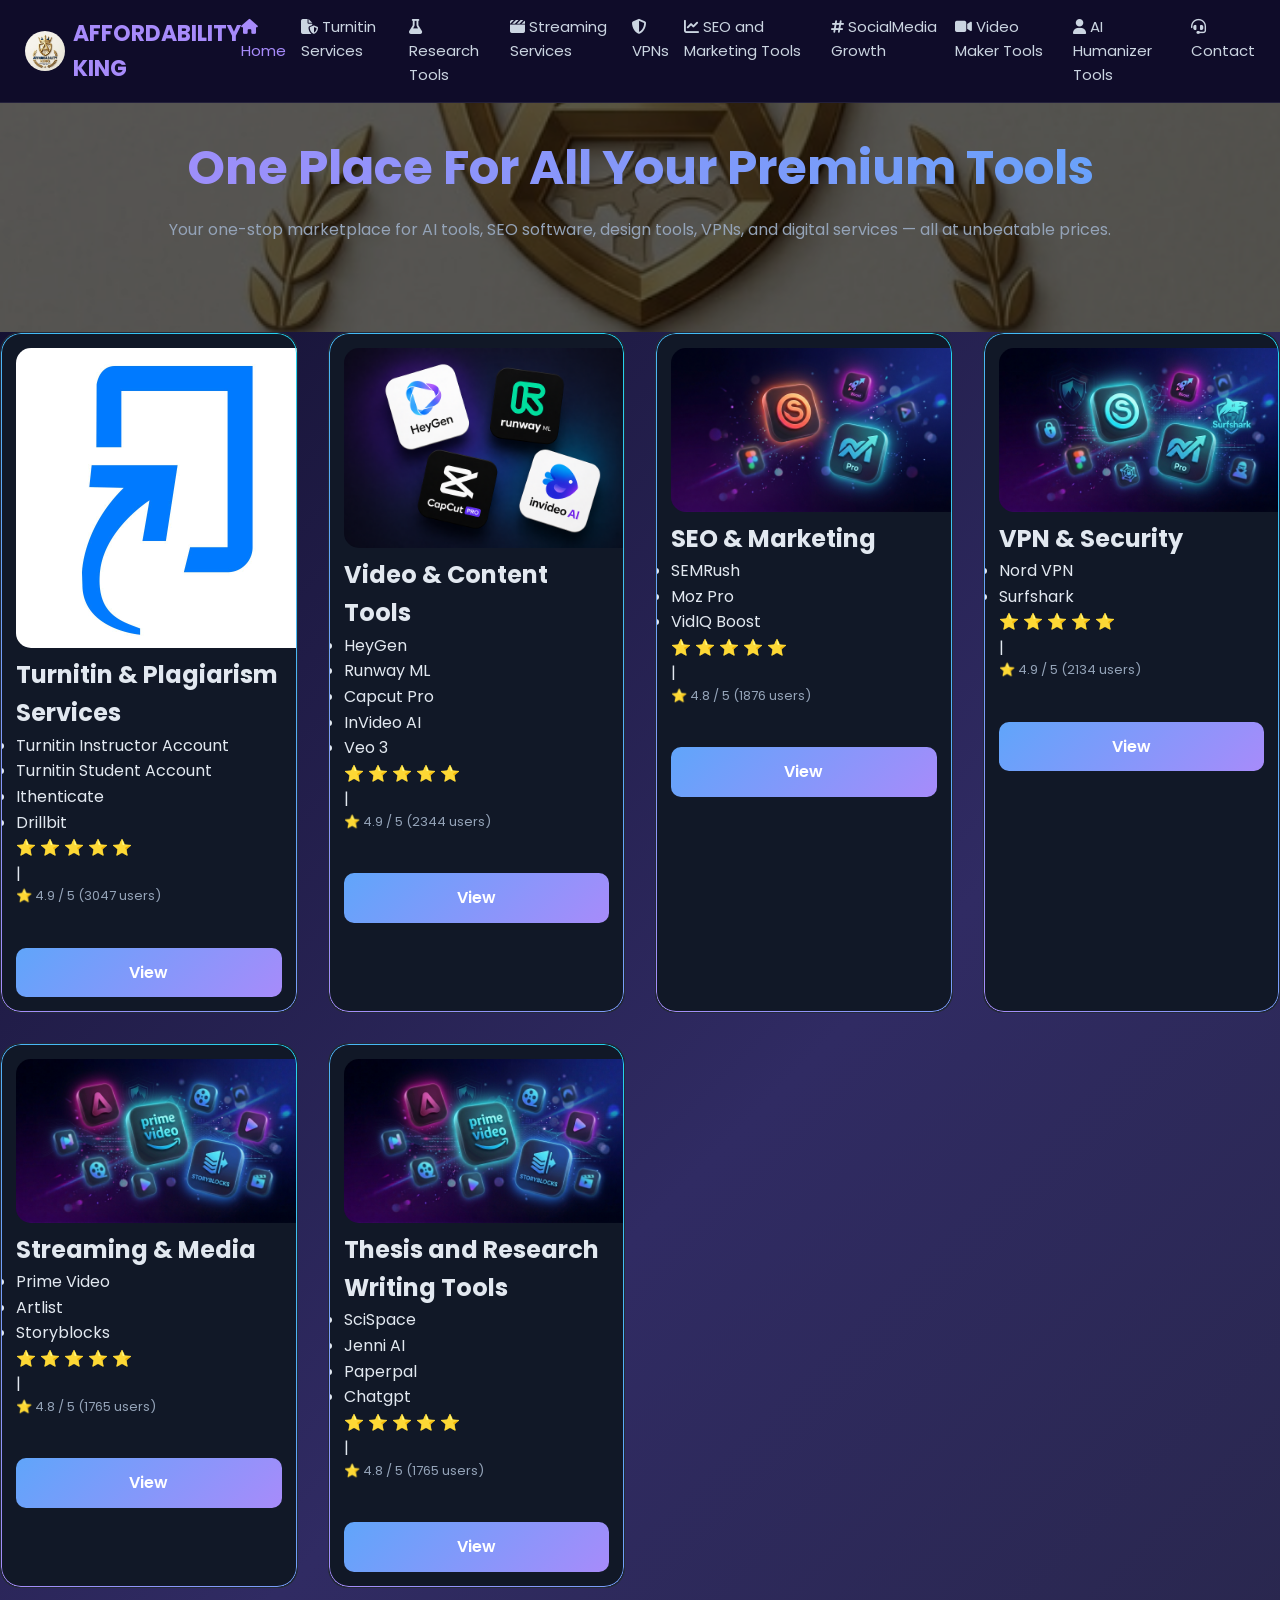
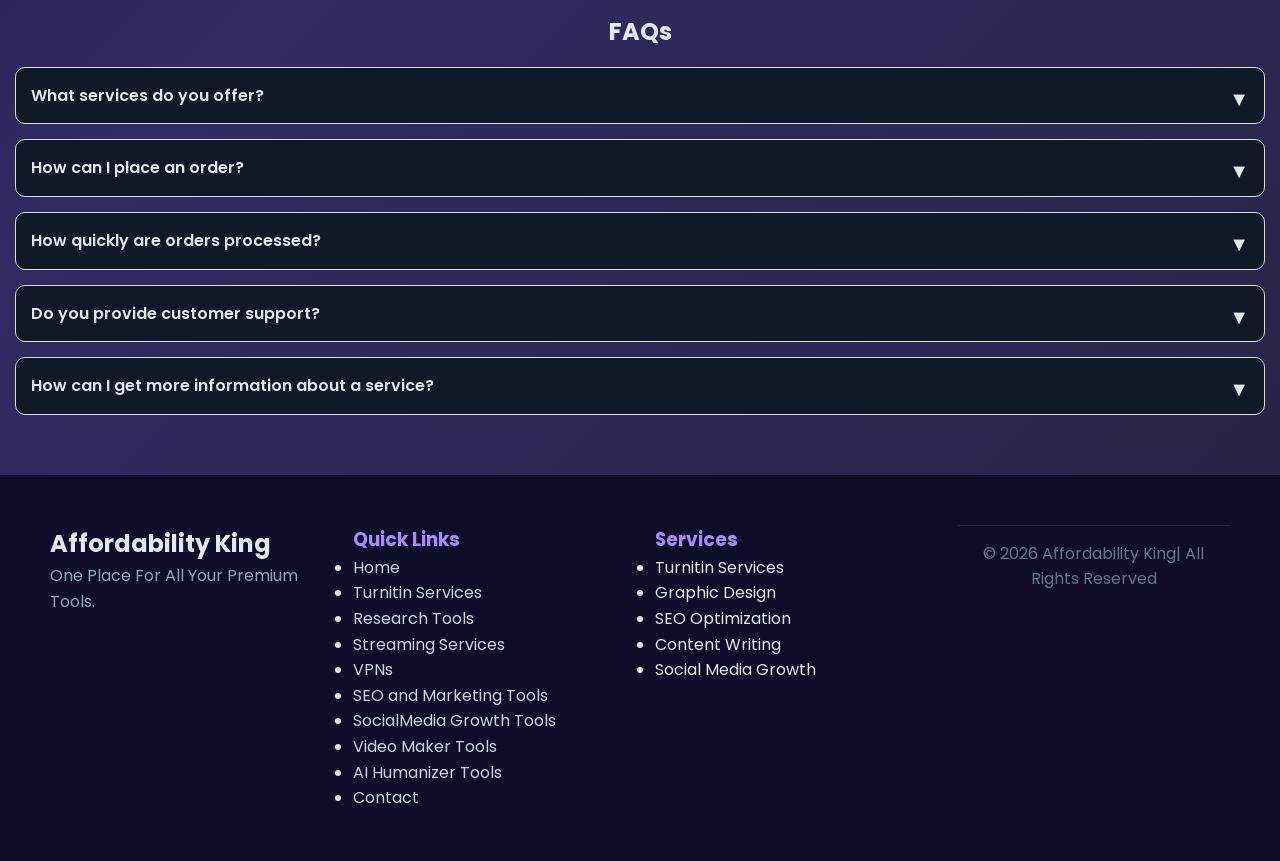
<file: index.html>
<!DOCTYPE html>
<html lang="en">
<head>
<meta charset="UTF-8">
<meta name="viewport" content="width=device-width, initial-scale=1.0">

<title>AFFORDABILITY KING | ONE PLACE FOR ALL YOUR PREMIUM TOOLS</title>

<meta name="description" content="Affordability King is the best platform to buy premium AI tools, SEO tools, VPNs, video editing software, and digital services at the lowest prices in Pakistan. Get ChatGPT Plus, Gemini Pro, Canva Pro, Adobe Creative Cloud, and more with affordable plans.">

<meta name="keywords" content="buy AI tools cheap Pakistan, ChatGPT Plus cheap, Gemini Pro price Pakistan, SEO tools cheap, VPN cheap Pakistan, Adobe Creative Cloud cheap, AI tools marketplace, buy premium accounts cheap, affordability king">
<meta name="robots" content="index, follow">

<link rel="icon" type="jpg" href="favicon.jpg">

<link rel="stylesheet" href="style.css">
<link href="https://fonts.googleapis.com/css2?family=Poppins&display=swap" rel="stylesheet">
<link rel="stylesheet" href="https://cdnjs.cloudflare.com/ajax/libs/font-awesome/6.5.0/css/all.min.css">
</head>

<body>

<!-- ===== HEADER ===== -->
<header class="header reveal-zoom">
   <h2 class="logo">
  <img src="favicon.jpg" alt="Digital World Forum Logo"></h2>
<h2 class="logo"> AFFORDABILITY KING</h2>
<div class="menu-toggle" onclick="toggleMenu(event)">
  <i class="fa-solid fa-bars"></i>
</div>

<nav id="navMenu">
  <a href="index.html" class="active"><i class="fa-solid fa-house"></i> Home</a>

  <a href="turnitin.html"><i class="fa-solid fa-file-shield"></i> Turnitin Services</a>
    <a href="research.html"><i class="fa-solid fa-flask"></i> Research Tools</a>
  
  <a href="streaming-services.html" ><i class="fa-solid fa-clapperboard"></i> Streaming Services</a>
  <a href="vpn.html" ><i class="fa-solid fa-shield-halved"></i> VPNs</a>
          <a href="seo.html"><i class="fa-solid fa-chart-line"></i> SEO and Marketing Tools</a>
  <a href="socialmedia.html"><i class="fa-solid fa-hashtag"></i> SocialMedia Growth</a>
  <a href="videotools.html" ><i class="fa-solid fa-video"></i> Video Maker Tools</a>
  
  
    <a href="ai.html" ><i class="fa-solid fa-user"></i> AI Humanizer Tools</a>
  <a href="contact.html"><i class="fa-solid fa-headset"></i> Contact</a>
</nav>

<!-- OVERLAY -->
<div id="overlay" onclick="closeMenu()"></div>

</header>

<!-- ===== HERO ===== -->
<section class="hero reveal">
<h1>One Place For All Your Premium Tools</h1>
<p>Your one-stop marketplace for AI tools, SEO software, design tools, VPNs, and digital services — all at unbeatable prices.</p>
</section>

<!-- ===== CATEGORIES ===== -->
<section class="grid">
  
  
<div class="card reveal-left">
  <img src="turnitin.jpg" style="hight:200px; width:300px; border-radius:15px;">
<h2>Turnitin & Plagiarism Services</h2>
<ul>
    <li>Turnitin Instructor Account</li>
    <li>Turnitin Student Account</li>
    <li>Ithenticate</li>
    <li>Drillbit</li>
</ul>

<div class="rating-box" data-users="3047" data-avg="4.9" data-tool="tool-y">
<div class="stars">
    <span data-value="1">⭐</span>
    <span data-value="2">⭐</span>
    <span data-value="3">⭐</span>
    <span data-value="4">⭐</span>
    <span data-value="5">⭐</span>
  </div>
  |
 <br>
  <p class="result"></p>

</div>
<br>
<a href="turnitin.html">View</a>
</div>



<div class="card reveal-right">
  <img src="video.png" style="hight:200px; width:300px; border-radius:15px;">
<h2>Video & Content Tools</h2>
<ul>
    <li>HeyGen</li>
    <li>Runway ML</li>
    <li>Capcut Pro</li>
    <li>InVideo AI</li>
    <li>Veo 3</li>
</ul>

<div class="rating-box" data-users="2344" data-avg="4.9" data-tool="tool-1">
<div class="stars">
    <span data-value="1">⭐</span>
    <span data-value="2">⭐</span>
    <span data-value="3">⭐</span>
    <span data-value="4">⭐</span>
    <span data-value="5">⭐</span>
  </div>
  |
 <br>
  <p class="result"></p>

</div>
<br>
<a href="videotools.html" class="btn">View</a>
</div>



<div class="card reveal-left">
    <img src="seo.png" style="hight:200px; width:300px; border-radius:15px;">
<h2>SEO & Marketing</h2>
<ul>
    <li>SEMRush</li>
    <li>Moz Pro</li>
    <li>VidIQ Boost</li>
   
</ul>

<div class="rating-box" data-users="1876" data-avg="4.8" data-tool="tool-3">
<div class="stars">
    <span data-value="1">⭐</span>
    <span data-value="2">⭐</span>
    <span data-value="3">⭐</span>
    <span data-value="4">⭐</span>
    <span data-value="5">⭐</span>
  </div>
  |
 <br>
  <p class="result"></p>

</div>
<br>
<a href="seo.html" class="btn">View</a>
</div>

<div class="card reveal-right">
    <img src="vpn.png" style="hight:200px; width:300px; border-radius:15px;">
<h2>VPN & Security</h2>
<ul>
    <li>Nord VPN</li>
    <li>Surfshark</li>
    
</ul>

<div class="rating-box" data-users="2134" data-avg="4.9" data-tool="tool-4">
<div class="stars">
    <span data-value="1">⭐</span>
    <span data-value="2">⭐</span>
    <span data-value="3">⭐</span>
    <span data-value="4">⭐</span>
    <span data-value="5">⭐</span>
  </div>
  |
 <br>
  <p class="result"></p>

</div>
<br>
<a href="vpn.html" class="btn">View</a>
</div>

<div class="card reveal-left">
    <img src="movie.png" style="hight:200px; width:300px; border-radius:15px;">
<h2>Streaming & Media</h2>
<ul>
    <li>Prime Video</li>
    <li>Artlist</li>
    <li>Storyblocks</li>
    
</ul>

<div class="rating-box" data-users="1765" data-avg="4.8" data-tool="tool-5">
<div class="stars">
    <span data-value="1">⭐</span>
    <span data-value="2">⭐</span>
    <span data-value="3">⭐</span>
    <span data-value="4">⭐</span>
    <span data-value="5">⭐</span>
  </div>
  |
 <br>
  <p class="result"></p>

</div>
<br>
<a href="streaming-services.html" class="btn">View</a>
</div>


<div class="card reveal-right">
    <img src="movie.png" style="hight:200px; width:300px; border-radius:15px;">
<h2>Thesis and Research Writing Tools</h2>
<ul>
    <li>SciSpace</li>
    <li>Jenni AI</li>
    <li>Paperpal</li>
    <li>Chatgpt</li>
</ul>
<div class="rating-box" data-users="1765" data-avg="4.8" data-tool="tool-5">
<div class="stars">
    <span data-value="1">⭐</span>
    <span data-value="2">⭐</span>
    <span data-value="3">⭐</span>
    <span data-value="4">⭐</span>
    <span data-value="5">⭐</span>
  </div>
  |
 <br>
  <p class="result"></p>

</div>
<br>
<a href="research.html" class="btn">View</a>
</div>

</section>
<br>
<!-- ===== SEO CONTENT SECTION ===== -->
<section class="section reveal-left">
    
      <h2 style="text-align:center;">FAQs</h2>
<details class="faq-item">
    <summary>What services do you offer?</summary>
    <p>
        We provide a variety of digital services, including streaming subscriptions, VPN solutions, academic tools, social media growth services, and more.
    </p>
</details>

<details class="faq-item">
    <summary>How can I place an order?</summary>
    <p>
        Simply choose the service you need, follow the instructions provided, and contact us if you require any assistance during the process.
    </p>
</details>

<details class="faq-item">
    <summary>How quickly are orders processed?</summary>
    <p>
        Most orders are processed shortly after confirmation, although delivery times may vary depending on the selected service.
    </p>
</details>

<details class="faq-item">
    <summary>Do you provide customer support?</summary>
    <p>
        Yes, our support team is available to assist you with inquiries, order updates, and service-related questions.
    </p>
</details>

<details class="faq-item">
    <summary>How can I get more information about a service?</summary>
    <p>
        You can explore the relevant service pages or contact our team directly for additional details and guidance.
    </p>
</details>

</section>

<!-- ===== FOOTER ===== -->
<footer class="footer">

<div class="footer-container">

  <!-- BRAND -->
  <div class="footer-col">
    <h2>Affordability King</h2>
    <p>One Place For All Your Premium Tools.</p>
  </div>

  <!-- QUICK LINKS -->
  <div class="footer-col">
    <h3>Quick Links</h3>
    <ul>
      <li><a href="index.html" class="active">Home</a></li>
     
      <li><a href="turnitin.html">Turnitin Services</a></li>
       <li><a href="research.html">Research Tools</a></li>
        <li><a href="streaming-services.html">Streaming Services</a></li>
         <li><a href="vpn.html">VPNs</a></li>
          <li><a href="seo.html">SEO and Marketing Tools</a></li>
      <li><a href="turnitin.html">SocialMedia Growth Tools</a></li>
       <li><a href="videotools.html">Video Maker Tools</a></li>
        <li><a href="ai.html">AI Humanizer Tools</a></li>
      <li><a href="contact.html">Contact</a></li>
    </ul>
  </div>

  <!-- SERVICES -->
  <div class="footer-col">
    <h3>Services</h3>
    <ul>
      <li>Turnitin Services</li>
      <li>Graphic Design</li>
      <li>SEO Optimization</li>
      <li>Content Writing</li>
      <li>Social Media Growth</li>
    </ul>
  </div>
<div class="footer-bottom">
<p>© 2026 Affordability King| All Rights Reserved</p>
</div>
</footer>


<script src="script.js"></script>
</body>
</html>
</file>
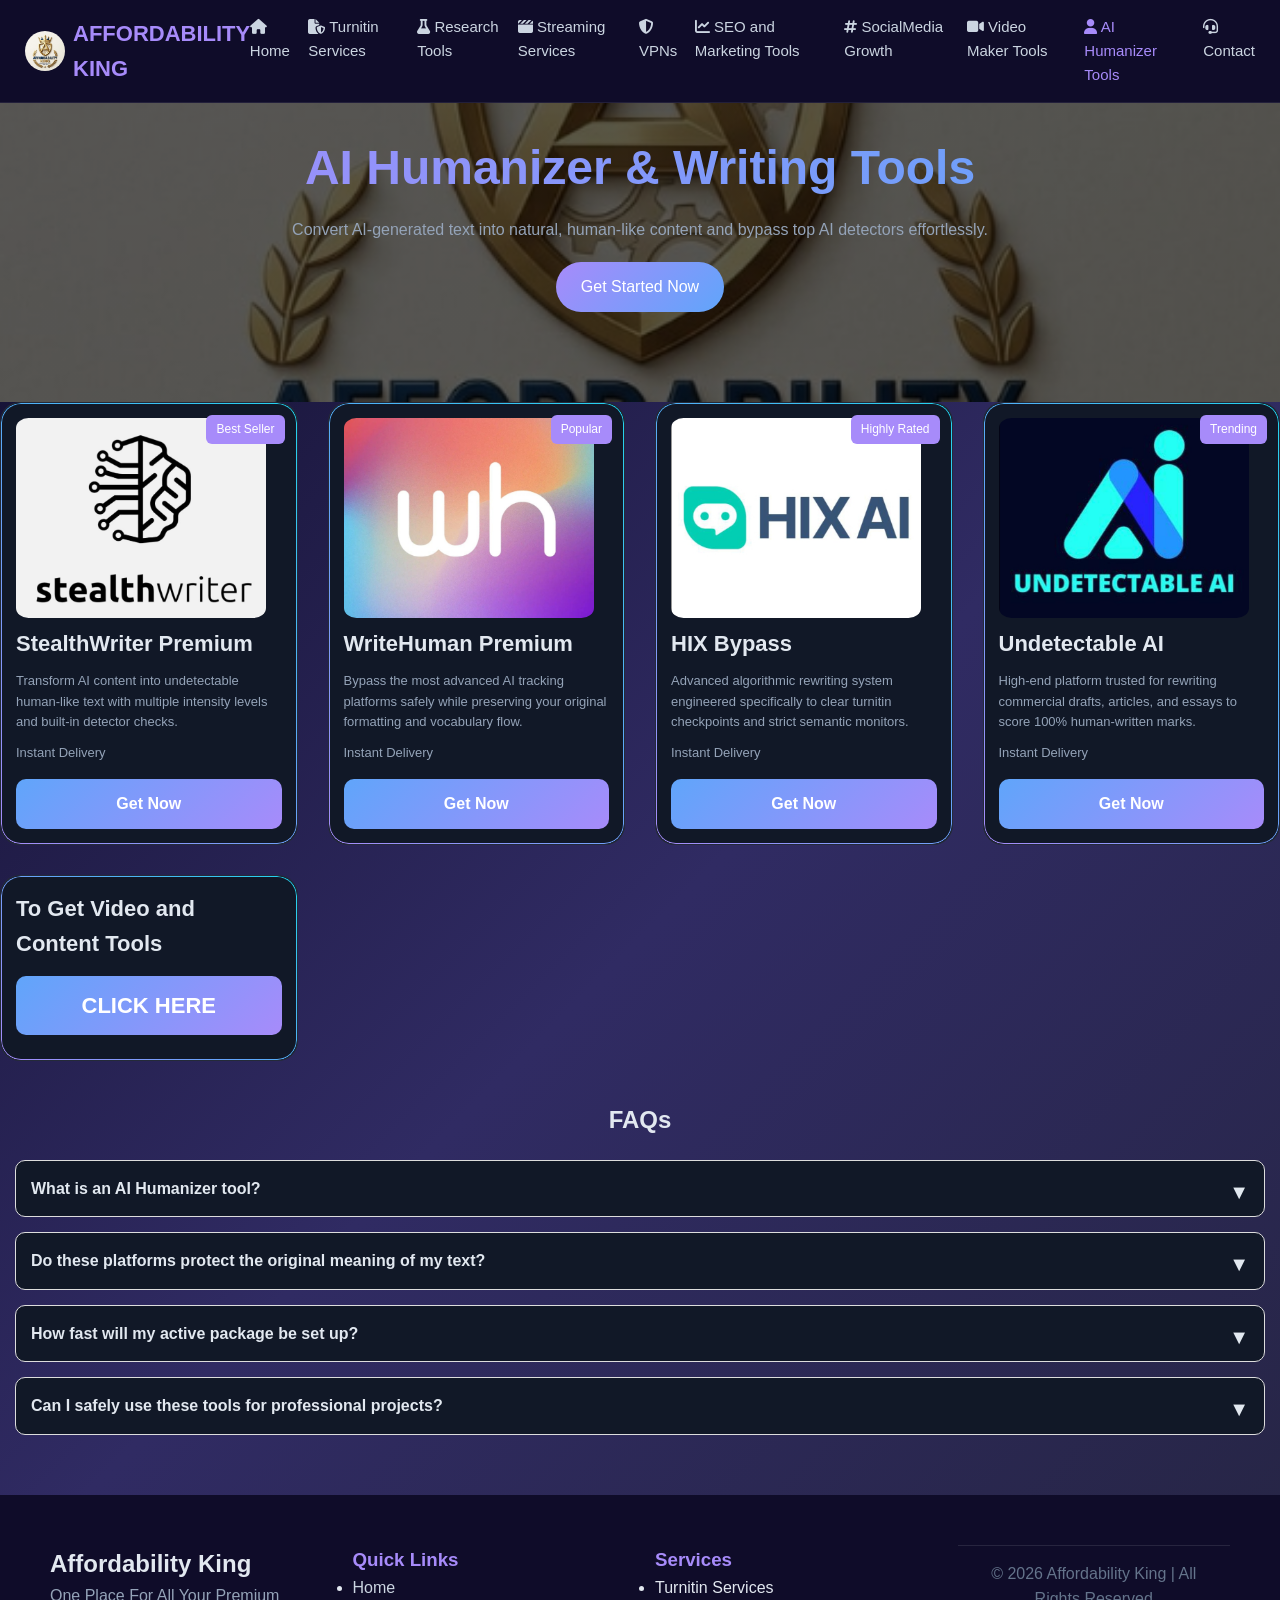
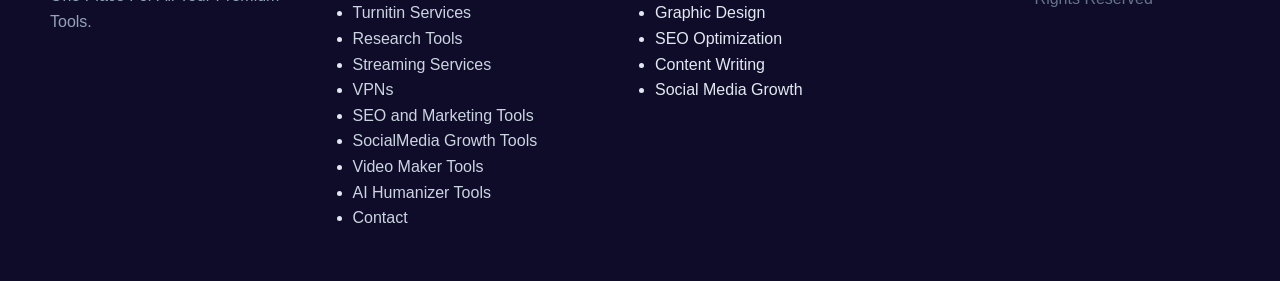
<file: ai.html>
<!DOCTYPE html>
<html lang="en">
<head>
<meta charset="UTF-8">
<meta name="viewport" content="width=device-width, initial-scale=1.0">
<title>AI Humanizer Tools | Affordability King</title>
<meta name="description" content="Affordable premium AI Humanizer and Content Writing tools in Pakistan. Bypass AI detection seamlessly.">
<meta name="keywords" content="StealthWriter Premium, WriteHuman, HIX Bypass, Undetectable AI, AI Humanizer, Affordability King">
<meta name="robots" content="index,follow">
<link rel="stylesheet" href="https://cdnjs.cloudflare.com/ajax/libs/font-awesome/6.5.2/css/all.min.css">
<link rel="stylesheet" href="style.css">
<link rel="icon" href="favicon.jpg">
</head>
<body>

<header class="header reveal-zoom">
  <h2 class="logo">
    <img src="favicon.jpg" alt="Digital World Forum Logo">
  </h2>
  <h2 class="logo">AFFORDABILITY KING</h2>
  <div class="menu-toggle" onclick="toggleMenu(event)">
    <i class="fa-solid fa-bars"></i>
  </div>

  <nav id="navMenu">
    <a href="index.html"><i class="fa-solid fa-house"></i> Home</a>
    <a href="turnitin.html"><i class="fa-solid fa-file-shield"></i> Turnitin Services</a>
    <a href="research.html"><i class="fa-solid fa-flask"></i> Research Tools</a>
    <a href="streaming-services.html"><i class="fa-solid fa-clapperboard"></i> Streaming Services</a>
    <a href="vpn.html"><i class="fa-solid fa-shield-halved"></i> VPNs</a>
            <a href="seo.html"><i class="fa-solid fa-chart-line"></i> SEO and Marketing Tools</a>
    <a href="socialmedia.html"><i class="fa-solid fa-hashtag"></i> SocialMedia Growth</a>
    <a href="videotools.html"><i class="fa-solid fa-video"></i> Video Maker Tools</a>
    <a href="ai.html" class="active"><i class="fa-solid fa-user"></i> AI Humanizer Tools</a>
    <a href="contact.html"><i class="fa-solid fa-headset"></i> Contact</a>
  </nav>

  <!-- OVERLAY -->
  <div id="overlay" onclick="closeMenu()"></div>
</header>

<!-- HERO SECTION -->
<section class="hero reveal">
  <h1>AI Humanizer & Writing Tools</h1>
  <p>Convert AI-generated text into natural, human-like content and bypass top AI detectors effortlessly.</p>
  <a href="https://wa.me/923186511152" class="btn">Get Started Now</a>
</section>

<!-- GRID SECTION FOR AI HUMANIZER TOOLS -->
<section class="grid">

  <!-- StealthWriter Premium -->
  <div class="card reveal-left">
    <img src="stealth.jpg" alt="StealthWriter Premium" style="height:200px; width:250px; border-radius:5%; object-fit: cover;">
    <span class="badge">Best Seller</span>
    <h3>StealthWriter Premium</h3>
    <p>Transform AI content into undetectable human-like text with multiple intensity levels and built-in detector checks.</p>
    <p class="price">Instant Delivery</p>
    <a href="https://wa.me/923186511152?text=Hi, I want to buy StealthWriter Premium">Get Now</a>
  </div>

  <!-- WriteHuman -->
  <div class="card reveal-right">
    <img src="wh.jpg" alt="WriteHuman Premium" style="height:200px; width:250px; border-radius:5%; object-fit: cover;">
    <span class="badge">Popular</span>
    <h3>WriteHuman Premium</h3>
    <p>Bypass the most advanced AI tracking platforms safely while preserving your original formatting and vocabulary flow.</p>
    <p class="price">Instant Delivery</p>
    <a href="https://wa.me/923186511152?text=Hi, I want to buy WriteHuman Premium">Get Now</a>
  </div>

  <!-- HIX Bypass -->
  <div class="card reveal-zoom">
    <img src="hix.jpg" alt="HIX Bypass" style="height:200px; width:250px; border-radius:5%; object-fit: cover;">
    <span class="badge">Highly Rated</span>
    <h3>HIX Bypass</h3>
    <p>Advanced algorithmic rewriting system engineered specifically to clear turnitin checkpoints and strict semantic monitors.</p>
    <p class="price">Instant Delivery</p>
    <a href="https://wa.me/923186511152?text=Hi, I want to buy HIX Bypass">Get Now</a>
  </div>

  <!-- Undetectable AI -->
  <div class="card reveal-rotate">
    <img src="uai.jpg" alt="Undetectable AI" style="height:200px; width:250px; border-radius:5%; object-fit: cover;">
    <span class="badge">Trending</span>
    <h3>Undetectable AI</h3>
    <p>High-end platform trusted for rewriting commercial drafts, articles, and essays to score 100% human-written marks.</p>
    <p class="price">Instant Delivery</p>
    <a href="https://wa.me/923186511152?text=Hi, I want to buy Undetectable AI">Get Now</a>
  </div>

<div class="card reveal-left">
    <h3>To Get Video and Content Tools <a href="videotools.html">CLICK HERE</a></h3></div>

</section>

<!-- FAQS SECTION -->
<section class="section reveal-right">
  <h2 style="text-align:center; margin-top: 40px; margin-bottom: 20px;">FAQs</h2>
  
  <details class="faq-item">
    <summary>What is an AI Humanizer tool?</summary>
    <p>
      AI Humanizer tools adjust the structural layout, phrasing variations, and rhythm of AI-generated text so it sounds authentic to readers and smoothly clears digital AI checks.
    </p>
  </details>

  <details class="faq-item">
    <summary>Do these platforms protect the original meaning of my text?</summary>
    <p>
      Yes, all our featured choices (like StealthWriter and HIX Bypass) focus strictly on rewriting sentences to clear tracking tools while preserving your primary arguments and data metrics intact.
    </p>
  </details>

  <details class="faq-item">
    <summary>How fast will my active package be set up?</summary>
    <p>
      Once payment status verification is confirmed via our WhatsApp workspace, your credentials or setup guide will be forwarded with absolute instant delivery.
    </p>
  </details>

  <details class="faq-item">
    <summary>Can I safely use these tools for professional projects?</summary>
    <p>
      Absolutely. These platforms are optimal for content creators, copywriters, and developers who need clear, humanized, and highly optimized content layout structures.
    </p>
  </details>
</section>

<!-- ===== FOOTER ===== -->
<footer class="footer">

<div class="footer-container">

  <!-- BRAND -->
  <div class="footer-col">
    <h2>Affordability King</h2>
    <p>One Place For All Your Premium Tools.</p>
  </div>

  <!-- QUICK LINKS -->
 <div class="footer-col">
    <h3>Quick Links</h3>
    <ul>
      <li><a href="index.html" class="active">Home</a></li>
     
      <li><a href="turnitin.html">Turnitin Services</a></li>
       <li><a href="research.html">Research Tools</a></li>
        <li><a href="streaming-services.html">Streaming Services</a></li>
         <li><a href="vpn.html">VPNs</a></li>
          <li><a href="seo.html">SEO and Marketing Tools</a></li>
      <li><a href="socialmedia.html">SocialMedia Growth Tools</a></li>
       <li><a href="videotools.html">Video Maker Tools</a></li>
        <li><a href="ai.html">AI Humanizer Tools</a></li>
      <li><a href="contact.html">Contact</a></li>
    </ul>
  </div>

  <!-- SERVICES -->
  <div class="footer-col">
    <h3>Services</h3>
    <ul>
      <li>Turnitin Services</li>
      <li>Graphic Design</li>
      <li>SEO Optimization</li>
      <li>Content Writing</li>
      <li>Social Media Growth</li>
    </ul>
  </div>
<div class="footer-bottom">
<p>© 2026 Affordability King | All Rights Reserved</p>
</div>
</footer>

<script src="script.js"></script>
</body>
</html>
</file>
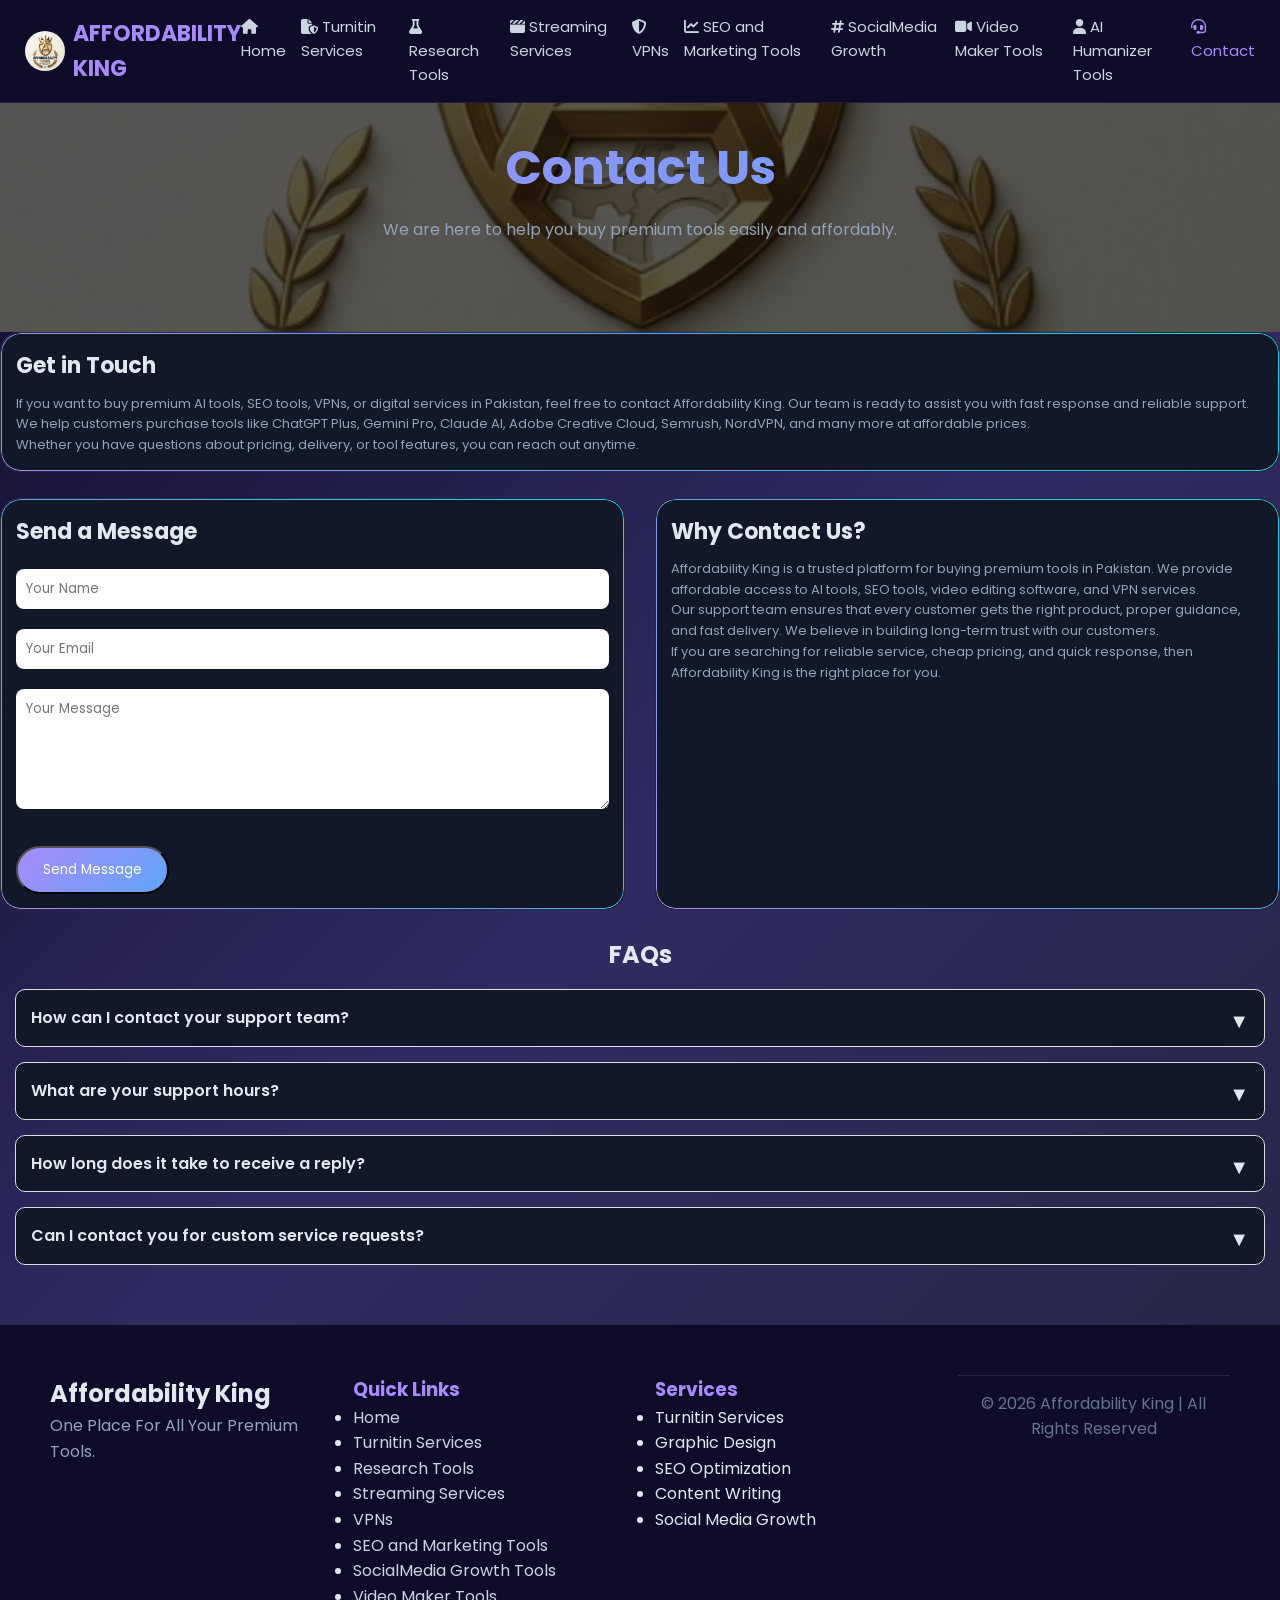
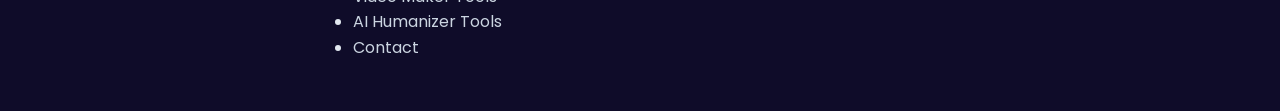
<file: contact.html>
<!DOCTYPE html>
<html lang="en">
<head>
<meta charset="UTF-8">
<meta name="viewport" content="width=device-width, initial-scale=1.0">

<title>CONTACT DIGITAL | BUY AI TOOLS IN PAKISTAN | SUPPORT & ORDERS</title>

<meta name="description" content="Contact Affordability King to buy premium AI tools in Pakistan. Get support for ChatGPT Plus, Gemini Pro, SEO tools, VPNs, and digital services. Fast response and reliable service.">

<meta name="keywords" content="contact AI tools Pakistan, buy ChatGPT Plus Pakistan contact, AI tools support Pakistan, SEO tools help, VPN support Pakistan, Affordability King, buy premium tools Pakistan">
<meta name="robots" content="index, follow">

<link rel="icon" type="jpg" href="favicon.jpg">
<link rel="stylesheet" href="style.css">
<link href="https://fonts.googleapis.com/css2?family=Poppins&display=swap" rel="stylesheet">
<link rel="stylesheet" href="https://cdnjs.cloudflare.com/ajax/libs/font-awesome/6.5.0/css/all.min.css">
</head>

<body>

<!-- ===== HEADER ===== -->
<header class="header reveal-zoom">
   <h2 class="logo">
  <img src="favicon.jpg" alt="Digital World Forum Logo"></h2>
<h2 class="logo"> AFFORDABILITY KING</h2>
<div class="menu-toggle" onclick="toggleMenu(event)">
  <i class="fa-solid fa-bars"></i>
</div>

<nav id="navMenu">
  <a href="index.html" ><i class="fa-solid fa-house"></i> Home</a>

  <a href="turnitin.html"><i class="fa-solid fa-file-shield"></i> Turnitin Services</a>
    <a href="research.html"><i class="fa-solid fa-flask"></i> Research Tools</a>

  <a href="streaming-services.html" ><i class="fa-solid fa-clapperboard"></i> Streaming Services</a>
  <a href="vpn.html" ><i class="fa-solid fa-shield-halved"></i> VPNs</a>
          <a href="seo.html"><i class="fa-solid fa-chart-line"></i> SEO and Marketing Tools</a>
  <a href="socialmedia.html"><i class="fa-solid fa-hashtag"></i> SocialMedia Growth</a>
  <a href="videotools.html" ><i class="fa-solid fa-video"></i> Video Maker Tools</a>
  
  
    <a href="ai.html" ><i class="fa-solid fa-user"></i> AI Humanizer Tools</a>
  <a href="contact.html" class="active"><i class="fa-solid fa-headset"></i> Contact</a>
</nav>

<!-- OVERLAY -->
<div id="overlay" onclick="closeMenu()"></div>

</header>

<!-- ===== HERO ===== -->
<section class="hero reveal">
<h1>Contact Us</h1>
<p>We are here to help you buy premium tools easily and affordably.</p>
</section>

<!-- ===== CONTACT SECTION ===== -->
<section class="grid">

<div class="card reveal-left">
<h3>Get in Touch</h3>
<p>
If you want to buy premium AI tools, SEO tools, VPNs, or digital services in Pakistan, feel free to contact Affordability King. Our team is ready to assist you with fast response and reliable support.
</p>

<p>
We help customers purchase tools like ChatGPT Plus, Gemini Pro, Claude AI, Adobe Creative Cloud, Semrush, NordVPN, and many more at affordable prices.
</p>

<p>
Whether you have questions about pricing, delivery, or tool features, you can reach out anytime.
</p>
</div>



</section>
<br>
<!-- ===== CONTACT FORM ===== -->
<section class="grid reveal-right">

<div class="card">
<h3>Send a Message</h3>

<form action="https://formsubmit.co/affordabilityking@gmail.com" method="POST">

<input type="text" name="name" placeholder="Your Name" required style="width:100%;padding:10px;margin:10px 0;border-radius:8px;border:none;">

<input type="email" name="email" placeholder="Your Email" required style="width:100%;padding:10px;margin:10px 0;border-radius:8px;border:none;">

<textarea name="message" placeholder="Your Message" required style="width:100%;padding:10px;margin:10px 0;border-radius:8px;border:none;height:120px;"></textarea>

<input type="hidden" name="_captcha" value="false">

<button type="submit" class="btn">Send Message</button>

</form>

</div>

<div class="card reveal-left">
<h3>Why Contact Us?</h3>

<p>
Affordability King is a trusted platform for buying premium tools in Pakistan. We provide affordable access to AI tools, SEO tools, video editing software, and VPN services.
</p>

<p>
Our support team ensures that every customer gets the right product, proper guidance, and fast delivery. We believe in building long-term trust with our customers.
</p>

<p>
If you are searching for reliable service, cheap pricing, and quick response, then Affordability King is the right place for you.
</p>

</div>

</section>
<br>
<!-- ===== SEO CONTENT ===== -->
<section class="section reveal-right">
    
      <h2 style="text-align:center;">FAQs</h2>
    <details class="faq-item">
    <summary>How can I contact your support team?</summary>
    <p>
        You can reach our support team through the contact form, email, or any of our official communication channels listed on this page.
    </p>
</details>

<details class="faq-item">
    <summary>What are your support hours?</summary>
    <p>
        Our team strives to respond to all inquiries as quickly as possible. Response times may vary depending on the volume of requests.
    </p>
</details>

<details class="faq-item">
    <summary>How long does it take to receive a reply?</summary>
    <p>
        Most inquiries receive a response within a short period, although complex requests may require additional time.
    </p>
</details>

<details class="faq-item">
    <summary>Can I contact you for custom service requests?</summary>
    <p>
        Yes, feel free to get in touch if you have specific requirements or need assistance choosing the right service.
    </p>
</details>

</section>

<!-- ===== FOOTER ===== -->
<footer class="footer">

<div class="footer-container">

  <!-- BRAND -->
  <div class="footer-col">
    <h2>Affordability King</h2>
    <p>One Place For All Your Premium Tools.</p>
  </div>

  <!-- QUICK LINKS -->
 <div class="footer-col">
    <h3>Quick Links</h3>
    <ul>
      <li><a href="index.html" class="active">Home</a></li>
     
      <li><a href="turnitin.html">Turnitin Services</a></li>
       <li><a href="research.html">Research Tools</a></li>
        <li><a href="streaming-services.html">Streaming Services</a></li>
         <li><a href="vpn.html">VPNs</a></li>
          <li><a href="seo.html">SEO and Marketing Tools</a></li>
      <li><a href="turnitin.html">SocialMedia Growth Tools</a></li>
       <li><a href="videotools.html">Video Maker Tools</a></li>
        <li><a href="ai.html">AI Humanizer Tools</a></li>
      <li><a href="contact.html">Contact</a></li>
    </ul>
  </div>

  <!-- SERVICES -->
  <div class="footer-col">
    <h3>Services</h3>
    <ul>
      <li>Turnitin Services</li>
      <li>Graphic Design</li>
      <li>SEO Optimization</li>
      <li>Content Writing</li>
      <li>Social Media Growth</li>
    </ul>
  </div>
<div class="footer-bottom">
<p>© 2026 Affordability King | All Rights Reserved</p>
</div>
</footer>
<script src="script.js"></script>
</body>
</html>
</file>
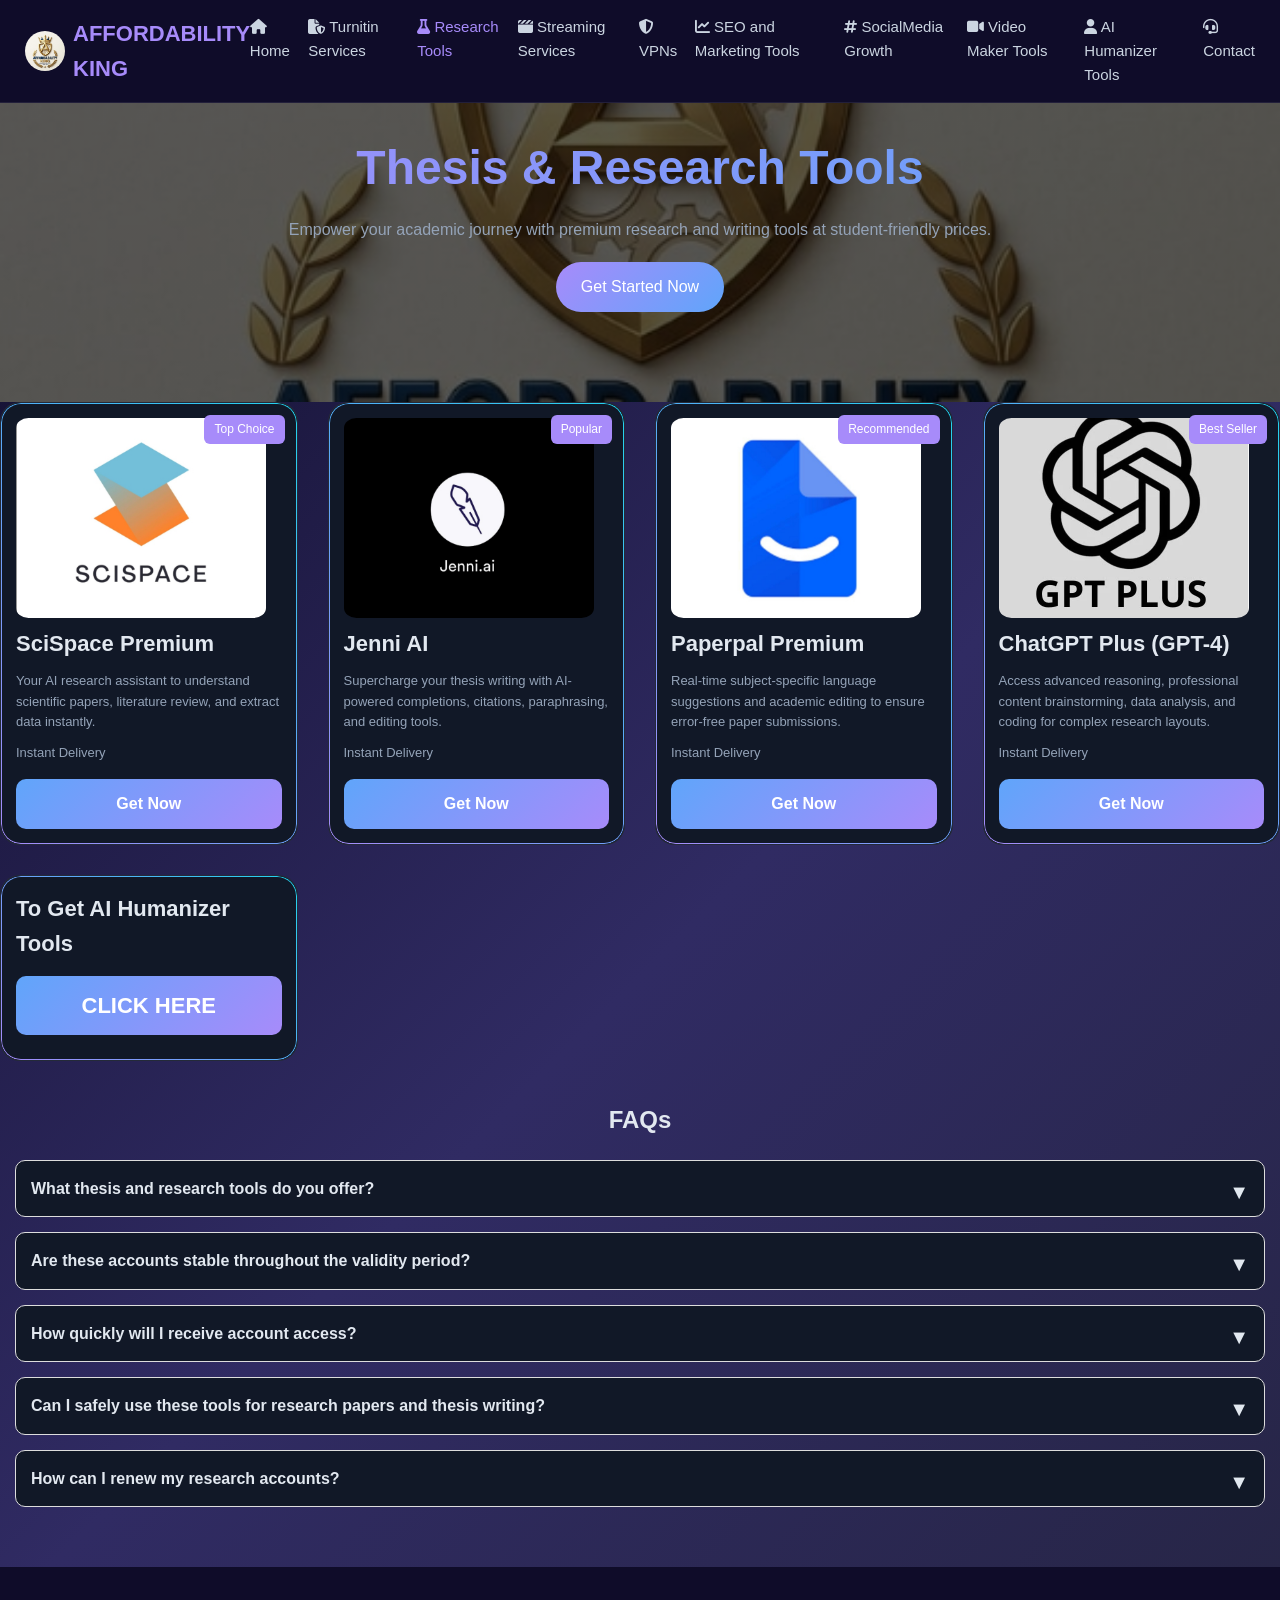
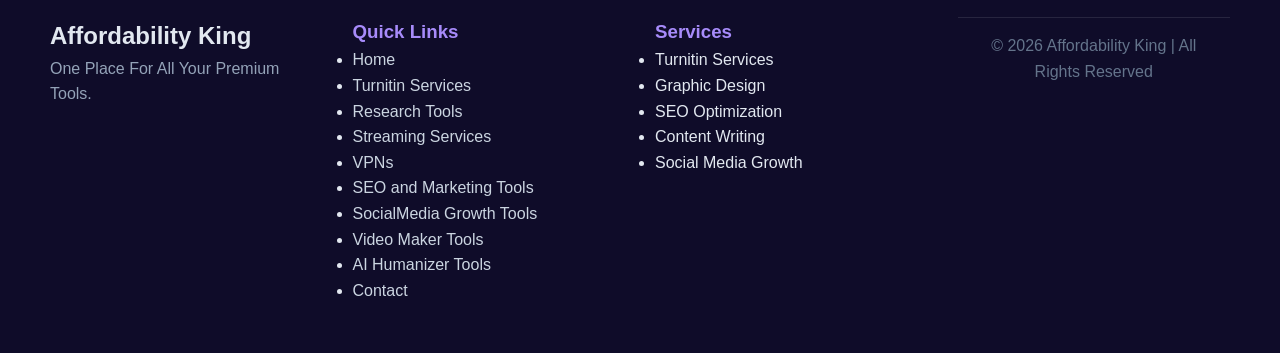
<file: research.html>
<!DOCTYPE html>
<html lang="en">
<head>
<meta charset="UTF-8">
<meta name="viewport" content="width=device-width, initial-scale=1.0">
<title>Thesis & Research Tools | Affordability King</title>
<meta name="description" content="Affordable premium thesis and research tool subscriptions in Pakistan. Boost your academic writing.">
<meta name="keywords" content="SciSpace, Jenni AI, Paperpal, ChatGPT Premium, Research Tools, Thesis Writing, Affordability King">
<meta name="robots" content="index,follow">
<link rel="stylesheet" href="https://cdnjs.cloudflare.com/ajax/libs/font-awesome/6.5.2/css/all.min.css">
<link rel="stylesheet" href="style.css">
<link rel="icon" href="favicon.jpg">
</head>
<body>

<header class="header reveal-zoom">
  <h2 class="logo">
    <img src="favicon.jpg" alt="Digital World Forum Logo">
  </h2>
  <h2 class="logo">AFFORDABILITY KING</h2>
  <div class="menu-toggle" onclick="toggleMenu(event)">
    <i class="fa-solid fa-bars"></i>
  </div>

  <nav id="navMenu">
    <a href="index.html"><i class="fa-solid fa-house"></i> Home</a>
    <a href="turnitin.html"><i class="fa-solid fa-file-shield"></i> Turnitin Services</a>
    <a href="research.html" class="active"><i class="fa-solid fa-flask"></i> Research Tools</a>
    <a href="streaming-services.html"><i class="fa-solid fa-clapperboard"></i> Streaming Services</a>
    <a href="vpn.html"><i class="fa-solid fa-shield-halved"></i> VPNs</a>
            <a href="seo.html"><i class="fa-solid fa-chart-line"></i> SEO and Marketing Tools</a>
    <a href="socialmedia.html"><i class="fa-solid fa-hashtag"></i> SocialMedia Growth</a>
    <a href="videotools.html"><i class="fa-solid fa-video"></i> Video Maker Tools</a>
    <a href="ai.html"><i class="fa-solid fa-user"></i> AI Humanizer Tools</a>
    <a href="contact.html"><i class="fa-solid fa-headset"></i> Contact</a>
  </nav>

  <!-- OVERLAY -->
  <div id="overlay" onclick="closeMenu()"></div>
</header>

<!-- HERO SECTION -->
<section class="hero reveal">
  <h1>Thesis & Research Tools</h1>
  <p>Empower your academic journey with premium research and writing tools at student-friendly prices.</p>
  <a href="https://wa.me/923186511152" class="btn">Get Started Now</a>
</section>

<!-- GRID SECTION FOR TOOLS -->
<section class="grid">

  <!-- SciSpace -->
  <div class="card reveal-left">
    <img src="scispace.jpg" alt="SciSpace Premium" style="height:200px; width:250px; border-radius:5%; object-fit: cover;">
    <span class="badge">Top Choice</span>
    <h3>SciSpace Premium</h3>
    <p>Your AI research assistant to understand scientific papers, literature review, and extract data instantly.</p>
    <p class="price">Instant Delivery</p>
    <a href="https://wa.me/923186511152?text=Hi, I want to buy SciSpace Premium">Get Now</a>
  </div>

  <!-- Jenni AI -->
  <div class="card reveal-right">
    <img src="jenni.jpg" alt="Jenni AI Premium" style="height:200px; width:250px; border-radius:5%; object-fit: cover;">
    <span class="badge">Popular</span>
    <h3>Jenni AI</h3>
    <p>Supercharge your thesis writing with AI-powered completions, citations, paraphrasing, and editing tools.</p>
    <p class="price">Instant Delivery</p>
    <a href="https://wa.me/923186511152?text=Hi, I want to buy Jenni AI Premium">Get Now</a>
  </div>

  <!-- Paperpal -->
  <div class="card reveal-zoom">
    <img src="paperpal.jpg" alt="Paperpal Premium" style="height:200px; width:250px; border-radius:5%; object-fit: cover;">
    <span class="badge">Recommended</span>
    <h3>Paperpal Premium</h3>
    <p>Real-time subject-specific language suggestions and academic editing to ensure error-free paper submissions.</p>
    <p class="price">Instant Delivery</p>
    <a href="https://wa.me/923186511152?text=Hi, I want to buy Paperpal Premium">Get Now</a>
  </div>

  <!-- ChatGPT Plus / Premium -->
  <div class="card reveal-rotate">
    <img src="chatgpt.jpg" alt="ChatGPT Plus Premium" style="height:200px; width:250px; border-radius:5%; object-fit: cover;">
    <span class="badge">Best Seller</span>
    <h3>ChatGPT Plus (GPT-4)</h3>
    <p>Access advanced reasoning, professional content brainstorming, data analysis, and coding for complex research layouts.</p>
    <p class="price">Instant Delivery</p>
    <a href="https://wa.me/923186511152?text=Hi, I want to buy ChatGPT Plus Premium">Get Now</a>
  </div>

<div class="card reveal-left">
    <h3>To Get AI Humanizer Tools <a href="ai.html">CLICK HERE</a></h3></div>

</section>

<!-- FAQS SECTION -->
<section class="section reveal-right">
  <h2 style="text-align:center; margin-top: 40px; margin-bottom: 20px;">FAQs</h2>
  
  <details class="faq-item">
    <summary>What thesis and research tools do you offer?</summary>
    <p>
      We offer premium academic tools including SciSpace Premium, Jenni AI, Paperpal Premium, and ChatGPT Plus (GPT-4) to streamline your literature review and content writing tasks.
    </p>
  </details>

  <details class="faq-item">
    <summary>Are these accounts stable throughout the validity period?</summary>
    <p>
      Yes, all premium accounts are fully stable and guaranteed to run smoothly during your entire subscription timeline without data issues.
    </p>
  </details>

  <details class="faq-item">
    <summary>How quickly will I receive account access?</summary>
    <p>
      Once payment confirmation is received on WhatsApp, our system processes your setup for immediate instant delivery.
    </p>
  </details>

  <details class="faq-item">
    <summary>Can I safely use these tools for research papers and thesis writing?</summary>
    <p>
      Absolutely. These platforms are designed specifically to support references, editing, and literature mapping safely under standard academic guidelines.
    </p>
  </details>

  <details class="faq-item">
    <summary>How can I renew my research accounts?</summary>
    <p>
      You can ping us directly on WhatsApp before your subscription cycle ends to secure continuous, uninterrupted access to your active workspaces.
    </p>
  </details>
</section>

<!-- ===== FOOTER ===== -->
<footer class="footer">

<div class="footer-container">

  <!-- BRAND -->
  <div class="footer-col">
    <h2>Affordability King</h2>
    <p>One Place For All Your Premium Tools.</p>
  </div>

  <!-- QUICK LINKS -->
 <div class="footer-col">
    <h3>Quick Links</h3>
    <ul>
      <li><a href="index.html" class="active">Home</a></li>
     
      <li><a href="turnitin.html">Turnitin Services</a></li>
       <li><a href="research.html">Research Tools</a></li>
        <li><a href="streaming-services.html">Streaming Services</a></li>
         <li><a href="vpn.html">VPNs</a></li>
          <li><a href="seo.html">SEO and Marketing Tools</a></li>
      <li><a href="socialmedia.html">SocialMedia Growth Tools</a></li>
       <li><a href="videotools.html">Video Maker Tools</a></li>
        <li><a href="ai.html">AI Humanizer Tools</a></li>
      <li><a href="contact.html">Contact</a></li>
    </ul>
  </div>

  <!-- SERVICES -->
  <div class="footer-col">
    <h3>Services</h3>
    <ul>
      <li>Turnitin Services</li>
      <li>Graphic Design</li>
      <li>SEO Optimization</li>
      <li>Content Writing</li>
      <li>Social Media Growth</li>
    </ul>
  </div>
<div class="footer-bottom">
<p>© 2026 Affordability King | All Rights Reserved</p>
</div>
</footer>
<script src="script.js"></script>
</body>
</html>
</file>
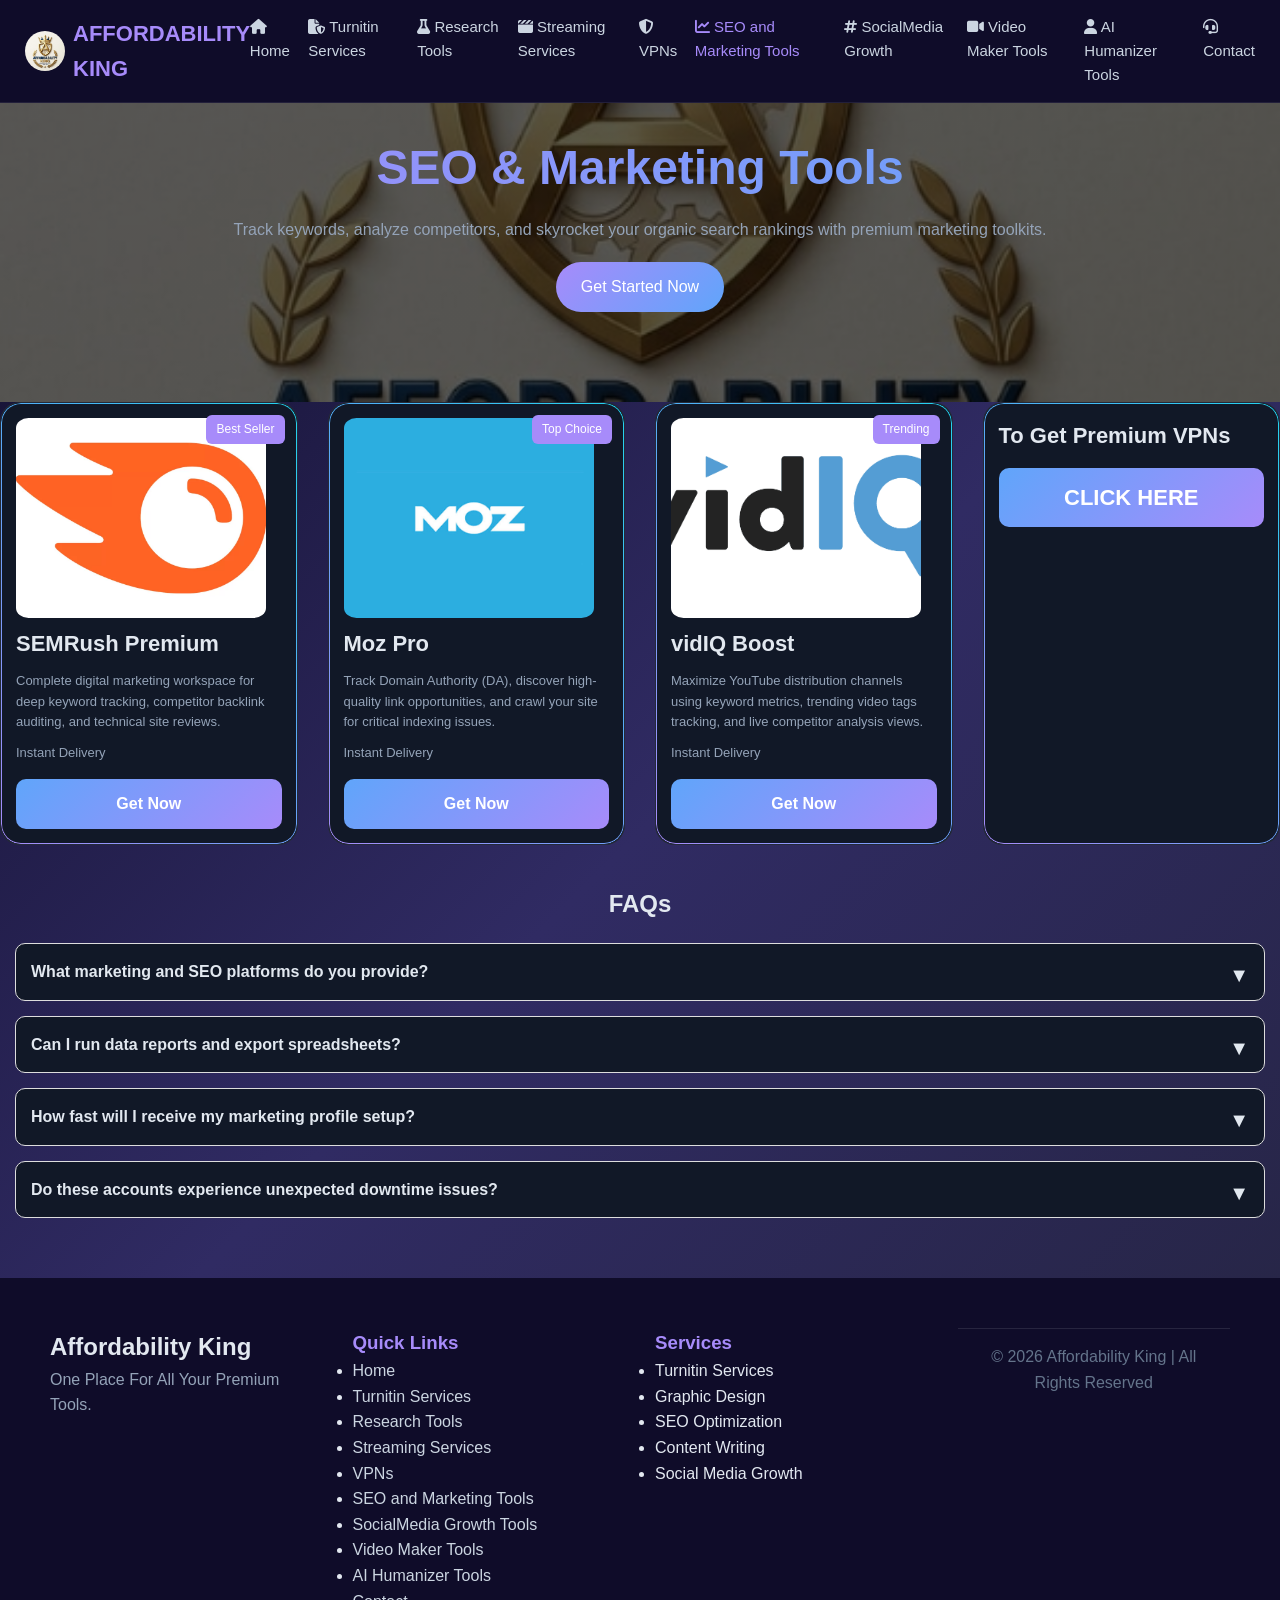
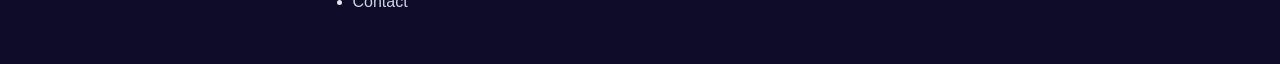
<file: seo.html>
<!DOCTYPE html>
<html lang="en">
<head>
<meta charset="UTF-8">
<meta name="viewport" content="width=device-width, initial-scale=1.0">
<title>SEO & Marketing Tools | Affordability King</title>
<meta name="description" content="Affordable premium SEO and digital marketing tools in Pakistan. Rank higher on Google and YouTube.">
<meta name="keywords" content="SEMRush Premium, Moz Pro, vidIQ Boost, SEO Tools, Digital Marketing, Affordability King">
<meta name="robots" content="index,follow">
<link rel="stylesheet" href="https://cdnjs.cloudflare.com/ajax/libs/font-awesome/6.5.2/css/all.min.css">
<link rel="stylesheet" href="style.css">
<link rel="icon" href="favicon.jpg">
</head>
<body>

<header class="header reveal-zoom">
  <h2 class="logo">
    <img src="favicon.jpg" alt="Digital World Forum Logo">
  </h2>
  <h2 class="logo">AFFORDABILITY KING</h2>
  <div class="menu-toggle" onclick="toggleMenu(event)">
    <i class="fa-solid fa-bars"></i>
  </div>

  <nav id="navMenu">
    <a href="index.html"><i class="fa-solid fa-house"></i> Home</a>
    <a href="turnitin.html"><i class="fa-solid fa-file-shield"></i> Turnitin Services</a>
    <a href="research.html"><i class="fa-solid fa-flask"></i> Research Tools</a>
    <a href="streaming-services.html"><i class="fa-solid fa-clapperboard"></i> Streaming Services</a>
    <a href="vpn.html"><i class="fa-solid fa-shield-halved"></i> VPNs</a>
        <a href="seo.html" class="active"><i class="fa-solid fa-chart-line"></i> SEO and Marketing Tools</a>
    <a href="socialmedia.html"><i class="fa-solid fa-hashtag"></i> SocialMedia Growth</a>
    <a href="videotools.html"><i class="fa-solid fa-video"></i> Video Maker Tools</a>
    <a href="ai.html"><i class="fa-solid fa-user"></i> AI Humanizer Tools</a>
    <a href="contact.html"><i class="fa-solid fa-headset"></i> Contact</a>
  </nav>

  <!-- OVERLAY -->
  <div id="overlay" onclick="closeMenu()"></div>
</header>

<!-- HERO SECTION -->
<section class="hero reveal">
  <h1>SEO & Marketing Tools</h1>
  <p>Track keywords, analyze competitors, and skyrocket your organic search rankings with premium marketing toolkits.</p>
  <a href="https://wa.me/923186511152" class="btn">Get Started Now</a>
</section>

<!-- GRID SECTION FOR SEO TOOLS -->
<section class="grid">

  <!-- SEMRush -->
  <div class="card reveal-left">
    <img src="sem.jpg" alt="SEMRush Premium" style="height:200px; width:250px; border-radius:5%; object-fit: cover;">
    <span class="badge">Best Seller</span>
    <h3>SEMRush Premium</h3>
    <p>Complete digital marketing workspace for deep keyword tracking, competitor backlink auditing, and technical site reviews.</p>
    <p class="price">Instant Delivery</p>
    <a href="https://wa.me/923186511152?text=Hi, I want to buy SEMRush Premium">Get Now</a>
  </div>

  <!-- Moz Pro -->
  <div class="card reveal-right">
    <img src="moz.jpg" alt="Moz Pro" style="height:200px; width:250px; border-radius:5%; object-fit: cover;">
    <span class="badge">Top Choice</span>
    <h3>Moz Pro</h3>
    <p>Track Domain Authority (DA), discover high-quality link opportunities, and crawl your site for critical indexing issues.</p>
    <p class="price">Instant Delivery</p>
    <a href="https://wa.me/923186511152?text=Hi, I want to buy Moz Pro Premium">Get Now</a>
  </div>

  <!-- vidIQ Boost -->
  <div class="card reveal-zoom">
    <img src="vidIQ.png" alt="vidIQ Boost" style="height:200px; width:250px; border-radius:5%; object-fit: cover;">
    <span class="badge">Trending</span>
    <h3>vidIQ Boost</h3>
    <p>Maximize YouTube distribution channels using keyword metrics, trending video tags tracking, and live competitor analysis views.</p>
    <p class="price">Instant Delivery</p>
    <a href="https://wa.me/923186511152?text=Hi, I want to buy vidIQ Boost">Get Now</a>
  </div>

<div class="card reveal-left">
    <h3>To Get Premium VPNs <a href="vpn.html">CLICK HERE</a></h3></div>

</section>

<!-- FAQS SECTION -->
<section class="section reveal-right">
  <h2 style="text-align:center; margin-top: 40px; margin-bottom: 20px;">FAQs</h2>
  
  <details class="faq-item">
    <summary>What marketing and SEO platforms do you provide?</summary>
    <p>
      We offer premium tools including SEMRush, Moz Pro, and vidIQ Boost to help optimize search authority metrics for websites and channels alike.
    </p>
  </details>

  <details class="faq-item">
    <summary>Can I run data reports and export spreadsheets?</summary>
    <p>
      Yes, our provided premium access structures allow you to generate charts, run audits, and export active research dashboards safely.
    </p>
  </details>

  <details class="faq-item">
    <summary>How fast will I receive my marketing profile setup?</summary>
    <p>
      Once your payment status is verified inside our WhatsApp system, the operational layout guide and parameters get delivered instantly.
    </p>
  </details>

  <details class="faq-item">
    <summary>Do these accounts experience unexpected downtime issues?</summary>
    <p>
      No, we maintain premium configurations to verify stable search requests and reliable session tracking throughout your active cycles.
    </p>
  </details>
</section>

<!-- ===== FOOTER ===== -->
<footer class="footer">

<div class="footer-container">

  <!-- BRAND -->
  <div class="footer-col">
    <h2>Affordability King</h2>
    <p>One Place For All Your Premium Tools.</p>
  </div>

  <!-- QUICK LINKS -->
 <div class="footer-col">
    <h3>Quick Links</h3>
    <ul>
      <li><a href="index.html" class="active">Home</a></li>
     
      <li><a href="turnitin.html">Turnitin Services</a></li>
       <li><a href="research.html">Research Tools</a></li>
        <li><a href="streaming-services.html">Streaming Services</a></li>
         <li><a href="vpn.html">VPNs</a></li>
          <li><a href="seo.html">SEO and Marketing Tools</a></li>
      <li><a href="socialmedia.html">SocialMedia Growth Tools</a></li>
       <li><a href="videotools.html">Video Maker Tools</a></li>
        <li><a href="ai.html">AI Humanizer Tools</a></li>
      <li><a href="contact.html">Contact</a></li>
    </ul>
  </div>

  <!-- SERVICES -->
  <div class="footer-col">
    <h3>Services</h3>
    <ul>
      <li>Turnitin Services</li>
      <li>Graphic Design</li>
      <li>SEO Optimization</li>
      <li>Content Writing</li>
      <li>Social Media Growth</li>
    </ul>
  </div>
<div class="footer-bottom">
<p>© 2026 Affordability King | All Rights Reserved</p>
</div>
</footer>

<script src="script.js"></script>
</body>
</html>
</file>
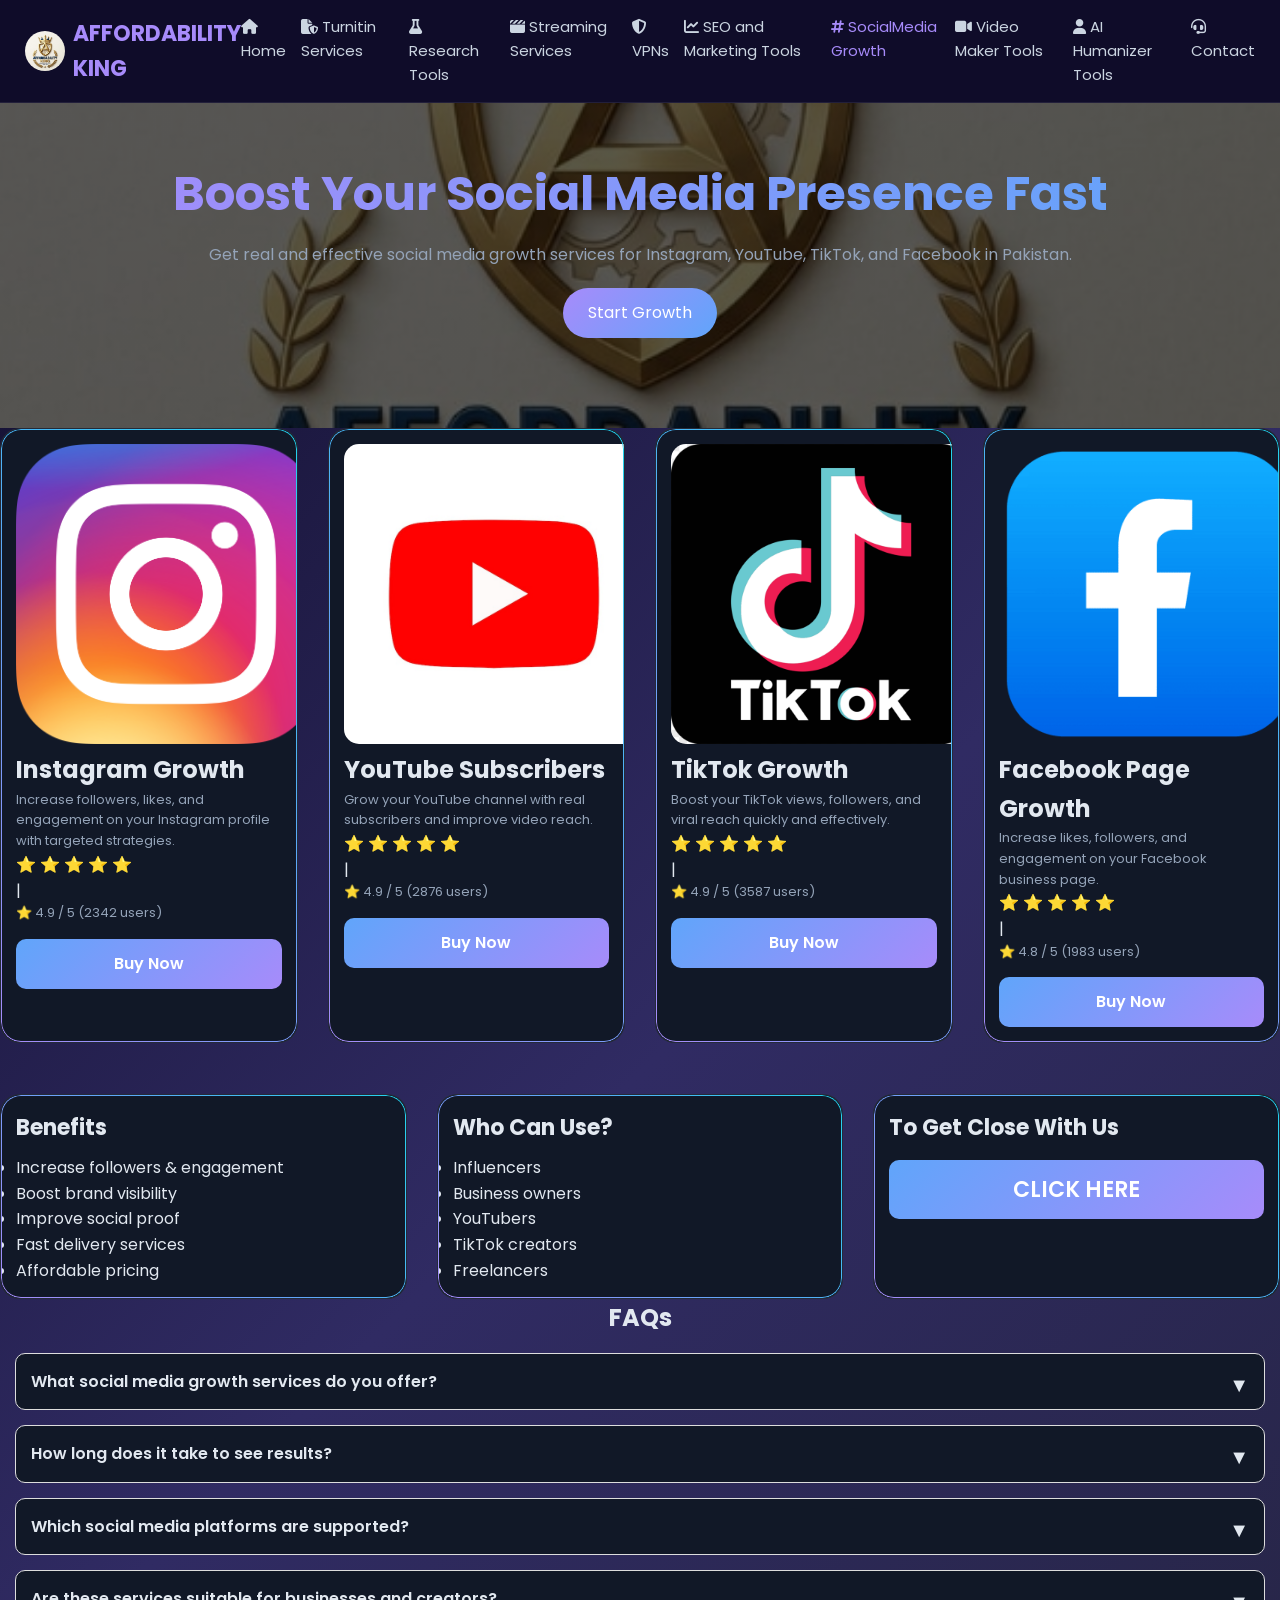
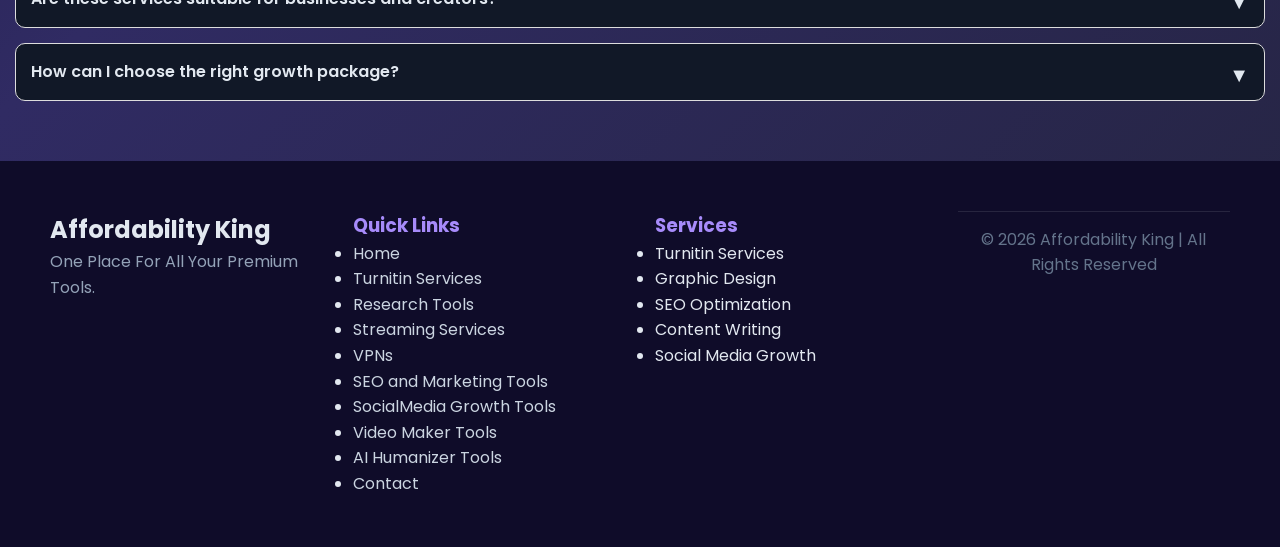
<file: socialmedia.html>
<!DOCTYPE html>
<html lang="en">
<head>
<meta charset="UTF-8">
<meta name="viewport" content="width=device-width, initial-scale=1.0">

<title>SOCIAL MEDIA GROWTH SERVICES IN PAKISTAN | INSTAGRAM, YOUTUBE, TIKTOK GROWTH</title>

<meta name="description" content="Get professional social media growth services in Pakistan. Boost Instagram followers, YouTube subscribers, TikTok views, and Facebook engagement with affordable and organic strategies.">

<meta name="keywords" content="social media growth Pakistan, Instagram followers increase, YouTube subscribers Pakistan, TikTok growth service, Facebook page growth, social media marketing Pakistan, cheap SMM services, online marketing Pakistan">
<meta name="robots" content="index, follow">
<link rel="icon" type="jpg" href="favicon.jpg">
<link rel="stylesheet" href="style.css">
<link href="https://fonts.googleapis.com/css2?family=Poppins&display=swap" rel="stylesheet">
<link rel="stylesheet" href="https://cdnjs.cloudflare.com/ajax/libs/font-awesome/6.5.0/css/all.min.css">
</head>

<body>

<!-- ===== HEADER ===== -->
<header class="header reveal-zoom">
   <h2 class="logo">
  <img src="favicon.jpg" alt="Digital World Forum Logo"></h2>
<h2 class="logo"> AFFORDABILITY KING</h2>
<div class="menu-toggle" onclick="toggleMenu(event)">
  <i class="fa-solid fa-bars"></i>
</div>

<nav id="navMenu">
  <a href="index.html" ><i class="fa-solid fa-house"></i> Home</a>

  <a href="turnitin.html"><i class="fa-solid fa-file-shield"></i> Turnitin Services</a>
    <a href="research.html"><i class="fa-solid fa-flask"></i> Research Tools</a>

  <a href="streaming-services.html" ><i class="fa-solid fa-clapperboard"></i> Streaming Services</a>
  <a href="vpn.html" ><i class="fa-solid fa-shield-halved"></i> VPNs</a>
          <a href="seo.html"><i class="fa-solid fa-chart-line"></i> SEO and Marketing Tools</a>
  <a href="socialmedia.html" class="active"><i class="fa-solid fa-hashtag"></i> SocialMedia Growth</a>
  <a href="videotools.html" ><i class="fa-solid fa-video"></i> Video Maker Tools</a>
  
  
    <a href="ai.html" ><i class="fa-solid fa-user"></i> AI Humanizer Tools</a>
  <a href="contact.html"><i class="fa-solid fa-headset"></i> Contact</a>
</nav>

<!-- OVERLAY -->
<div id="overlay" onclick="closeMenu()"></div>

</header>
<br>
<!-- ===== HERO ===== -->
<section class="hero reveal-left">
<h1>Boost Your Social Media Presence Fast</h1>
<p>Get real and effective social media growth services for Instagram, YouTube, TikTok, and Facebook in Pakistan.</p>
<a href="https://wa.me/923186511152" class="btn">Start Growth</a>
</section>

<!-- ===== SERVICES ===== -->
<section class="grid reveal-right">

<div class="card">
    <img src="instagram.png" style="hight:200px; width:300px; border-radius:15px;">
<h1>Instagram Growth</h1>
<p>Increase followers, likes, and engagement on your Instagram profile with targeted strategies.</p>
<div class="rating-box" data-users="2342" data-avg="4.9" data-tool="tool-r">
<div class="stars">
    <span data-value="1">⭐</span>
    <span data-value="2">⭐</span>
    <span data-value="3">⭐</span>
    <span data-value="4">⭐</span>
    <span data-value="5">⭐</span>
  </div>
  |
 <br>
  <p class="result"></p>

</div>
<a href="https://wa.me/923186511152?text=Assalam O Alaikum, I want Instagram Growth" target="_blank">Buy Now</a>
</div>

<div class="card reveal-left">
    <img src="youtube.jpg" style="hight:200px; width:300px; border-radius:15px;">
<h1>YouTube Subscribers</h1>
<p>Grow your YouTube channel with real subscribers and improve video reach.</p>
<div class="rating-box" data-users="2876" data-avg="4.9" data-tool="tool-s">
<div class="stars">
    <span data-value="1">⭐</span>
    <span data-value="2">⭐</span>
    <span data-value="3">⭐</span>
    <span data-value="4">⭐</span>
    <span data-value="5">⭐</span>
  </div>
  |
 <br>
  <p class="result"></p>

</div>
<a href="https://wa.me/923186511152?text=Assalam O Alaikum, I want YouTube subcribers" target="_blank">Buy Now</a>
</div>

<div class="card reveal-right">
  <img src="tiktok.png" style="hight:200px; width:300px; border-radius:15px;">
<h1>TikTok Growth</h1>
<p>Boost your TikTok views, followers, and viral reach quickly and effectively.</p>
<div class="rating-box" data-users="3587" data-avg="4.9" data-tool="tool-t">
<div class="stars">
    <span data-value="1">⭐</span>
    <span data-value="2">⭐</span>
    <span data-value="3">⭐</span>
    <span data-value="4">⭐</span>
    <span data-value="5">⭐</span>
  </div>
  |
 <br>
  <p class="result"></p>

</div>
<a href="https://wa.me/923186511152?text=Assalam O Alaikum, I want TikTok Growth" target="_blank">Buy Now</a>
</div>

<div class="card reveal-left">
    <img src="facebook.png" style="hight:200px; width:300px; border-radius:15px;">
<h1>Facebook Page Growth</h1>
<p>Increase likes, followers, and engagement on your Facebook business page.</p>
<div class="rating-box" data-users="1983" data-avg="4.8" data-tool="tool-u">
<div class="stars">
    <span data-value="1">⭐</span>
    <span data-value="2">⭐</span>
    <span data-value="3">⭐</span>
    <span data-value="4">⭐</span>
    <span data-value="5">⭐</span>
  </div>
  |
 <br>
  <p class="result"></p>

</div>
<a href="https://wa.me/923186511152?text=Assalam O Alaikum, I want Facebook Page Growth" target="_blank">Buy Now</a>
</div>



</section>
<br>
<!-- ===== SEO CONTENT ===== -->

<br>
<!-- ===== BENEFITS ===== -->
<section class="grid">

<div class="card reveal-right">
<h3>Benefits</h3>
<ul>
<li>Increase followers & engagement</li>
<li>Boost brand visibility</li>
<li>Improve social proof</li>
<li>Fast delivery services</li>
<li>Affordable pricing</li>
</ul>
</div>

<div class="card reveal-left">
<h3>Who Can Use?</h3>
<ul>
<li>Influencers</li>
<li>Business owners</li>
<li>YouTubers</li>
<li>TikTok creators</li>
<li>Freelancers</li>
</ul>
</div>

<div class="card reveal-right">
    <h3>To Get Close With Us <a href="contact.html">CLICK HERE</a></h3>
    </div>

</section>

<section class="section reveal-left">
      <h2 style="text-align:center;">FAQs</h2>
    
    <details class="faq-item">
    <summary>What social media growth services do you offer?</summary>
    <p>
        We provide growth solutions for various social media platforms, including followers, likes, views, engagement, and audience-building services.
    </p>
</details>

<details class="faq-item">
    <summary>How long does it take to see results?</summary>
    <p>
        Delivery times vary depending on the selected service and platform, but most orders begin processing shortly after confirmation.
    </p>
</details>

<details class="faq-item">
    <summary>Which social media platforms are supported?</summary>
    <p>
        We support popular platforms such as Instagram, TikTok, YouTube, Facebook, X (Twitter), and other major social networks.
    </p>
</details>

<details class="faq-item">
    <summary>Are these services suitable for businesses and creators?</summary>
    <p>
        Yes, our social media growth services are designed to help businesses, influencers, and content creators strengthen their online presence.
    </p>
</details>

<details class="faq-item">
    <summary>How can I choose the right growth package?</summary>
    <p>
        The best package depends on your goals, target audience, and preferred platform. Review the available options to find the one that matches your needs.
    </p>
</details>

</section>

<!-- ===== FOOTER ===== -->
<footer class="footer">

<div class="footer-container">

  <!-- BRAND -->
  <div class="footer-col">
    <h2>Affordability King</h2>
    <p>One Place For All Your Premium Tools.</p>
  </div>

  <!-- QUICK LINKS -->
 <div class="footer-col">
    <h3>Quick Links</h3>
    <ul>
      <li><a href="index.html" >Home</a></li>
     
      <li><a href="turnitin.html">Turnitin Services</a></li>
       <li><a href="research.html">Research Tools</a></li>
        <li><a href="streaming-services.html">Streaming Services</a></li>
         <li><a href="vpn.html">VPNs</a></li>
          <li><a href="seo.html">SEO and Marketing Tools</a></li>
      <li><a href="socialmedia.html" class="active">SocialMedia Growth Tools</a></li>
       <li><a href="video.html">Video Maker Tools</a></li>
        <li><a href="ai.html">AI Humanizer Tools</a></li>
      <li><a href="contact.html">Contact</a></li>
    </ul>
  </div>

  <!-- SERVICES -->
  <div class="footer-col">
    <h3>Services</h3>
    <ul>
      <li>Turnitin Services</li>
      <li>Graphic Design</li>
      <li>SEO Optimization</li>
      <li>Content Writing</li>
      <li>Social Media Growth</li>
    </ul>
  </div>
<div class="footer-bottom">
<p>© 2026 Affordability King | All Rights Reserved</p>
</div>
</footer>
<script src="script.js"></script>
</body>
</html>
</file>
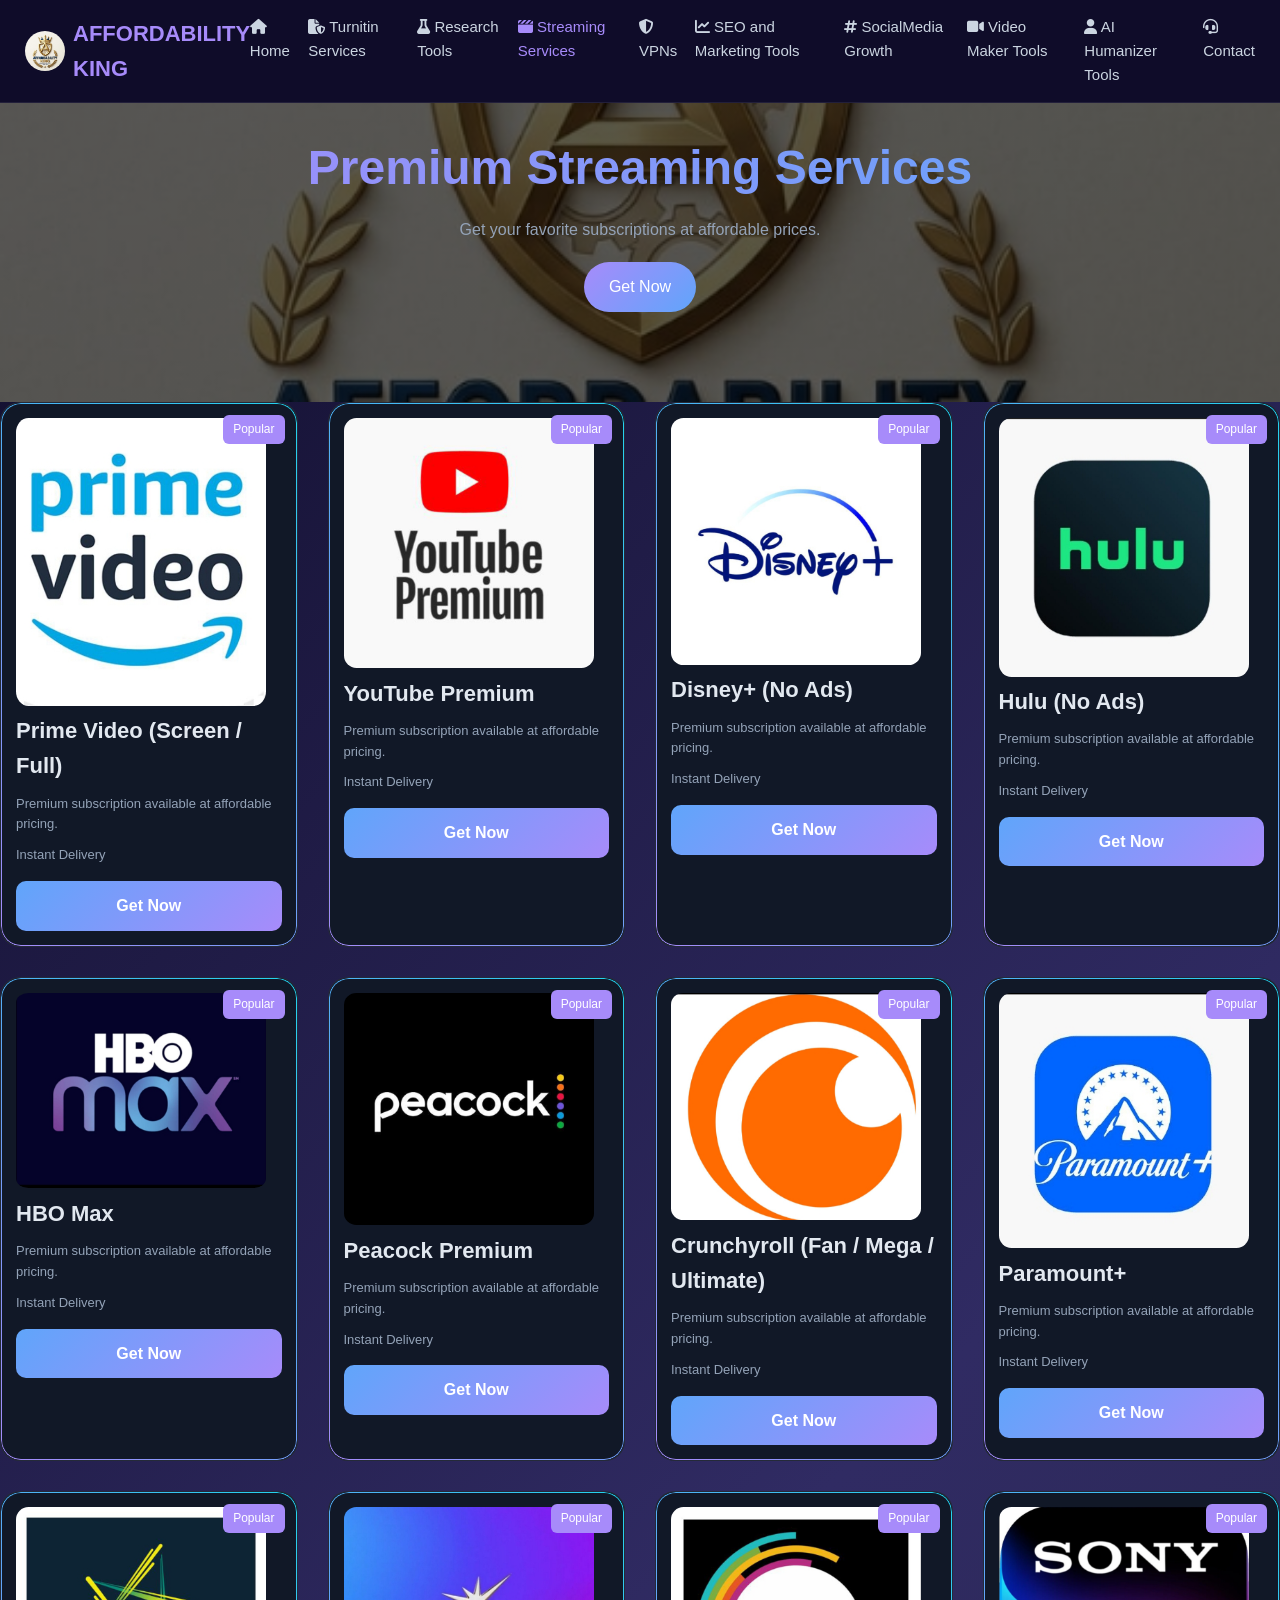
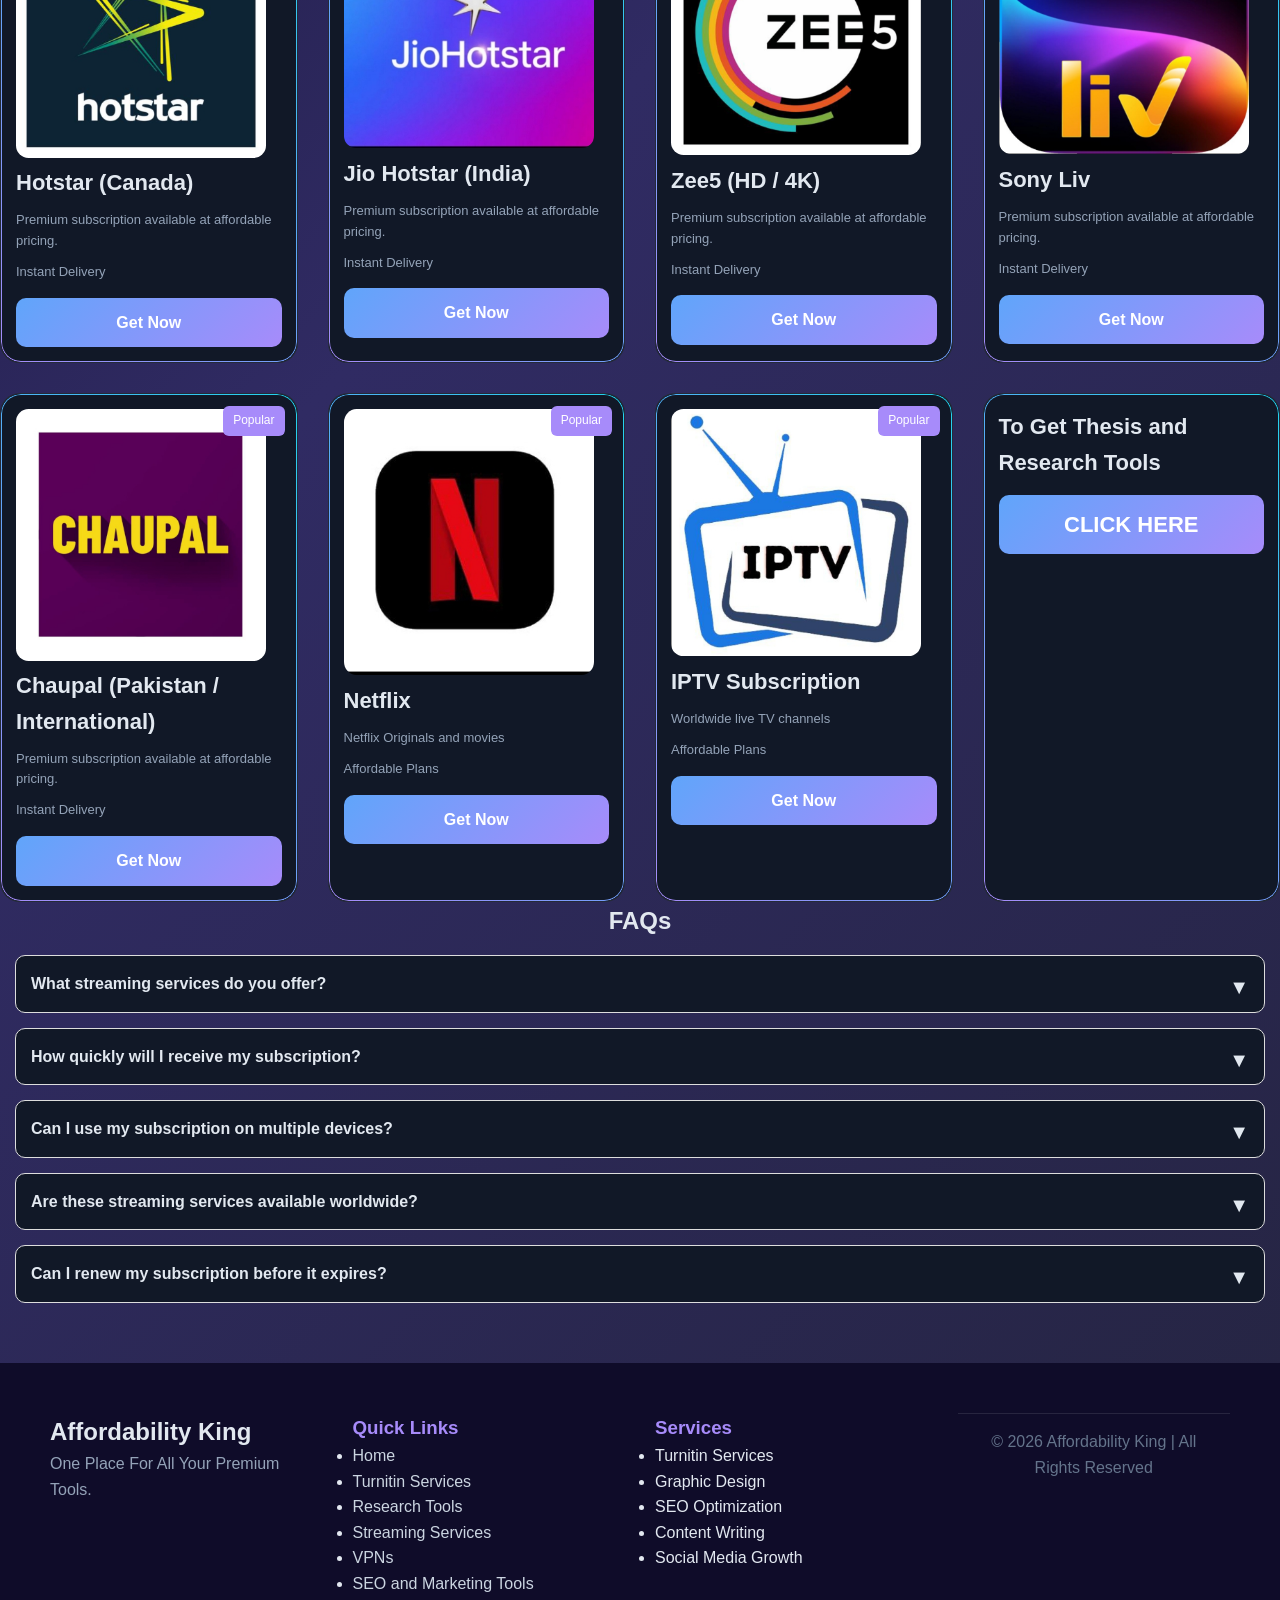
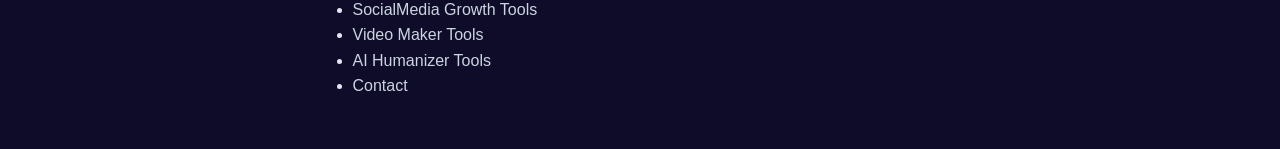
<file: streaming-services.html>
<!DOCTYPE html>
<html lang="en">
<head>
<meta charset="UTF-8">
<meta name="viewport" content="width=device-width, initial-scale=1.0">
<title>Streaming Services | Affordability King</title>
<meta name="description" content="Affordable premium streaming subscriptions in Pakistan.">
<meta name="keywords" content="Prime Video, YouTube Premium, Disney Plus, Hulu, HBO Max, Crunchyroll, Hotstar, Zee5">
<meta name="robots" content="index,follow">
<link rel="stylesheet" href="https://cdnjs.cloudflare.com/ajax/libs/font-awesome/6.5.2/css/all.min.css">
<link rel="stylesheet" href="style.css">
<link rel="icon" href="favicon.jpg">
</head>
<body>

<header class="header reveal-zoom">
   <h2 class="logo">
  <img src="favicon.jpg" alt="Digital World Forum Logo"></h2>
<h2 class="logo"> AFFORDABILITY KING</h2>
<div class="menu-toggle" onclick="toggleMenu(event)">
  <i class="fa-solid fa-bars"></i>
</div>

<nav id="navMenu">
  <a href="index.html" ><i class="fa-solid fa-house"></i> Home</a>

  <a href="turnitin.html"><i class="fa-solid fa-file-shield"></i> Turnitin Services</a>
    <a href="research.html"><i class="fa-solid fa-flask"></i> Research Tools</a>

  <a href="streaming-services.html" class="active"><i class="fa-solid fa-clapperboard"></i> Streaming Services</a>
  <a href="vpn.html" ><i class="fa-solid fa-shield-halved"></i> VPNs</a>
          <a href="seo.html"><i class="fa-solid fa-chart-line"></i> SEO and Marketing Tools</a>
  <a href="socialmedia.html"><i class="fa-solid fa-hashtag"></i> SocialMedia Growth</a>
  <a href="videotools.html" ><i class="fa-solid fa-video"></i> Video Maker Tools</a>
  
  
    <a href="ai.html" ><i class="fa-solid fa-user"></i> AI Humanizer Tools</a>
  <a href="contact.html"><i class="fa-solid fa-headset"></i> Contact</a>
</nav>

<!-- OVERLAY -->
<div id="overlay" onclick="closeMenu()"></div>

</header>


<section class="hero reveal">
<h1>Premium Streaming Services</h1>
<p>Get your favorite subscriptions at affordable prices.</p>
<a href="https://wa.me/923186511152" class="btn">Get Now</a>
</section>

<section class="grid">

<div class="card reveal-left">
      <img src="prime.jpg" style="hight:200px; width:250px; border-radius:5%;">
<span class="badge">Popular</span>
<h3>Prime Video (Screen / Full)</h3>
<p>Premium subscription available at affordable pricing.</p>
<p class="price">Instant Delivery</p>
<a href="https://wa.me/923186511152?text=Hi, I want to buy Prime Video (Screen / Full)">Get Now</a>
</div>

<div class="card reveal-right">
      <img src="youtube1.jpg" style="hight:200px; width:250px; border-radius:5%;">
<span class="badge">Popular</span>
<h3>YouTube Premium</h3>
<p>Premium subscription available at affordable pricing.</p>
<p class="price">Instant Delivery</p>
<a href="https://wa.me/923186511152?text=Hi, I want to buy YouTube Premium">Get Now</a>
</div>

<div class="card reveal-zoom">
      <img src="disney.jpg" style="hight:200px; width:250px; border-radius:5%;">
<span class="badge">Popular</span>
<h3>Disney+ (No Ads)</h3>
<p>Premium subscription available at affordable pricing.</p>
<p class="price">Instant Delivery</p>
<a href="https://wa.me/923186511152?text=Hi, I want to buy Disney+ (No Ads)">Get Now</a>
</div>

<div class="card reveal-rotate">
      <img src="hulu.jpg" style="hight:200px; width:250px; border-radius:5%;">
<span class="badge">Popular</span>
<h3>Hulu (No Ads)</h3>
<p>Premium subscription available at affordable pricing.</p>
<p class="price">Instant Delivery</p>
<a href="https://wa.me/923186511152?text=Hi, I want to buy Hulu (No Ads)">Get Now</a>
</div>

<div class="card reveal-left">
      <img src="hbomax.jpg" style="hight:200px; width:250px; border-radius:5%;">
<span class="badge">Popular</span>
<h3>HBO Max</h3>
<p>Premium subscription available at affordable pricing.</p>
<p class="price">Instant Delivery</p>
<a href="https://wa.me/923186511152?text=Hi, I want to buy HBO Max">Get Now</a>
</div>

<div class="card reveal-right">
      <img src="peacock.jpg" style="hight:200px; width:250px; border-radius:5%;">
<span class="badge">Popular</span>
<h3>Peacock Premium</h3>
<p>Premium subscription available at affordable pricing.</p>
<p class="price">Instant Delivery</p>
<a href="https://wa.me/923186511152?text=Hi, I want to buy Peacock Premium">Get Now</a>
</div>

<div class="card reveal-zoom">
      <img src="crunchy.jpg" style="hight:200px; width:250px; border-radius:5%;">
<span class="badge">Popular</span>
<h3>Crunchyroll (Fan / Mega / Ultimate)</h3>
<p>Premium subscription available at affordable pricing.</p>
<p class="price">Instant Delivery</p>
<a href="https://wa.me/923186511152?text=Hi, I want to buy Crunchyroll (Fan / Mega / Ultimate)">Get Now</a>
</div>

<div class="card reveal-rotate">
      <img src="paramount.jpg" style="hight:200px; width:250px; border-radius:5%;">
<span class="badge">Popular</span>
<h3>Paramount+</h3>
<p>Premium subscription available at affordable pricing.</p>
<p class="price">Instant Delivery</p>
<a href="https://wa.me/923186511152?text=Hi, I want to buy Paramount+">Get Now</a>
</div>

<div class="card reveal-left">
      <img src="hotstar.jpg" style="hight:200px; width:250px; border-radius:5%;">
<span class="badge">Popular</span>
<h3>Hotstar (Canada)</h3>
<p>Premium subscription available at affordable pricing.</p>
<p class="price">Instant Delivery</p>
<a href="https://wa.me/923186511152?text=Hi, I want to buy Hotstar (Canada)">Get Now</a>
</div>

<div class="card reveal-right">
      <img src="jhot.jpg" style="hight:200px; width:250px; border-radius:5%;">
<span class="badge">Popular</span>
<h3>Jio Hotstar (India)</h3>
<p>Premium subscription available at affordable pricing.</p>
<p class="price">Instant Delivery</p>
<a href="https://wa.me/923186511152?text=Hi, I want to buy Jio Hotstar (India)">Get Now</a>
</div>

<div class="card reveal-zoom">
      <img src="zee.jpg" style="hight:200px; width:250px; border-radius:5%;">
<span class="badge">Popular</span>
<h3>Zee5 (HD / 4K)</h3>
<p>Premium subscription available at affordable pricing.</p>
<p class="price">Instant Delivery</p>
<a href="https://wa.me/923186511152?text=Hi, I want to buy Zee5 (HD / 4K)">Get Now</a>
</div>

<div class="card reveal-rotate">
      <img src="sony.jpg" style="hight:200px; width:250px; border-radius:5%;">
<span class="badge">Popular</span>
<h3>Sony Liv</h3>
<p>Premium subscription available at affordable pricing.</p>
<p class="price">Instant Delivery</p>
<a href="https://wa.me/923186511152?text=Hi, I want to buy Sony Liv">Get Now</a>
</div>

<div class="card reveal-left">
      <img src="chaupal.jpg" style="hight:200px; width:250px; border-radius:5%;">
<span class="badge">Popular</span>
<h3>Chaupal (Pakistan / International)</h3>
<p>Premium subscription available at affordable pricing.</p>
<p class="price">Instant Delivery</p>
<a href="https://wa.me/923186511152?text=Hi, I want to buy Chaupal (Pakistan / International)">Get Now</a>
</div>


<div class="card reveal-right">
    <img src="netflix.jpg" style="hight:200px; width:250px; border-radius:5%;">
<span class="badge">Popular</span>
<h3>Netflix</h3>
<p>Netflix Originals and movies</p>
<p class="price">Affordable Plans</p>
<a href="https://wa.me/923186511152?text=Hi, I want to buy Netflix">Get Now</a>
</div>

<div class="card reveal-left">
      <img src="iptv.jpg" style="hight:200px; width:250px; border-radius:5%;">
<span class="badge">Popular</span>
<h3>IPTV Subscription</h3>
<p>Worldwide live TV channels</p>
<p class="price">Affordable Plans</p>
<a href="https://wa.me/923186511152?text=Hi, I want to buy IPTV Subscription">Get Now</a>
</div>

<div class="card reveal-left">
    <h3>To Get Thesis and Research Tools <a href="research.html">CLICK HERE</a></h3></div>
</section>

<section class="section reveal-right">
  <h2 style="text-align:center;">FAQs</h2>
<details class="faq-item">
    <summary>What streaming services do you offer?</summary>
    <p>
        We offer a wide range of streaming subscriptions, including Prime Video, Disney+, Hulu, HBO Max, Peacock, Crunchyroll, Paramount+, Hotstar, JioHotstar, Zee5, Sony LIV, and more.
    </p>
</details>

<details class="faq-item">
    <summary>How quickly will I receive my subscription?</summary>
    <p>
        Most streaming subscriptions are delivered shortly after payment confirmation. Delivery times may vary depending on the selected service.
    </p>
</details>

<details class="faq-item">
    <summary>Can I use my subscription on multiple devices?</summary>
    <p>
        Device support depends on the streaming platform and the subscription plan you choose. Please check the plan details before purchasing.
    </p>
</details>

<details class="faq-item">
    <summary>Are these streaming services available worldwide?</summary>
    <p>
        Availability varies by region. Some services may require a supported country or compatible internet connection to access their content.
    </p>
</details>

<details class="faq-item">
    <summary>Can I renew my subscription before it expires?</summary>
    <p>
        Yes, most subscriptions can be renewed before their expiration date to ensure uninterrupted access to your favorite content.
    </p>
</details>
</section>

<!-- ===== FOOTER ===== -->
<footer class="footer">

<div class="footer-container">

  <!-- BRAND -->
  <div class="footer-col">
    <h2>Affordability King</h2>
    <p>One Place For All Your Premium Tools.</p>
  </div>

  <!-- QUICK LINKS -->
 <div class="footer-col">
    <h3>Quick Links</h3>
    <ul>
      <li><a href="index.html" class="active">Home</a></li>
     
      <li><a href="turnitin.html">Turnitin Services</a></li>
       <li><a href="research.html">Research Tools</a></li>
        <li><a href="streaming-services.html">Streaming Services</a></li>
         <li><a href="vpn.html">VPNs</a></li>
          <li><a href="seo.html">SEO and Marketing Tools</a></li>
      <li><a href="socialmedia.html">SocialMedia Growth Tools</a></li>
       <li><a href="videotools.html">Video Maker Tools</a></li>
        <li><a href="ai.html">AI Humanizer Tools</a></li>
      <li><a href="contact.html">Contact</a></li>
    </ul>
  </div>

  <!-- SERVICES -->
  <div class="footer-col">
    <h3>Services</h3>
    <ul>
      <li>Turnitin Services</li>
      <li>Graphic Design</li>
      <li>SEO Optimization</li>
      <li>Content Writing</li>
      <li>Social Media Growth</li>
    </ul>
  </div>
<div class="footer-bottom">
<p>© 2026 Affordability King | All Rights Reserved</p>
</div>
</footer>



<script src="script.js"></script>

</body>
</html>
</file>
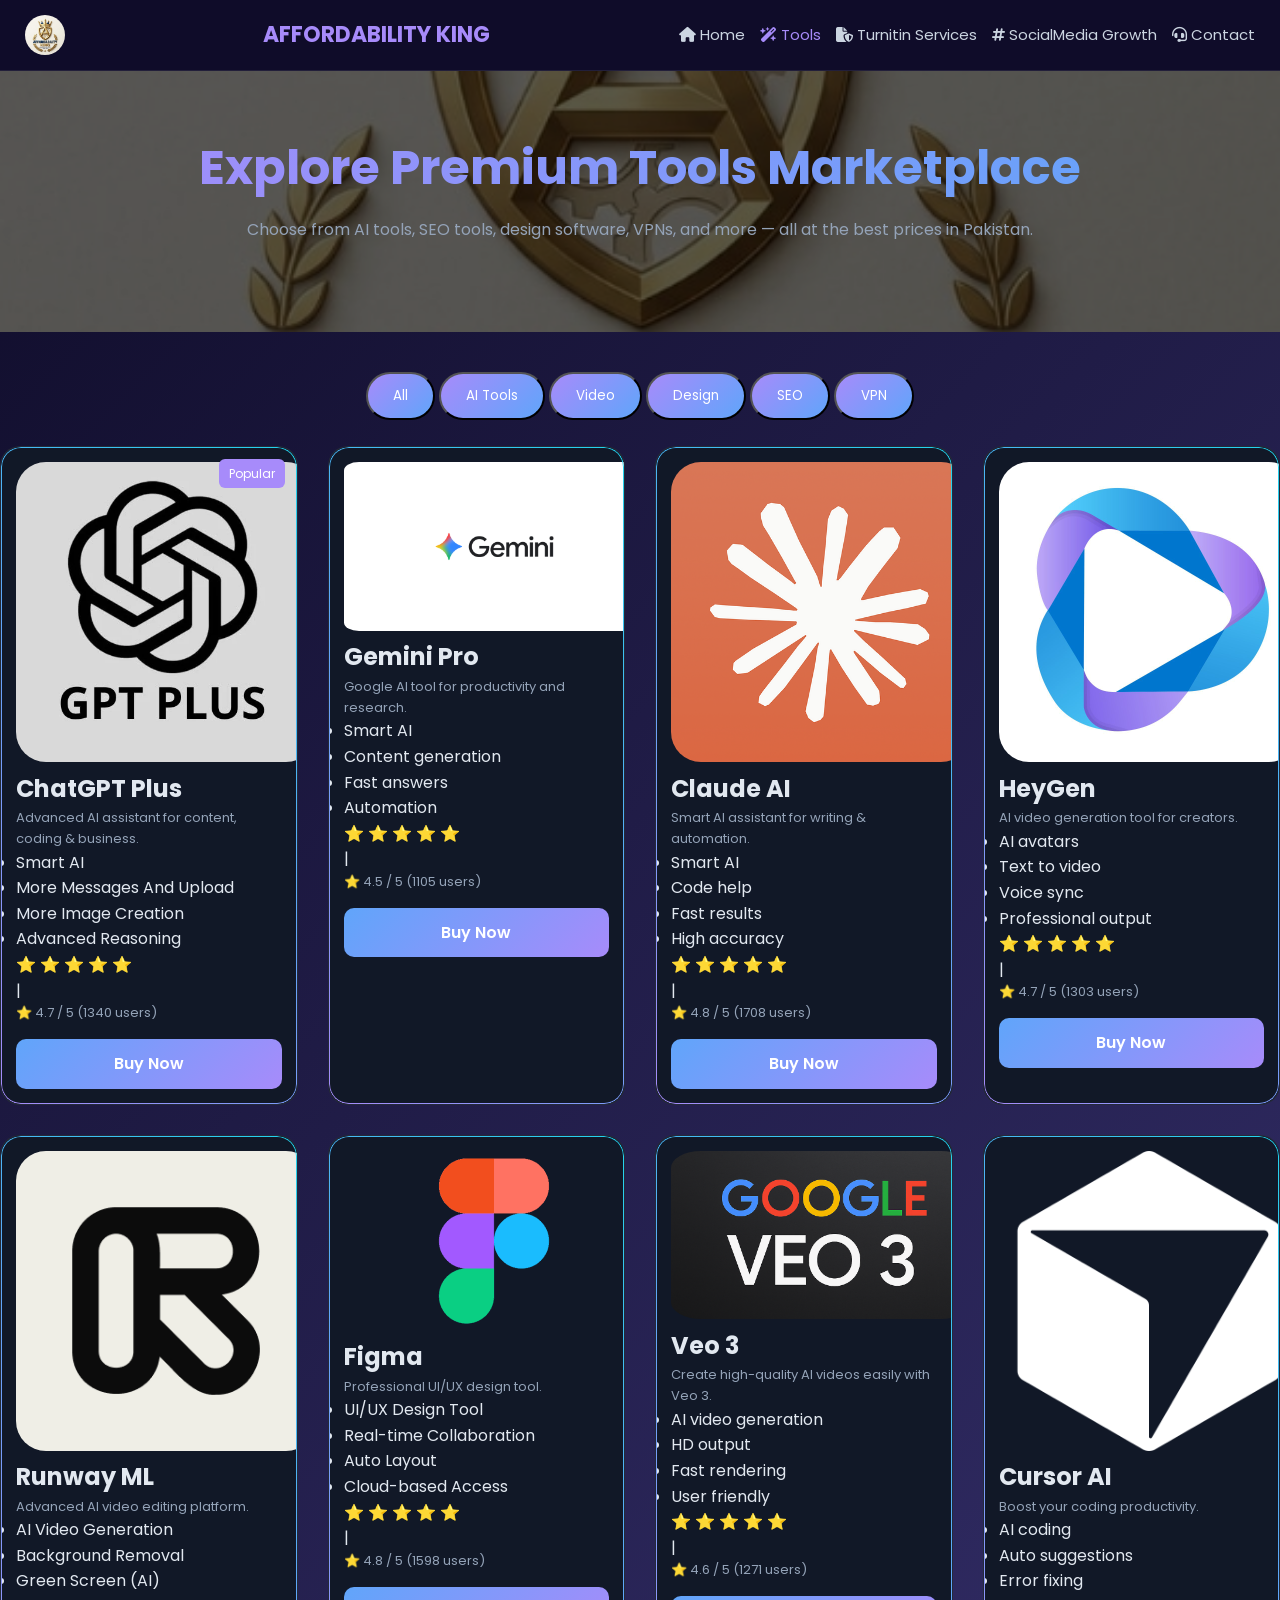
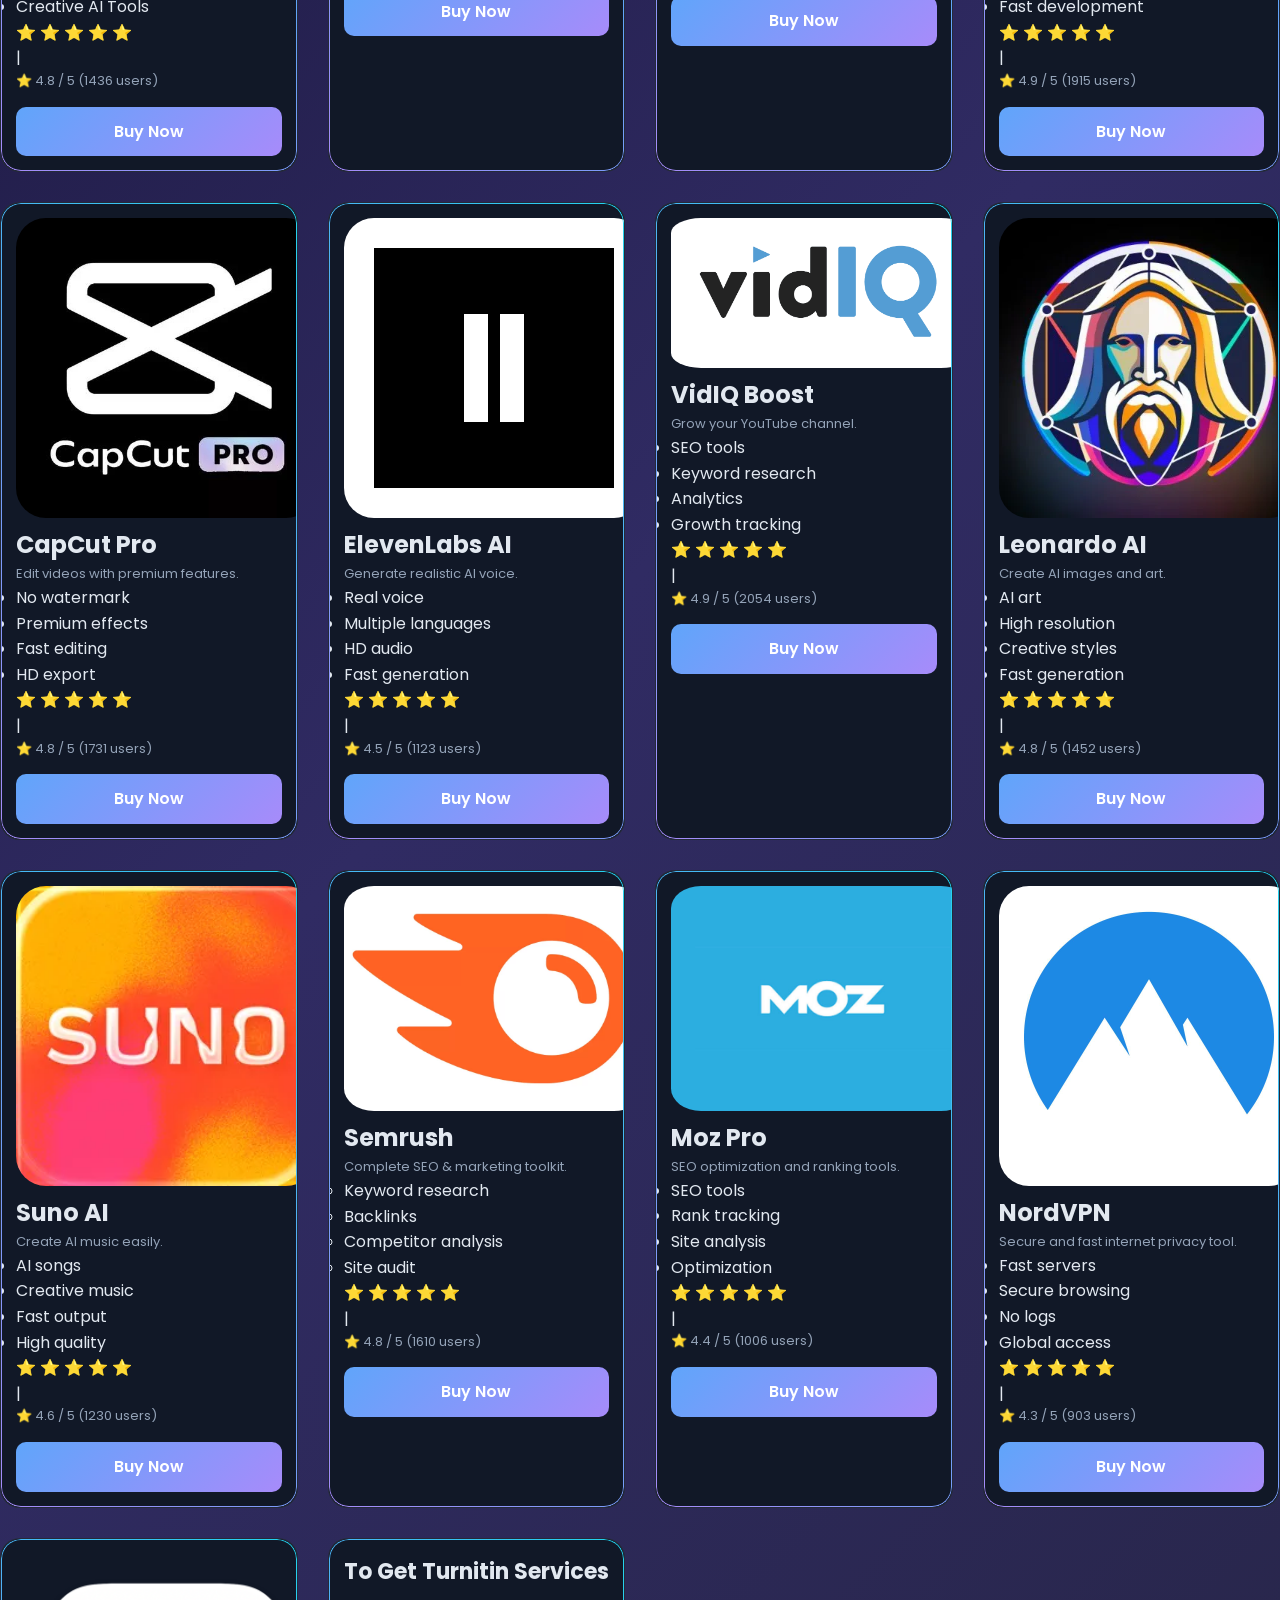
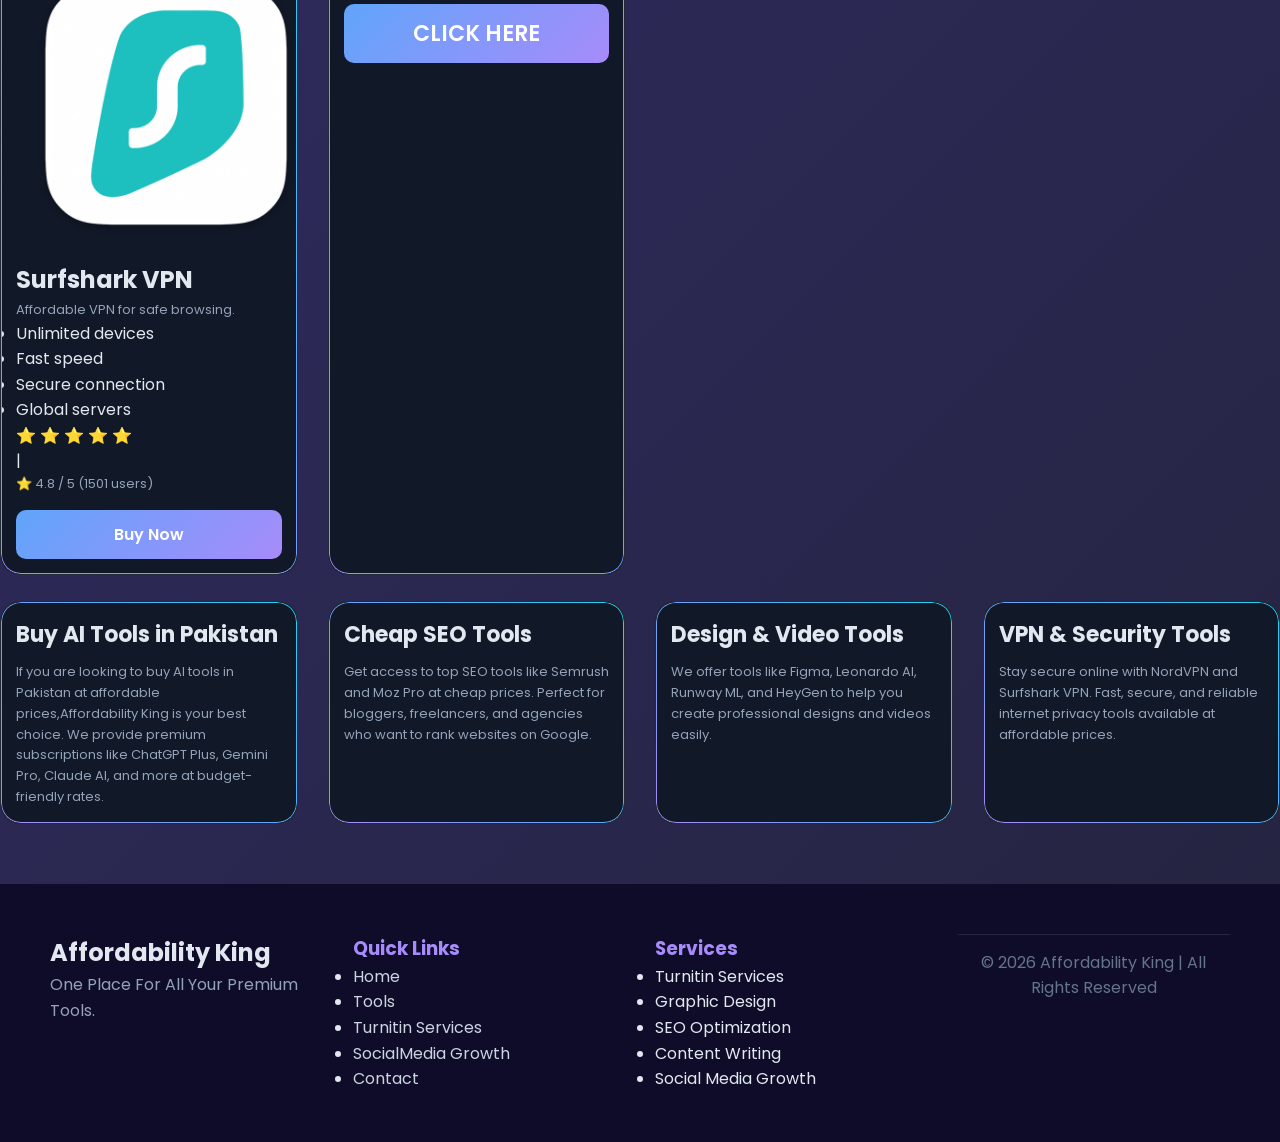
<file: tools.html>
<!DOCTYPE html>
<html lang="en">
<head>
<meta charset="UTF-8">
<meta name="viewport" content="width=device-width, initial-scale=1.0">

<title>PREMIUM AI TOOLS IN PAKISTAN | CHEAP CHATGPT PLUS, GEMINI PRO, SEO TOOLS<<</title>

<meta name="description" content="Buy premium AI tools in Pakistan at cheapest prices. Get ChatGPT Plus, Gemini Pro, Claude AI, Canva Pro, Adobe Creative Cloud, SEO tools, VPNs and more at affordable rates.">

<meta name="keywords" content="buy AI tools Pakistan, ChatGPT Plus cheap Pakistan, Gemini Pro price, Claude AI subscription, Canva Pro cheap, Adobe Creative Cloud Pakistan, SEO tools cheap, Semrush price Pakistan, VPN cheap Pakistan, NordVPN cheap, Surfshark cheap, AI tools marketplace Pakistan">
<meta name="robots" content="index, follow">

<link rel="icon" type="jpg" href="favicon.jpg">
<link rel="stylesheet" href="style.css">
<link href="https://fonts.googleapis.com/css2?family=Poppins&display=swap" rel="stylesheet">
<link rel="stylesheet" href="https://cdnjs.cloudflare.com/ajax/libs/font-awesome/6.5.0/css/all.min.css">
</head>

<body>

<!-- ===== HEADER ===== -->
<header class="header reveal-zoom">
   <h2 class="logo">
    <img src="favicon.jpg" alt="Digital World Forum Logo"></h2>
<h2 class="logo"> AFFORDABILITY KING</h2>
<div class="menu-toggle" onclick="toggleMenu(event)">
  <i class="fa-solid fa-bars"></i>
</div>
</div>
<nav id="navMenu">
  <a href="index.html" class=""><i class="fa-solid fa-house"></i> Home</a>
  <a href="tools.html" class="active"><i class="fa-solid fa-wand-magic-sparkles"></i> Tools</a>
  <a href="turnitin.html"><i class="fa-solid fa-file-shield"></i> Turnitin Services</a>
  <a href="socialmedia.html"><i class="fa-solid fa-hashtag"></i> SocialMedia Growth</a>
  <a href="contact.html"><i class="fa-solid fa-headset"></i> Contact</a>
</nav>

<!-- OVERLAY -->
<div id="overlay" onclick="closeMenu()"></div>

</header>

<!-- ===== HERO ===== -->
<section class="hero reveal">
<h1>Explore Premium Tools Marketplace</h1>
<p>Choose from AI tools, SEO tools, design software, VPNs, and more — all at the best prices in Pakistan.</p>
</section>

<!-- ===== CATEGORY FILTER ===== -->
<section style="text-align:center; margin-top:20px;">
<button class="btn" onclick="filter('all')">All</button>
<button class="btn" onclick="filter('ai')">AI Tools</button>
<button class="btn" onclick="filter('video')">Video</button>
<button class="btn" onclick="filter('design')">Design</button>
<button class="btn" onclick="filter('seo')">SEO</button>
<button class="btn" onclick="filter('vpn')">VPN</button>

</section>
<br>
<!-- ===== PRODUCTS ===== -->
<section class="grid" id="products">

<div class="card reveal-left" data-cat="ai">
  <img src="chatgpt.jpg" style="hight:200px; width:300px; border-radius:10%;">
<span class="badge">Popular</span>
<h1>ChatGPT Plus</h1>
<p>Advanced AI assistant for content, coding & business.</p>
<ul>
    <li>Smart AI</li>
    <li>More Messages And Upload</li>
    <li>More Image Creation</li>
    <li>Advanced Reasoning</li>
</ul>
<div class="rating-box" data-users="1340" data-avg="4.7" data-tool="tool-b">
<div class="stars">
    <span data-value="1">⭐</span>
    <span data-value="2">⭐</span>
    <span data-value="3">⭐</span>
    <span data-value="4">⭐</span>
    <span data-value="5">⭐</span>
  </div>
  |
 <br>
  <p class="result"></p>

</div>
<a href="https://wa.me/923186511152?text=Hi, I want to buy ChatGPT Plus" target="_blank">Buy Now</a>
</div>

<div class="card reveal-right" data-cat="ai">
  <img src="gemini.png" style="hight:200px; width:300px; border-radius:5%;">
<h1>Gemini Pro</h1>
<p>Google AI tool for productivity and research.</p>
<ul>
<li>Smart AI</li>
<li>Content generation</li>
<li>Fast answers</li>
<li>Automation</li>
</ul>
<div class="rating-box" data-users="1105" data-avg="4.5" data-tool="tool-c">
<div class="stars">
    <span data-value="1">⭐</span>
    <span data-value="2">⭐</span>
    <span data-value="3">⭐</span>
    <span data-value="4">⭐</span>
    <span data-value="5">⭐</span>
  </div>
  |
 <br>
  <p class="result"></p>

</div>
<a href="https://wa.me/923186511152?text=Hi, I want to buy Gemeni Pro" target="_blank">Buy Now</a>
</div>

<div class="card reveal-left" data-cat="ai">
  <img src="claude.png" style="hight:200px; width:300px; border-radius:10%;">
<h1>Claude AI</h1>
<p>Smart AI assistant for writing & automation.</p>
<ul>
<li>Smart AI</li>
<li>Code help</li>
<li>Fast results</li>
<li>High accuracy</li>
</ul>
<div class="rating-box" data-users="1708" data-avg="4.8" data-tool="tool-d">
<div class="stars">
    <span data-value="1">⭐</span>
    <span data-value="2">⭐</span>
    <span data-value="3">⭐</span>
    <span data-value="4">⭐</span>
    <span data-value="5">⭐</span>
  </div>
  |
 <br>
  <p class="result"></p>

</div>
<a href="https://wa.me/923186511152?text=Hi, I want to buy Claude AI" target="_blank">Buy Now</a>
</div>

<div class="card reveal-right" data-cat="video">
  <img src="heygen.jpg" style="hight:200px; width:300px; border-radius:10%;">
<h1>HeyGen</h1>
<p>AI video generation tool for creators.</p>
<ul>
<li>AI avatars</li>
<li>Text to video</li>
<li>Voice sync</li>
<li>Professional output</li>
</ul>
<div class="rating-box" data-users="1303" data-avg="4.7" data-tool="tool-e">
<div class="stars">
    <span data-value="1">⭐</span>
    <span data-value="2">⭐</span>
    <span data-value="3">⭐</span>
    <span data-value="4">⭐</span>
    <span data-value="5">⭐</span>
  </div>
  |
 <br>
  <p class="result"></p>

</div>
<a href="https://wa.me/923186511152?text=Hi, I want to buy Heygen AI" target="_blank">Buy Now</a>
</div>

<div class="card reveal-left" data-cat="video">
  <img src="icon.png" style="hight:200px; width:300px; border-radius:10%;">
<h1>Runway ML</h1>
<p>Advanced AI video editing platform.</p>
<ul>
        <li>AI Video Generation</li>
        <li>Background Removal</li>
        <li>Green Screen (AI)</li>
        <li>Creative AI Tools</li>
      </ul>
      <div class="rating-box" data-users="1436" data-avg="4.8" data-tool="tool-f">
<div class="stars">
    <span data-value="1">⭐</span>
    <span data-value="2">⭐</span>
    <span data-value="3">⭐</span>
    <span data-value="4">⭐</span>
    <span data-value="5">⭐</span>
  </div>
  |
 <br>
  <p class="result"></p>

</div>
<a href="https://wa.me/923186511152?text=Hi, I want to buy Runway ML" target="_blank">Buy Now</a>
</div>



<div class="card reveal-right" data-cat="design">
  <img src="figma.png" style="hight:200px; width:300px; border-radius:10%;">
<h1>Figma</h1>
<p>Professional UI/UX design tool.</p>
<ul>
        <li>UI/UX Design Tool</li>
        <li>Real-time Collaboration</li>
        <li>Auto Layout</li>
        <li>Cloud-based Access</li>
      </ul>
      <div class="rating-box" data-users="1598" data-avg="4.8" data-tool="tool-g">
<div class="stars">
    <span data-value="1">⭐</span>
    <span data-value="2">⭐</span>
    <span data-value="3">⭐</span>
    <span data-value="4">⭐</span>
    <span data-value="5">⭐</span>
  </div>
  |
 <br>
  <p class="result"></p>

</div>
<a href="https://wa.me/923186511152?text=Hi, I want to buy Figma Pro" target="_blank">Buy Now</a>
</div>

<div class="card reveal-left" data-cat="video">
  <img src="veo.png" style="hight:200px; width:300px; border-radius:10%;">
<h1>Veo 3</h1>

<p>Create high-quality AI videos easily with Veo 3.</p>

<ul>
<li>AI video generation</li>
<li>HD output</li>
<li>Fast rendering</li>
<li>User friendly</li>
</ul>
<div class="rating-box" data-users="1271" data-avg="4.6" data-tool="tool-h">
<div class="stars">
    <span data-value="1">⭐</span>
    <span data-value="2">⭐</span>
    <span data-value="3">⭐</span>
    <span data-value="4">⭐</span>
    <span data-value="5">⭐</span>
  </div>
  |
 <br>
  <p class="result"></p>

</div>
<a href="https://wa.me/923186511152?text=Hi, I want to buy Veo 3" target="_blank">Buy Now</a>
</div>

<div class="card reveal-right" data-cat="ai">
  <img src="cursor.png" style="hight:200px; width:300px; border-radius:10%;">
<h1>Cursor AI</h1>

<p>Boost your coding productivity.</p>

<ul>
<li>AI coding</li>
<li>Auto suggestions</li>
<li>Error fixing</li>
<li>Fast development</li>
</ul>
<div class="rating-box" data-users="1915" data-avg="4.9" data-tool="tool-i">
<div class="stars">
    <span data-value="1">⭐</span>
    <span data-value="2">⭐</span>
    <span data-value="3">⭐</span>
    <span data-value="4">⭐</span>
    <span data-value="5">⭐</span>
  </div>
  |
 <br>
  <p class="result"></p>

</div>
<a href="https://wa.me/923186511152?text=Hi, I want to buy Curser AI" target="_blank">Buy Now</a>
</div>

<div class="card reveal-left" data-cat="video">
  <img src="capcut.png" style="hight:200px; width:300px; border-radius:10%;">
<h1>CapCut Pro</h1>

<p>Edit videos with premium features.</p>

<ul>
<li>No watermark</li>
<li>Premium effects</li>
<li>Fast editing</li>
<li>HD export</li>
</ul>
<div class="rating-box" data-users="1731" data-avg="4.8" data-tool="tool-j">
<div clasd="stars">
    <span data-value="1">⭐</span>
    <span data-value="2">⭐</span>
    <span data-value="3">⭐</span>
    <span data-value="4">⭐</span>
    <span data-value="5">⭐</span>
  </div>
  |
 <br>
  <p class="result"></p>

</div>
<a href="https://wa.me/923186511152?text=Hi, I want to buy Capcut Pro" target="_blank">Buy Now</a>
</div>

<div class="card reveal-right" data-cat="ai">
  <img src="elevenlabs.jpg" style="hight:200px; width:300px; border-radius:10%;">
<h1>ElevenLabs AI</h1>

<p>Generate realistic AI voice.</p>

<ul>
<li>Real voice</li>
<li>Multiple languages</li>
<li>HD audio</li>
<li>Fast generation</li>
</ul>
<div class="rating-box" data-users="1123" data-avg="4.5" data-tool="tool-k">
<div class="stars">
    <span data-value="1">⭐</span>
    <span data-value="2">⭐</span>
    <span data-value="3">⭐</span>
    <span data-value="4">⭐</span>
    <span data-value="5">⭐</span>
  </div>
  |
 <br>
  <p class="result"></p>

</div>
<a href="https://wa.me/923186511152?text=Hi, I want to buy ElevenLabs AI" target="_blank">Buy Now</a>
</div>

<div class="card reveal-left" data-cat="video">
  <img src="vidIQ.png" style="hight:200px; width:300px; border-radius:10%;">
<h1>VidIQ Boost</h1>

<p>Grow your YouTube channel.</p>

<ul>
<li>SEO tools</li>
<li>Keyword research</li>
<li>Analytics</li>
<li>Growth tracking</li>
</ul>
<div class="rating-box" data-users="2054" data-avg="4.9" data-tool="tool-l">
<div class="stars">
    <span data-value="1">⭐</span>
    <span data-value="2">⭐</span>
    <span data-value="3">⭐</span>
    <span data-value="4">⭐</span>
    <span data-value="5">⭐</span>
  </div>
  |
 <br>
  <p class="result"></p>

</div>
<a href="https://wa.me/923186511152?text=Hi, I want to buy VidIQ Boost" target="_blank">Buy Now</a>
</div>

<div class="card reveal-right" data-cat="ai">
  <img src="leonardo.jpg" style="hight:200px; width:300px; border-radius:10%;">
<h1>Leonardo AI</h1>

<p>Create AI images and art.</p>

<ul>
<li>AI art</li>
<li>High resolution</li>
<li>Creative styles</li>
<li>Fast generation</li>
</ul>
<div class="rating-box" data-users="1452" data-avg="4.8" data-tool="tool-m">
<div class="stars">
    <span data-value="1">⭐</span>
    <span data-value="2">⭐</span>
    <span data-value="3">⭐</span>
    <span data-value="4">⭐</span>
    <span data-value="5">⭐</span>
  </div>
  |
 <br>
  <p class="result"></p>

</div>
<a href="https://wa.me/923186511152?text=Hi, I want to buy Leonardo AI" target="_blank">Buy Now</a>
</div>

<div class="card reveal-left" data-cat="ai">
  <img src="suno.jpg" style="hight:200px; width:300px; border-radius:10%;">
<h1>Suno AI</h1>

<p>Create AI music easily.</p>

<ul>
<li>AI songs</li>
<li>Creative music</li>
<li>Fast output</li>
<li>High quality</li>
</ul>
<div class="rating-box" data-users="1230" data-avg="4.6" data-tool="tool-n">
<div clasa="stars">
    <span data-value="1">⭐</span>
    <span data-value="2">⭐</span>
    <span data-value="3">⭐</span>
    <span data-value="4">⭐</span>
    <span data-value="5">⭐</span>
  </div>
  |
 <br>
  <p class="result"></p>

</div>
<a href="https://wa.me/923186511152?text=Hi, I want to buy Suno AI" target="_blank">Buy Now</a>
</div>

<div class="card reveal-right" data-cat="seo">
  <img src="sem.jpg" style="hight:200px; width:300px; border-radius:10%;">
<h1>Semrush</h1>
<p>Complete SEO & marketing toolkit.</p>
<ul>
<ul>
<li>Keyword research</li>
<li>Backlinks</li>
<li>Competitor analysis</li>
<li>Site audit</li>
</ul>
<div class="rating-box" data-users="1610" data-avg="4.8" data-tool="tool-a">
<div class="stars">
    <span data-value="1">⭐</span>
    <span data-value="2">⭐</span>
    <span data-value="3">⭐</span>
    <span data-value="4">⭐</span>
    <span data-value="5">⭐</span>
  </div>
  |
 <br>
  <p class="result"></p>

</div>
<a href="https://wa.me/923186511152?text=Hi, I want to buy SEMrush " target="_blank">Buy Now</a>
</div>

<div class="card reveal-left" data-cat="seo">
  <img src="moz.jpg" style="hight:200px; width:300px; border-radius:10%;">
<h1>Moz Pro</h1>
<p>SEO optimization and ranking tools.</p>
<ul>
<li>SEO tools</li>
<li>Rank tracking</li>
<li>Site analysis</li>
<li>Optimization</li>
</ul>
<div class="rating-box" data-users="1006" data-avg="4.4" data-tool="tool-o">
<div class="stars">
    <span data-value="1">⭐</span>
    <span data-value="2">⭐</span>
    <span data-value="3">⭐</span>
    <span data-value="4">⭐</span>
    <span data-value="5">⭐</span>
  </div>
  |
 <br>
  <p class="result"></p>

</div>
<a href="https://wa.me/923186511152?text=Hi, I want to buy Moz Pro" target="_blank">Buy Now</a>
</div>

<div class="card reveal-right" data-cat="vpn">
  <img src="nordvpn.jpg" style="hight:200px; width:300px; border-radius:10%;">
<h1>NordVPN</h1>
<p>Secure and fast internet privacy tool.</p>
<ul>
<li>Fast servers</li>
<li>Secure browsing</li>
<li>No logs</li>
<li>Global access</li>
</ul>
<div class="rating-box" data-users="903" data-avg="4.3" data-tool="tool-p">
<div class="stars">
    <span data-value="1">⭐</span>
    <span data-value="2">⭐</span>
    <span data-value="3">⭐</span>
    <span data-value="4">⭐</span>
    <span data-value="5">⭐</span>
  </div>
  |
 <br>
  <p class="result"></p>

</div>
<a href="https://wa.me/923186511152?text=Hi,I want to buy Nord VPN" target="_blank">Buy Now</a>
</div>

<div class="card reveal-left" data-cat="vpn">
  <img src="surfshark.png" style="hight:200px; width:300px; border-radius:10%;">
<h1>Surfshark VPN</h1>
<p>Affordable VPN for safe browsing.</p>
<ul>
<li>Unlimited devices</li>
<li>Fast speed</li>
<li>Secure connection</li>
<li>Global servers</li>
</ul>
<div class="rating-box" data-users="1501" data-avg="4.8" data-tool="tool-q">
<div class="stars">
    <span data-value="1">⭐</span>
    <span data-value="2">⭐</span>
    <span data-value="3">⭐</span>
    <span data-value="4">⭐</span>
    <span data-value="5">⭐</span>
  </div>
  |
 <br>
  <p class="result"></p>

</div>
<a href="https://wa.me/923186511152?text=Hi, I want to buy Surfshark VPN" target="_blank">Buy Now</a>
</div>

<dev class="card reveal-right">
    <h3>To Get Turnitin Services <a href="turnitin.html">CLICK HERE</a></h3>

</dev>
</section>
<br>
<!-- ===== SEO CONTENT ===== -->
<section class="grid">

<div class="card reveal-left">
<h3>Buy AI Tools in Pakistan</h3>
<p>
If you are looking to buy AI tools in Pakistan at affordable prices,Affordability King is your best choice. We provide premium subscriptions like ChatGPT Plus, Gemini Pro, Claude AI, and more at budget-friendly rates.
</p>
</div>

<div class="card reveal-right">
<h3>Cheap SEO Tools</h3>
<p>
Get access to top SEO tools like Semrush and Moz Pro at cheap prices. Perfect for bloggers, freelancers, and agencies who want to rank websites on Google.
</p>
</div>

<div class="card reveal-left">
<h3>Design & Video Tools</h3>
<p>
We offer tools like Figma, Leonardo AI, Runway ML, and HeyGen to help you create professional designs and videos easily.
</p>
</div>

<div class="card reveal-right">
<h3>VPN & Security Tools</h3>
<p>
Stay secure online with NordVPN and Surfshark VPN. Fast, secure, and reliable internet privacy tools available at affordable prices.
</p>
</div>

</section>

<!-- ===== FOOTER ===== -->

<footer class="footer">

<div class="footer-container">

  <!-- BRAND -->
  <div class="footer-col">
    <h2>Affordability King</h2>
    <p>One Place For All Your Premium Tools.</p>
  </div>

  <!-- QUICK LINKS -->
  <div class="footer-col">
    <h3>Quick Links</h3>
    <ul>
      <li><a href="index.html">Home</a></li>
      <li><a href="tools.html" class="active">Tools</a></li>
      <li><a href="turnitin.html">Turnitin Services</a></li>
      <li><a href="socialmedia.html">SocialMedia Growth</a></li>
      <li><a href="contact.html">Contact</a></li>
    </ul>
  </div>

  <!-- SERVICES -->
  <div class="footer-col">
    <h3>Services</h3>
    <ul>
      <li>Turnitin Services</li>
      <li>Graphic Design</li>
      <li>SEO Optimization</li>
      <li>Content Writing</li>
      <li>Social Media Growth</li>
    </ul>
  </div>
<div class="footer-bottom">
<p>© 2026 Affordability King | All Rights Reserved</p>
</div>
</footer>

<!-- ===== JS FILTER ===== -->
<script src="script.js"></script>
</body>
</html>
</file>
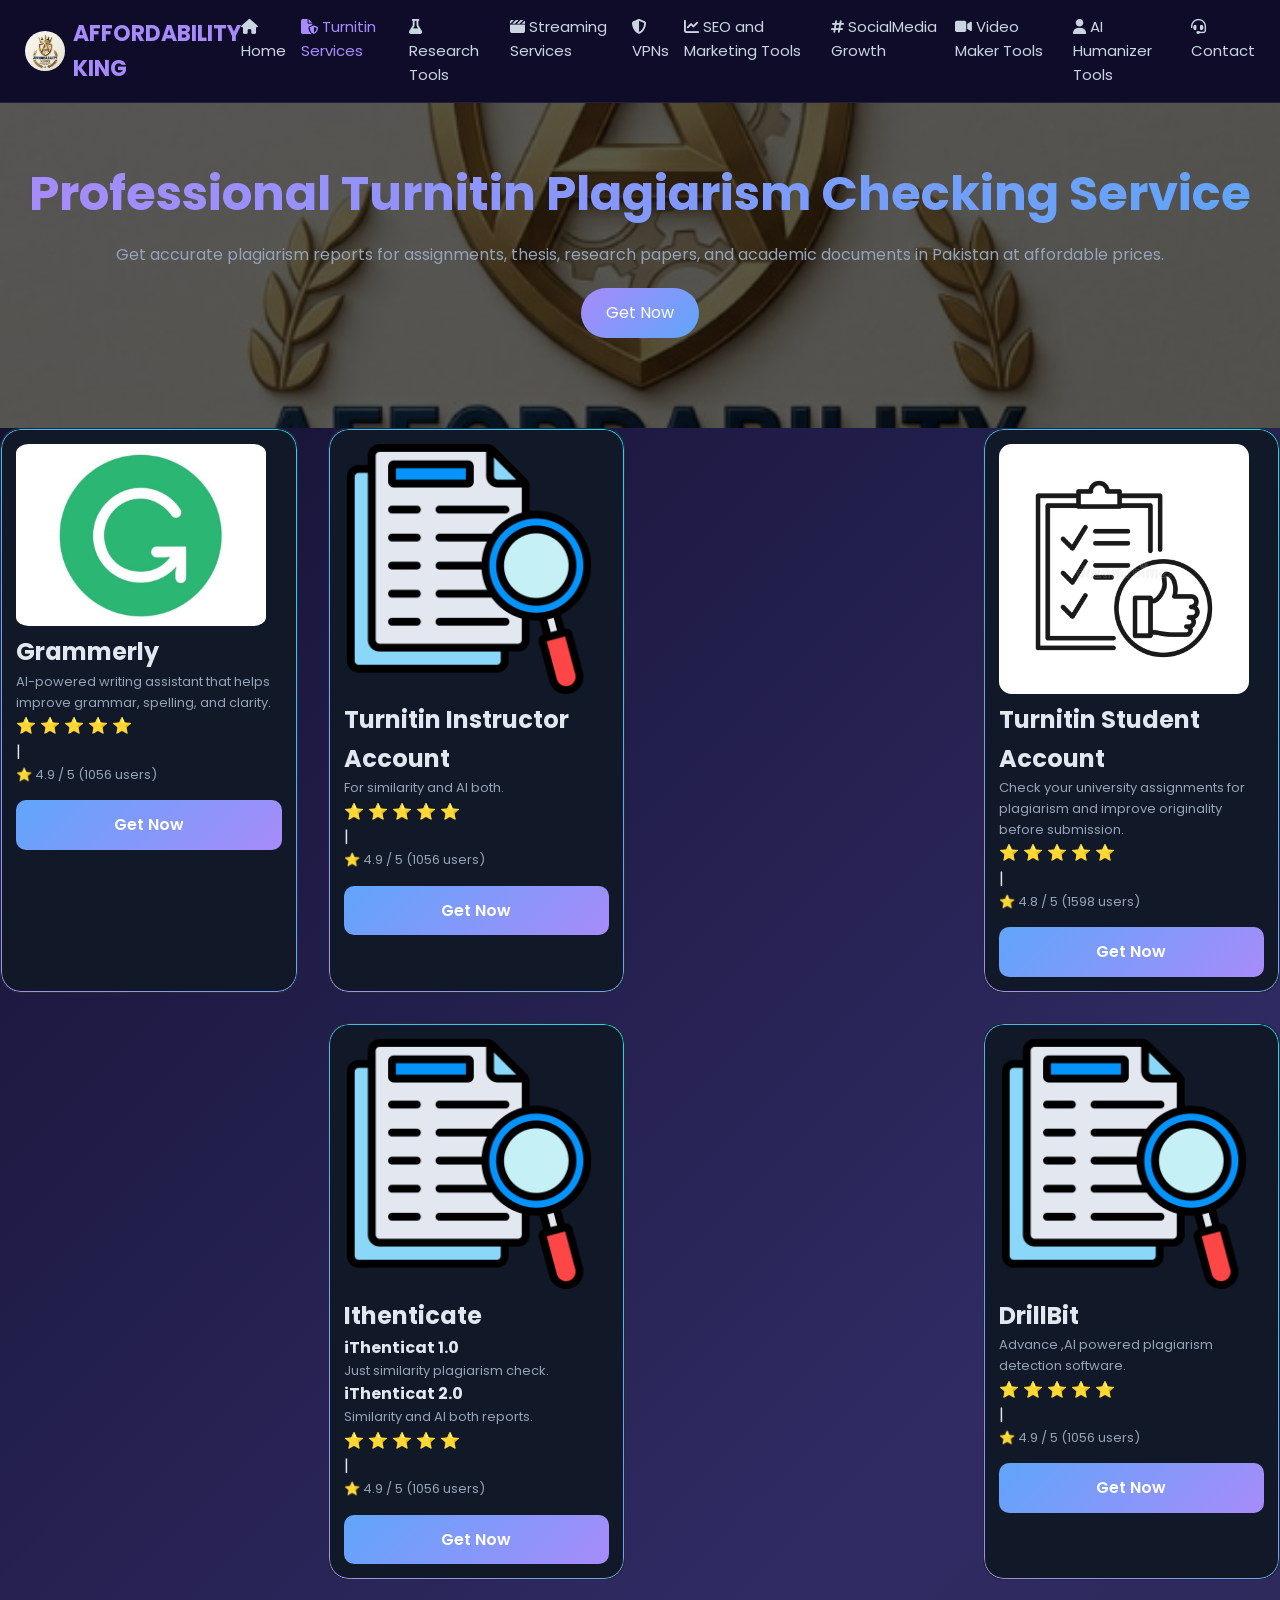
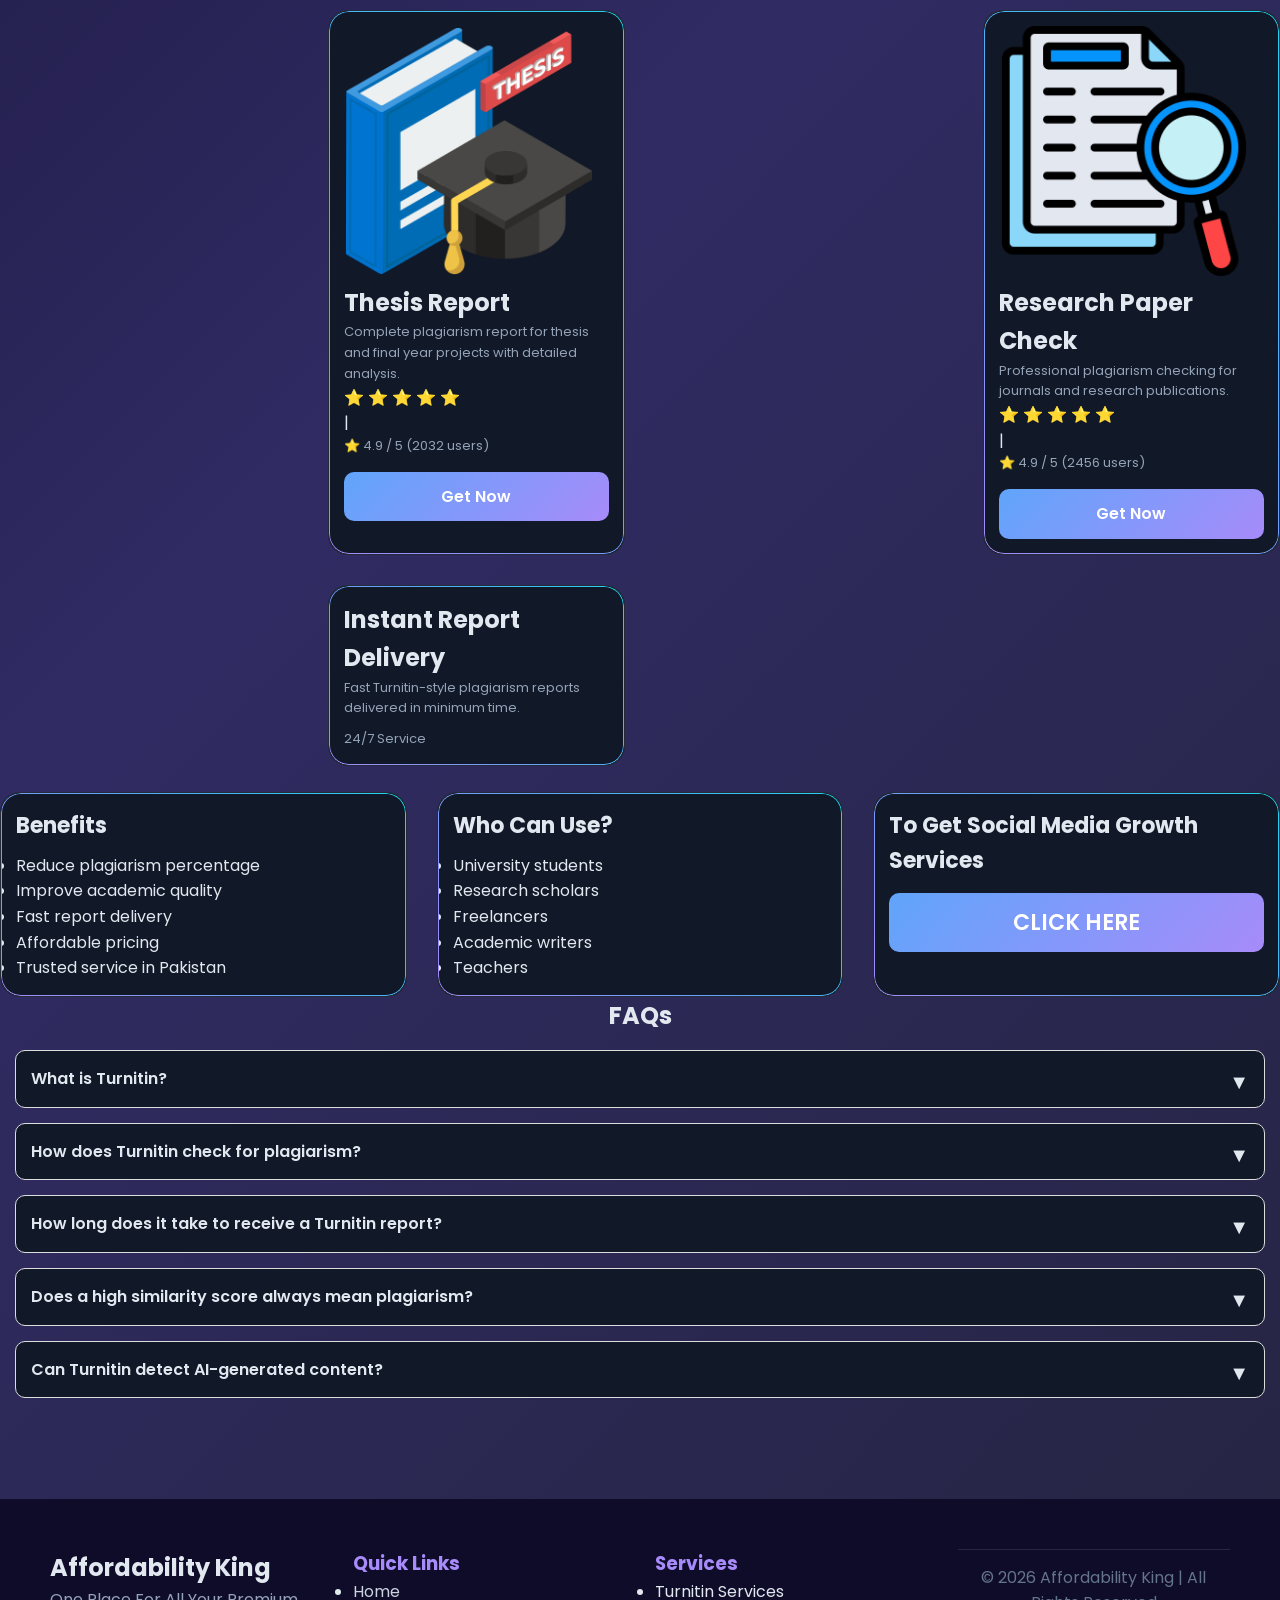
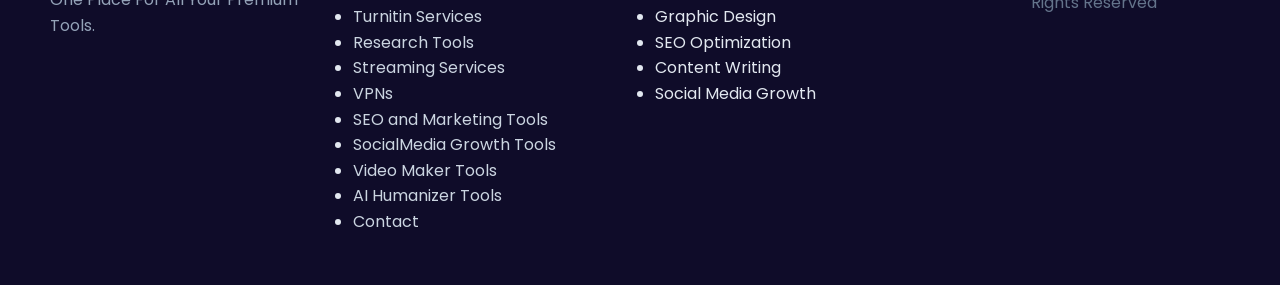
<file: turnitin.html>
<!DOCTYPE html>
<html lang="en">
<head>
<meta charset="UTF-8">
<meta name="viewport" content="width=device-width, initial-scale=1.0">

<title>GET TURNITIN PLAGIARISM CHECKER SERVICE IN PAKISTAN</title>

<meta name="description" content="Get affordable Turnitin plagiarism checking services in Pakistan. Reduce plagiarism, check assignments, research papers, and thesis with 100% reliable reports at cheap prices.">

<meta name="keywords" content="Turnitin Pakistan, buy Turnitin report, plagiarism checker Pakistan, Turnitin service cheap, assignment checking service, thesis plagiarism check, academic writing tools Pakistan, Turnitin report online">
<meta name="robots" content="index, follow">

<link rel="icon" type="jpg" href="favicon.jpg">
<link rel="stylesheet" href="style.css">
<link href="https://fonts.googleapis.com/css2?family=Poppins&display=swap" rel="stylesheet">
<link rel="stylesheet" href="https://cdnjs.cloudflare.com/ajax/libs/font-awesome/6.5.0/css/all.min.css">
</head>

<body>

<!-- ===== HEADER ===== -->
<header class="header reveal-zoom">
   <h2 class="logo">
  <img src="favicon.jpg" alt="Digital World Forum Logo"></h2>
<h2 class="logo"> AFFORDABILITY KING</h2>
<div class="menu-toggle" onclick="toggleMenu(event)">
  <i class="fa-solid fa-bars"></i>
</div>

<nav id="navMenu">
  <a href="index.html" ><i class="fa-solid fa-house"></i> Home</a>

  <a href="turnitin.html" class="active"><i class="fa-solid fa-file-shield"></i> Turnitin Services</a>
    <a href="research.html"><i class="fa-solid fa-flask"></i> Research Tools</a>  
  <a href="streaming-services.html" ><i class="fa-solid fa-clapperboard"></i> Streaming Services</a>
  <a href="vpn.html" ><i class="fa-solid fa-shield-halved"></i> VPNs</a>
          <a href="seo.html"><i class="fa-solid fa-chart-line"></i> SEO and Marketing Tools</a>
  <a href="socialmedia.html"><i class="fa-solid fa-hashtag"></i> SocialMedia Growth</a>
  <a href="videotools.html" ><i class="fa-solid fa-video"></i> Video Maker Tools</a>
  
  
    <a href="ai.html" ><i class="fa-solid fa-user"></i> AI Humanizer Tools</a>
  <a href="contact.html"><i class="fa-solid fa-headset"></i> Contact</a>
</nav>

<!-- OVERLAY -->
<div id="overlay" onclick="closeMenu()"></div>

</header>
<br>
<!-- ===== HERO ===== -->
<section class="hero reveal">
<h1>Professional Turnitin Plagiarism Checking Service</h1>
<p>Get accurate plagiarism reports for assignments, thesis, research papers, and academic documents in Pakistan at affordable prices.</p>
<a href="https://wa.me/923292891698" class="btn" target="_blank">Get Now</a>
</section>

<!-- ===== SERVICES ===== -->
<section class="grid">

<div class="card reveal-right">
  <img src="grammerly.jpg" style="hight:200px; width:250px; border-radius:5%;">
<h1>Grammerly</h1>
<p>AI-powered writing assistant that helps improve grammar, spelling, and clarity.</p>
<div class="rating-box" data-users="1056" data-avg="4.9" data-tool="tool-x">
<div class="stars">
    <span data-value="1">⭐</span>
    <span data-value="2">⭐</span>
    <span data-value="3">⭐</span>
    <span data-value="4">⭐</span>
    <span data-value="5">⭐</span>
  </div>
  |
 <br>
  <p class="result"></p>

</div>
<a href="https://wa.me/923186511152?text=Hi, I want to buy Grammerly" target="_blank">Get Now</a>
</div>

<div class="card reveal-left">
  <img src="research.png" style="hight:200px; width:250px; border-radius:5%;">
<h1>Turnitin Instructor Account</h1>
<p>For similarity and AI both.</p>
<div class="rating-box" data-users="1056" data-avg="4.9" data-tool="tool-x">
<div class="stars">
    <span data-value="1">⭐</span>
    <span data-value="2">⭐</span>
    <span data-value="3">⭐</span>
    <span data-value="4">⭐</span>
    <span data-value="5">⭐</span>
  </div>
  |
 <br>
  <p class="result"></p>

</div>
<a href="https://wa.me/923186511152?text=Hi, I want to buy Turnitin instructor account" target="_blank">Get Now</a>
</div>

<br>
<div class="card reveal-right">
  <img src="assignment.jpg" style="hight:200px; width:250px; border-radius:5%;">
<h1>Turnitin Student Account</h1>
<p>Check your university assignments for plagiarism and improve originality before submission.</p>
<div class="rating-box" data-users="1598" data-avg="4.8" data-tool="tool-v">
<div class="stars">
    <span data-value="1">⭐</span>
    <span data-value="2">⭐</span>
    <span data-value="3">⭐</span>
    <span data-value="4">⭐</span>
    <span data-value="5">⭐</span>
  </div>
  |
 <br>
  <p class="result"></p>

</div>
<a href="https://wa.me/923186511152?text=Hi, I want to buy Turnitin Student Account" target="_blank">Get Now</a>
</div>


<br>
<div class="card reveal-left">
  <img src="research.png" style="hight:200px; width:250px; border-radius:5%;">
<h1>Ithenticate</h1>
<h4>iThenticat 1.0</h4>
<p>Just similarity plagiarism check.</p>
<h4>iThenticat 2.0</h4>
<p>Similarity and AI both reports.</p>
<div class="rating-box" data-users="1056" data-avg="4.9" data-tool="tool-x">
<div class="stars">
    <span data-value="1">⭐</span>
    <span data-value="2">⭐</span>
    <span data-value="3">⭐</span>
    <span data-value="4">⭐</span>
    <span data-value="5">⭐</span>
  </div>
  |
 <br>
  <p class="result"></p>

</div>
<a href="https://wa.me/923186511152?text=Hi, I want to buy ithenticate" target="_blank">Get Now</a>
</div>

<br>
<div class="card reveal-right">
  <img src="research.png" style="hight:200px; width:250px; border-radius:5%;">
<h1>DrillBit</h1>
<p>Advance ,AI powered plagiarism detection software.</p>
<div class="rating-box" data-users="1056" data-avg="4.9" data-tool="tool-x">
<div class="stars">
    <span data-value="1">⭐</span>
    <span data-value="2">⭐</span>
    <span data-value="3">⭐</span>
    <span data-value="4">⭐</span>
    <span data-value="5">⭐</span>
  </div>
  |
 <br>
  <p class="result"></p>

</div>
<a href="https://wa.me/923186511152?text=Hi, I want to buy Turitin Instructor Account" target="_blank">Get Now</a>
</div>


<br>
<div class="card reveal-left">
  <img src="thesis.png" style="hight:200px; width:250px; border-radius:5%;">
<h1>Thesis Report</h1>
<p>Complete plagiarism report for thesis and final year projects with detailed analysis.</p>
<div class="rating-box" data-users="2032" data-avg="4.9" data-tool="tool-w">
<div class="stars">
    <span data-value="1">⭐</span>
    <span data-value="2">⭐</span>
    <span data-value="3">⭐</span>
    <span data-value="4">⭐</span>
    <span data-value="5">⭐</span>
  </div>
  |
 <br>
  <p class="result"></p>

</div>
<a href="https://wa.me/923186511152?text=Assalam O Alaikum, I want to check plagiarism thesis " target="_blank">Get Now</a>
</div>
<br>
<div class="card reveal-right">
  <img src="research.png" style="hight:200px; width:250px; border-radius:5%;">
<h1>Research Paper Check</h1>
<p>Professional plagiarism checking for journals and research publications.</p>
<div class="rating-box" data-users="2456" data-avg="4.9" data-tool="tool-x">
<div class="stars">
    <span data-value="1">⭐</span>
    <span data-value="2">⭐</span>
    <span data-value="3">⭐</span>
    <span data-value="4">⭐</span>
    <span data-value="5">⭐</span>
  </div>
  |
 <br>
  <p class="result"></p>

</div>
<a href="https://wa.me/923186511152?text=Assalam O Alaikum, I want to check plagiarism Resaerch paper" target="_blank">Get Now</a>
</div>



<br>
<div class="card reveal-right">
<h1>Instant Report Delivery</h1>
<p>Fast Turnitin-style plagiarism reports delivered in minimum time.</p>
<p class="price">24/7 Service</p>
</div>
</div>



</section>
<br>
<!-- ===== SEO CONTENT ===== -->

<!-- ===== BENEFITS ===== -->
<section class="grid">

<div class="card reveal-left">
<h3>Benefits</h3>
<ul>
<li>Reduce plagiarism percentage</li>
<li>Improve academic quality</li>
<li>Fast report delivery</li>
<li>Affordable pricing</li>
<li>Trusted service in Pakistan</li>
</ul>
</div>

<div class="card reveal-right">
<h3>Who Can Use?</h3>
<ul>
<li>University students</li>
<li>Research scholars</li>
<li>Freelancers</li>
<li>Academic writers</li>
<li>Teachers</li>
</ul>
</div>



<div class="card reveal-left">
    <h3>To Get Social Media Growth Services <a href="socialmedia.html">CLICK HERE</a></h3></div>
</section>
<section class="section reveal-right">
  <h2 style="text-align:center;">FAQs</h2>
<details class="faq-item">
    <summary>What is Turnitin?</summary>
    <p>
        Turnitin is a leading plagiarism detection and academic integrity tool that compares submitted documents against a vast database of academic publications, websites, and student papers.
    </p>
</details>

<details class="faq-item">
    <summary>How does Turnitin check for plagiarism?</summary>
    <p>
        Turnitin analyzes text similarities by comparing your document with billions of online sources and academic content, then generates a similarity report highlighting matched sections.
    </p>
</details>

<details class="faq-item">
    <summary>How long does it take to receive a Turnitin report?</summary>
    <p>
        Most similarity reports are generated within a short time after submission, although processing times may vary depending on system demand and document size.
    </p>
</details>

<details class="faq-item">
    <summary>Does a high similarity score always mean plagiarism?</summary>
    <p>
        No. A similarity score indicates matched text, but it should be reviewed carefully, as properly cited references and commonly used phrases can also contribute to the score.
    </p>
</details>

<details class="faq-item">
    <summary>Can Turnitin detect AI-generated content?</summary>
    <p>
        Turnitin offers AI writing detection features for eligible institutions, helping educators identify content that may have been generated using AI tools.
    </p>
</details>
</section>
<br>

<!-- ===== FOOTER ===== -->
<footer class="footer">

<div class="footer-container">

  <!-- BRAND -->
  <div class="footer-col">
    <h2>Affordability King</h2>
    <p>One Place For All Your Premium Tools.</p>
  </div>

  <!-- QUICK LINKS -->
 <div class="footer-col">
    <h3>Quick Links</h3>
    <ul>
      <li><a href="index.html" class="active">Home</a></li>
     
      <li><a href="turnitin.html">Turnitin Services</a></li>
       <li><a href="research.html">Research Tools</a></li>
        <li><a href="streaming-services.html">Streaming Services</a></li>
         <li><a href="vpn.html">VPNs</a></li>
          <li><a href="seo.html">SEO and Marketing Tools</a></li>
      <li><a href="socialmedia.html">SocialMedia Growth Tools</a></li>
       <li><a href="videotools.html">Video Maker Tools</a></li>
        <li><a href="ai.html">AI Humanizer Tools</a></li>
      <li><a href="contact.html">Contact</a></li>
    </ul>
  </div>

  <!-- SERVICES -->
  <div class="footer-col">
    <h3>Services</h3>
    <ul>
      <li>Turnitin Services</li>
      <li>Graphic Design</li>
      <li>SEO Optimization</li>
      <li>Content Writing</li>
      <li>Social Media Growth</li>
    </ul>
  </div>
<div class="footer-bottom">
<p>© 2026 Affordability King | All Rights Reserved</p>
</div>
</footer>
<script src="script.js"></script>
</body>
</html>
</file>
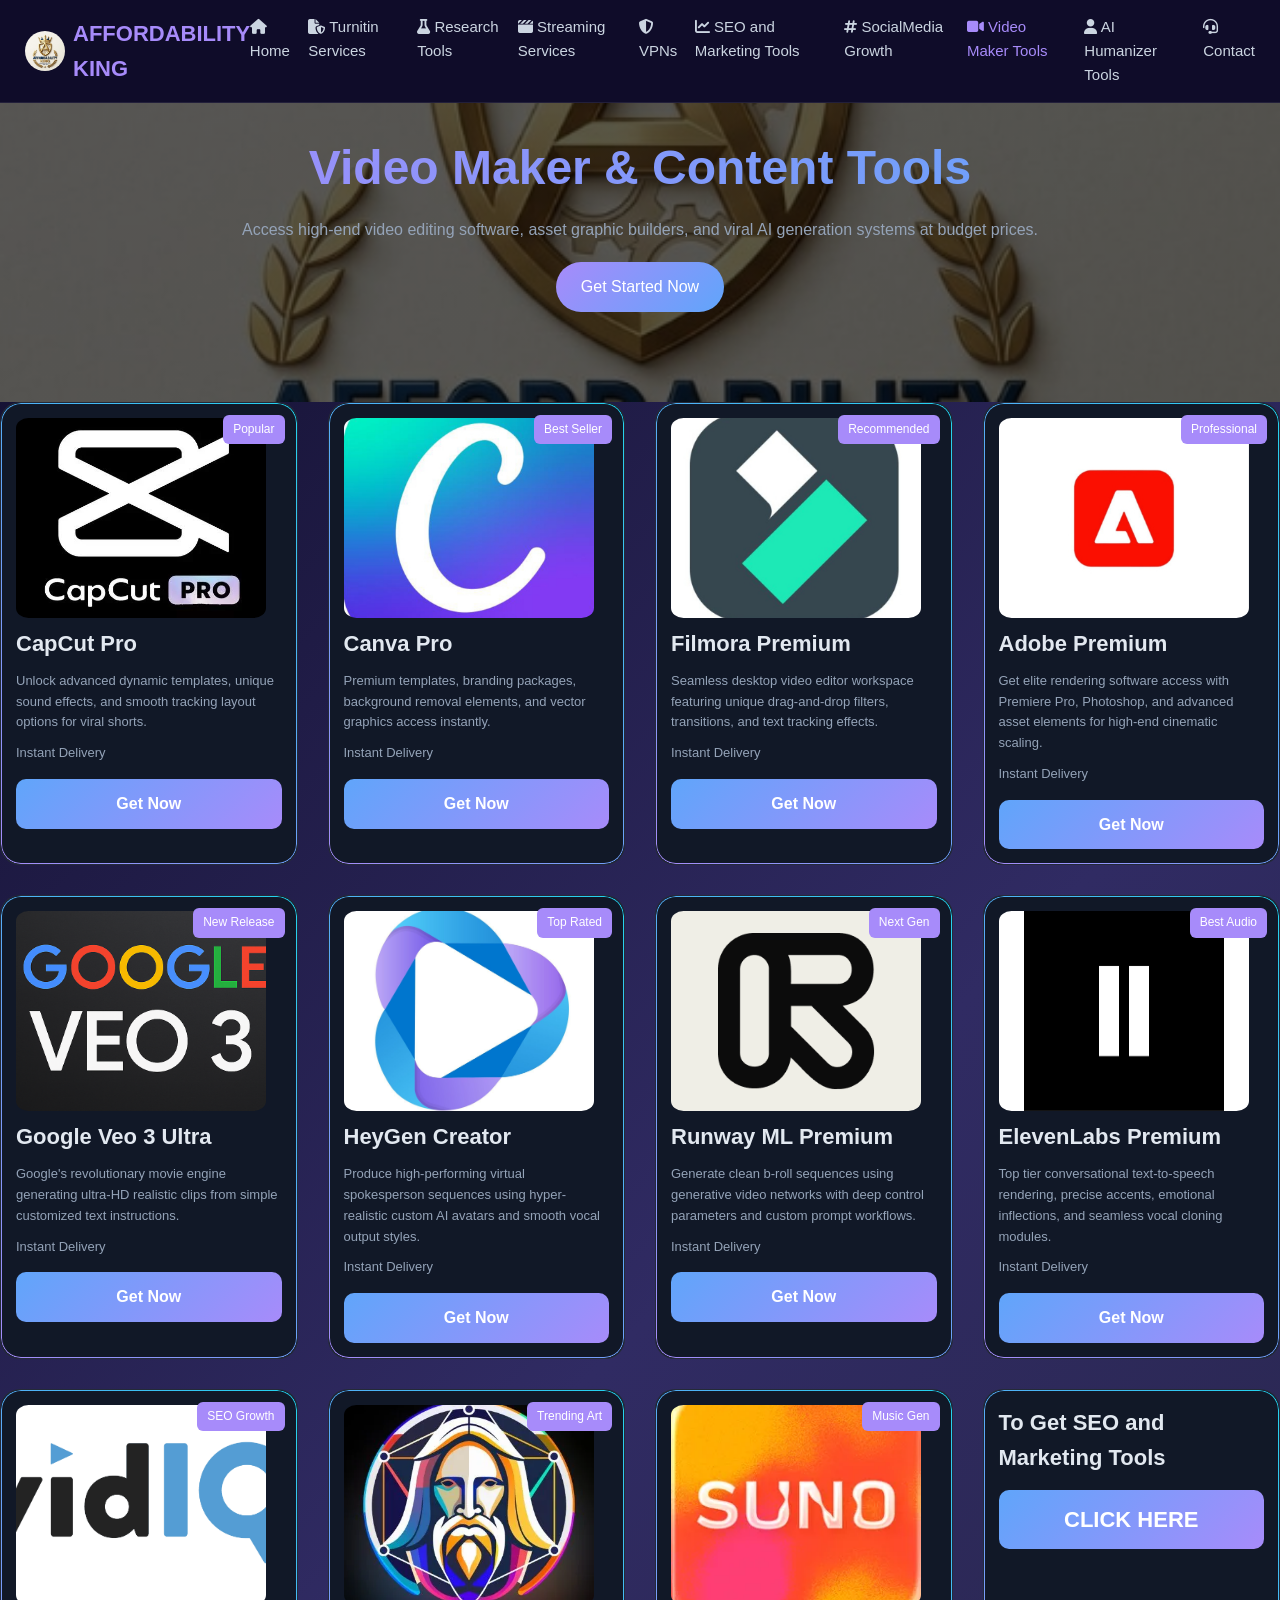
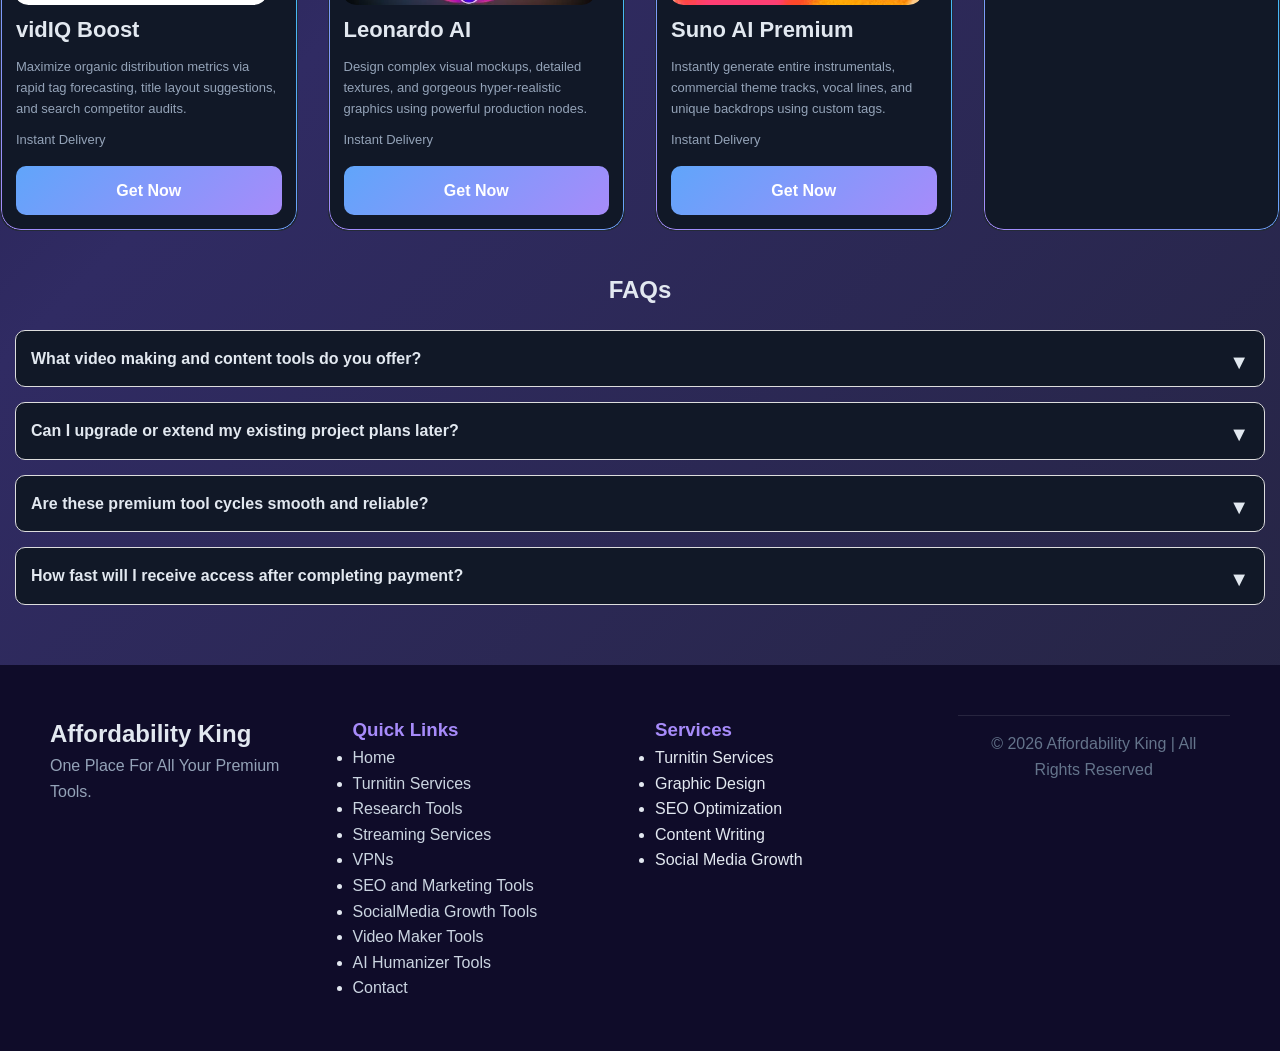
<file: videotools.html>
<!DOCTYPE html>
<html lang="en">
<head>
<meta charset="UTF-8">
<meta name="viewport" content="width=device-width, initial-scale=1.0">
<title>Video Maker & Content Tools | Affordability King</title>
<meta name="description" content="Affordable premium video editing and content creation tools in Pakistan. Boost your social media.">
<meta name="keywords" content="CapCut Pro, Canva Pro, Filmora, Adobe Premiere, Google Veo, HeyGen, Runway ML, ElevenLabs, vidIQ Boost, Leonardo AI, Suno AI, Affordability King">
<meta name="robots" content="index,follow">
<link rel="stylesheet" href="https://cdnjs.cloudflare.com/ajax/libs/font-awesome/6.5.2/css/all.min.css">
<link rel="stylesheet" href="style.css">
<link rel="icon" href="favicon.jpg">
</head>
<body>

<header class="header reveal-zoom">
  <h2 class="logo">
    <img src="favicon.jpg" alt="Digital World Forum Logo">
  </h2>
  <h2 class="logo">AFFORDABILITY KING</h2>
  <div class="menu-toggle" onclick="toggleMenu(event)">
    <i class="fa-solid fa-bars"></i>
  </div>

  <nav id="navMenu">
    <a href="index.html"><i class="fa-solid fa-house"></i> Home</a>
    <a href="turnitin.html"><i class="fa-solid fa-file-shield"></i> Turnitin Services</a>
    <a href="research.html"><i class="fa-solid fa-flask"></i> Research Tools</a>
    <a href="streaming-services.html"><i class="fa-solid fa-clapperboard"></i> Streaming Services</a>
    <a href="vpn.html"><i class="fa-solid fa-shield-halved"></i> VPNs</a>
            <a href="seo.html"><i class="fa-solid fa-chart-line"></i> SEO and Marketing Tools</a>
    <a href="socialmedia.html"><i class="fa-solid fa-hashtag"></i> SocialMedia Growth</a>
    <a href="videotools.html" class="active"><i class="fa-solid fa-video"></i> Video Maker Tools</a>
    <a href="ai.html"><i class="fa-solid fa-user"></i> AI Humanizer Tools</a>
    <a href="contact.html"><i class="fa-solid fa-headset"></i> Contact</a>
  </nav>

  <!-- OVERLAY -->
  <div id="overlay" onclick="closeMenu()"></div>
</header>

<!-- HERO SECTION -->
<section class="hero reveal">
  <h1>Video Maker & Content Tools</h1>
  <p>Access high-end video editing software, asset graphic builders, and viral AI generation systems at budget prices.</p>
  <a href="https://wa.me/923186511152" class="btn">Get Started Now</a>
</section>

<!-- GRID SECTION FOR VIDEO & CONTENT TOOLS -->
<section class="grid">

  <!-- CapCut Pro -->
  <div class="card reveal-left">
    <img src="capcut.png" alt="CapCut Pro" style="height:200px; width:250px; border-radius:5%; object-fit: cover;">
    <span class="badge">Popular</span>
    <h3>CapCut Pro</h3>
    <p>Unlock advanced dynamic templates, unique sound effects, and smooth tracking layout options for viral shorts.</p>
    <p class="price">Instant Delivery</p>
    <a href="https://wa.me/923186511152?text=Hi, I want to buy CapCut Pro">Get Now</a>
  </div>

  <!-- Canva Pro -->
  <div class="card reveal-right">
    <img src="canva.jpg" alt="Canva Pro" style="height:200px; width:250px; border-radius:5%; object-fit: cover;">
    <span class="badge">Best Seller</span>
    <h3>Canva Pro</h3>
    <p>Premium templates, branding packages, background removal elements, and vector graphics access instantly.</p>
    <p class="price">Instant Delivery</p>
    <a href="https://wa.me/923186511152?text=Hi, I want to buy Canva Pro">Get Now</a>
  </div>

  <!-- Filmora -->
  <div class="card reveal-zoom">
    <img src="filmora.jpg" alt="Filmora" style="height:200px; width:250px; border-radius:5%; object-fit: cover;">
    <span class="badge">Recommended</span>
    <h3>Filmora Premium</h3>
    <p>Seamless desktop video editor workspace featuring unique drag-and-drop filters, transitions, and text tracking effects.</p>
    <p class="price">Instant Delivery</p>
    <a href="https://wa.me/923186511152?text=Hi, I want to buy Filmora Premium">Get Now</a>
  </div>

  <!-- Adobe Premium -->
  <div class="card reveal-rotate">
    <img src="adobe.jpg" alt="Adobe Premium" style="height:200px; width:250px; border-radius:5%; object-fit: cover;">
    <span class="badge">Professional</span>
    <h3>Adobe Premium</h3>
    <p>Get elite rendering software access with Premiere Pro, Photoshop, and advanced asset elements for high-end cinematic scaling.</p>
    <p class="price">Instant Delivery</p>
    <a href="https://wa.me/923186511152?text=Hi, I want to buy Adobe Premium">Get Now</a>
  </div>

  <!-- Google Veo 3 Ultra -->
  <div class="card reveal-left">
    <img src="veo.png" alt="Google Veo 3 Ultra" style="height:200px; width:250px; border-radius:5%; object-fit: cover;">
    <span class="badge">New Release</span>
    <h3>Google Veo 3 Ultra</h3>
    <p>Google's revolutionary movie engine generating ultra-HD realistic clips from simple customized text instructions.</p>
    <p class="price">Instant Delivery</p>
    <a href="https://wa.me/923186511152?text=Hi, I want to buy Google Veo 3 Ultra">Get Now</a>
  </div>

  <!-- HeyGen Creator -->
  <div class="card reveal-right">
    <img src="heygen.jpg" alt="HeyGen Creator" style="height:200px; width:250px; border-radius:5%; object-fit: cover;">
    <span class="badge">Top Rated</span>
    <h3>HeyGen Creator</h3>
    <p>Produce high-performing virtual spokesperson sequences using hyper-realistic custom AI avatars and smooth vocal output styles.</p>
    <p class="price">Instant Delivery</p>
    <a href="https://wa.me/923186511152?text=Hi, I want to buy HeyGen Creator">Get Now</a>
  </div>

  <!-- Runway ML -->
  <div class="card reveal-zoom">
    <img src="icon.png" alt="Runway ML" style="height:200px; width:250px; border-radius:5%; object-fit: cover;">
    <span class="badge">Next Gen</span>
    <h3>Runway ML Premium</h3>
    <p>Generate clean b-roll sequences using generative video networks with deep control parameters and custom prompt workflows.</p>
    <p class="price">Instant Delivery</p>
    <a href="https://wa.me/923186511152?text=Hi, I want to buy Runway ML Premium">Get Now</a>
  </div>

  <!-- ElevenLabs -->
  <div class="card reveal-rotate">
    <img src="elevenlabs.jpg" alt="ElevenLabs" style="height:200px; width:250px; border-radius:5%; object-fit: cover;">
    <span class="badge">Best Audio</span>
    <h3>ElevenLabs Premium</h3>
    <p>Top tier conversational text-to-speech rendering, precise accents, emotional inflections, and seamless vocal cloning modules.</p>
    <p class="price">Instant Delivery</p>
    <a href="https://wa.me/923186511152?text=Hi, I want to buy ElevenLabs Premium">Get Now</a>
  </div>

  <!-- vidIQ Boost -->
  <div class="card reveal-left">
    <img src="vidIQ.png" alt="vidIQ Boost" style="height:200px; width:250px; border-radius:5%; object-fit: cover;">
    <span class="badge">SEO Growth</span>
    <h3>vidIQ Boost</h3>
    <p>Maximize organic distribution metrics via rapid tag forecasting, title layout suggestions, and search competitor audits.</p>
    <p class="price">Instant Delivery</p>
    <a href="https://wa.me/923186511152?text=Hi, I want to buy vidIQ Boost">Get Now</a>
  </div>

  <!-- Leonardo AI -->
  <div class="card reveal-right">
    <img src="leonardo.jpg" alt="Leonardo AI" style="height:200px; width:250px; border-radius:5%; object-fit: cover;">
    <span class="badge">Trending Art</span>
    <h3>Leonardo AI</h3>
    <p>Design complex visual mockups, detailed textures, and gorgeous hyper-realistic graphics using powerful production nodes.</p>
    <p class="price">Instant Delivery</p>
    <a href="https://wa.me/923186511152?text=Hi, I want to buy Leonardo AI">Get Now</a>
  </div>

  <!-- Suno AI -->
  <div class="card reveal-zoom">
    <img src="suno.jpg" alt="Suno AI" style="height:200px; width:250px; border-radius:5%; object-fit: cover;">
    <span class="badge">Music Gen</span>
    <h3>Suno AI Premium</h3>
    <p>Instantly generate entire instrumentals, commercial theme tracks, vocal lines, and unique backdrops using custom tags.</p>
    <p class="price">Instant Delivery</p>
    <a href="https://wa.me/923186511152?text=Hi, I want to buy Suno AI Premium">Get Now</a>
  </div>
  
  <div class="card reveal-left">
    <h3>To Get SEO and Marketing Tools <a href="seo.html">CLICK HERE</a></h3></div>

</section>

<!-- FAQS SECTION -->
<section class="section reveal-right">
  <h2 style="text-align:center; margin-top: 40px; margin-bottom: 20px;">FAQs</h2>
  
  <details class="faq-item">
    <summary>What video making and content tools do you offer?</summary>
    <p>
      We offer full access to major editing networks and media systems including CapCut Pro, Canva Pro, Filmora, ElevenLabs, HeyGen Creator, vidIQ Boost, and more.
    </p>
  </details>

  <details class="faq-item">
    <summary>Can I upgrade or extend my existing project plans later?</summary>
    <p>
      Yes, absolutely. You can contact us via WhatsApp whenever you need a plan upgrade, extensions, or want to explore other creative toolkits.
    </p>
  </details>

  <details class="faq-item">
    <summary>Are these premium tool cycles smooth and reliable?</summary>
    <p>
      Yes, our subscriptions are premium and carefully configured so that you can edit and export your timelines cleanly with no rendering issues.
    </p>
  </details>

  <details class="faq-item">
    <summary>How fast will I receive access after completing payment?</summary>
    <p>
      Our process ensures immediate instant delivery. Your access credentials or configurations will be sent directly to your WhatsApp screen once verified.
    </p>
  </details>
</section>

<!-- ===== FOOTER ===== -->
<footer class="footer">

<div class="footer-container">

  <!-- BRAND -->
  <div class="footer-col">
    <h2>Affordability King</h2>
    <p>One Place For All Your Premium Tools.</p>
  </div>

  <!-- QUICK LINKS -->
 <div class="footer-col">
    <h3>Quick Links</h3>
    <ul>
      <li><a href="index.html" class="active">Home</a></li>
     
      <li><a href="turnitin.html">Turnitin Services</a></li>
       <li><a href="research.html">Research Tools</a></li>
        <li><a href="streaming-services.html">Streaming Services</a></li>
         <li><a href="vpn.html">VPNs</a></li>
          <li><a href="seo.html">SEO and Marketing Tools</a></li>
      <li><a href="socialmedia.html">SocialMedia Growth Tools</a></li>
       <li><a href="videotools.html">Video Maker Tools</a></li>
        <li><a href="ai.html">AI Humanizer Tools</a></li>
      <li><a href="contact.html">Contact</a></li>
    </ul>
  </div>

  <!-- SERVICES -->
  <div class="footer-col">
    <h3>Services</h3>
    <ul>
      <li>Turnitin Services</li>
      <li>Graphic Design</li>
      <li>SEO Optimization</li>
      <li>Content Writing</li>
      <li>Social Media Growth</li>
    </ul>
  </div>
<div class="footer-bottom">
<p>© 2026 Affordability King | All Rights Reserved</p>
</div>
</footer>
<script src="script.js"></script>
</body>
</html>
</file>
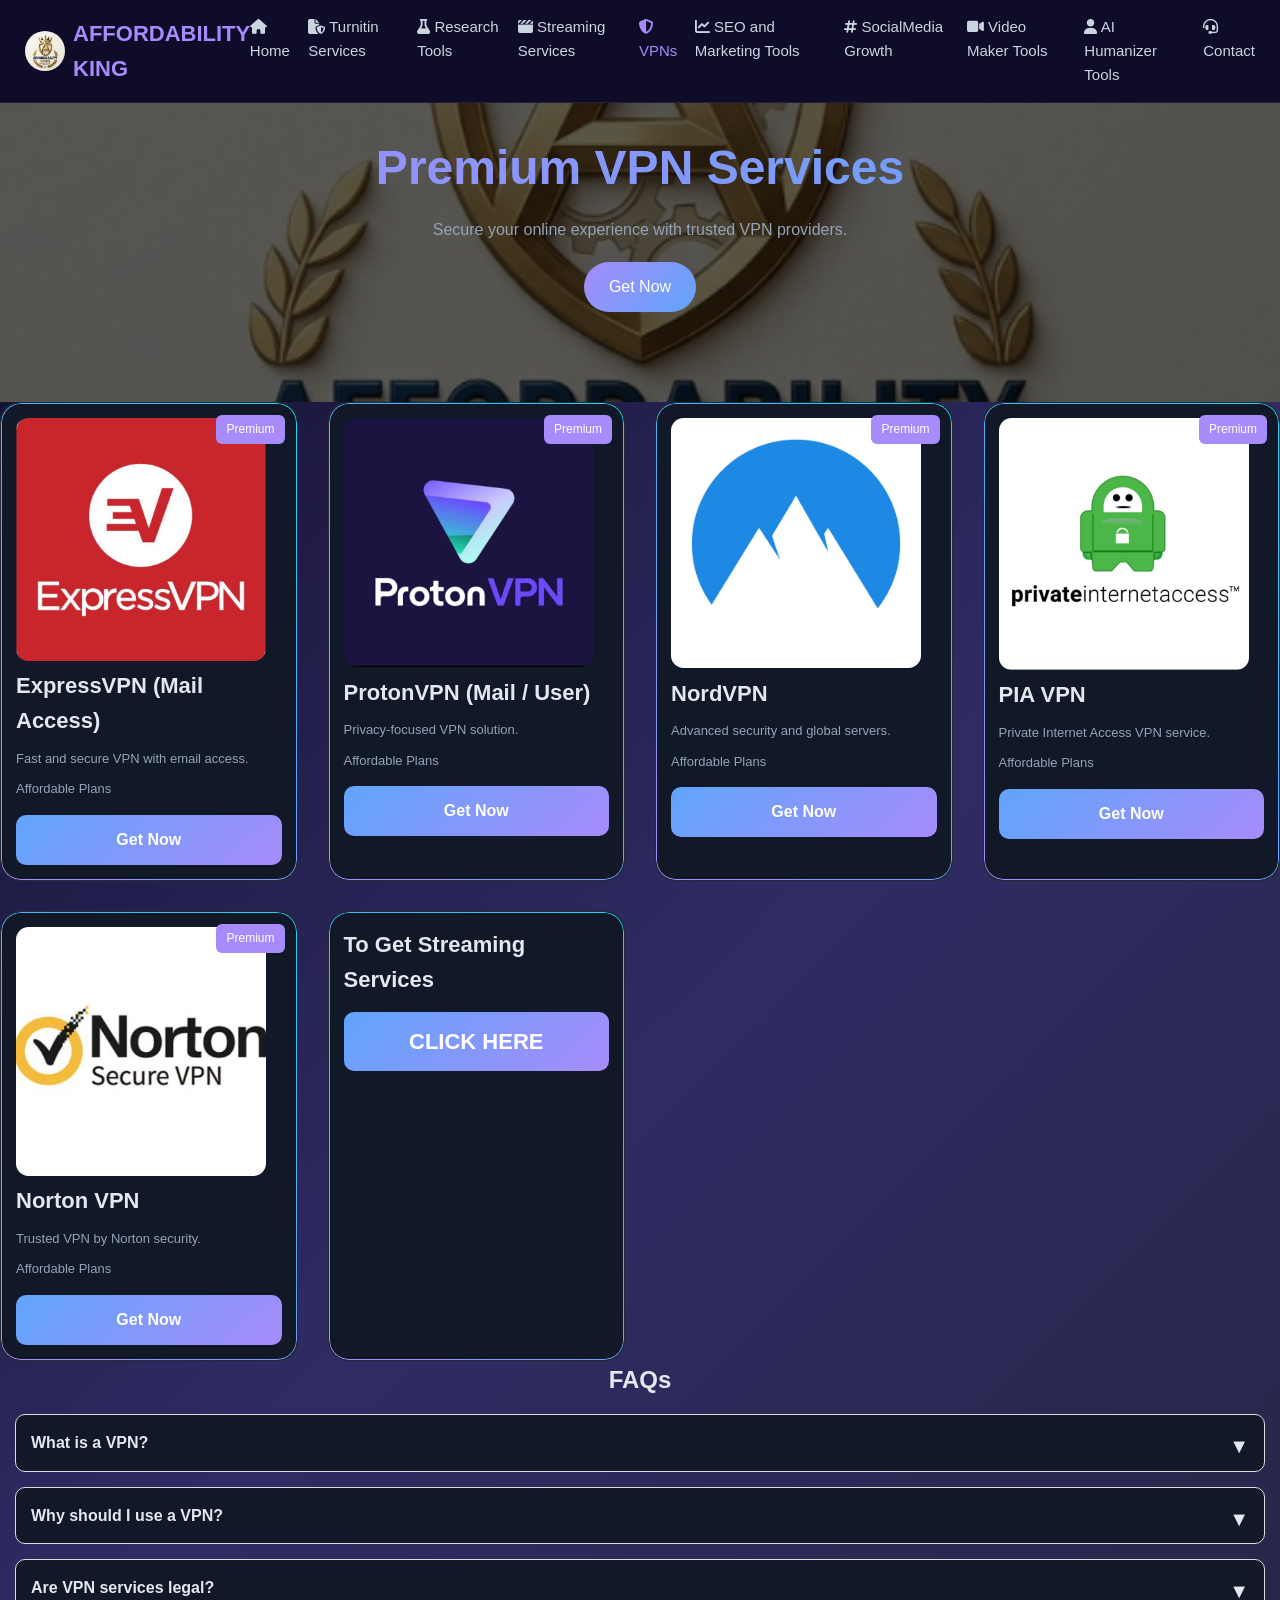
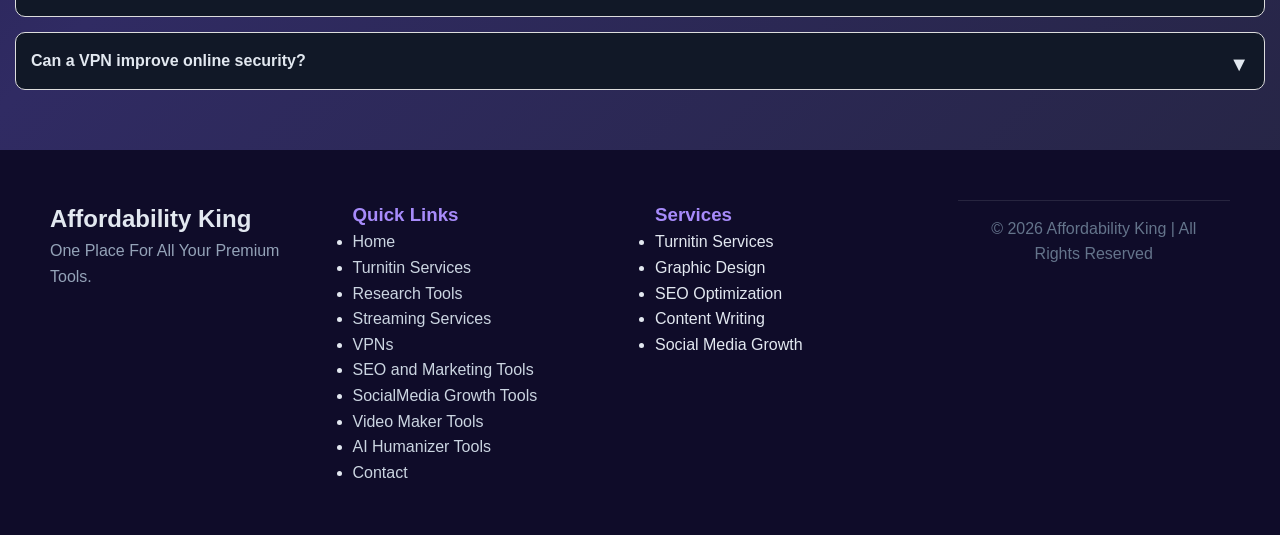
<file: vpn.html>
<!DOCTYPE html>
<html lang="en">
<head>
<meta charset="UTF-8">
<meta name="viewport" content="width=device-width, initial-scale=1.0">
<title>VPN Services | Affordability King</title>
<meta name="description" content="Buy affordable VPN subscriptions including ExpressVPN, ProtonVPN, NordVPN, PIA VPN and Norton VPN.">
<meta name="keywords" content="VPN Pakistan, ExpressVPN, ProtonVPN, NordVPN, PIA VPN, Norton VPN">
<meta name="robots" content="index,follow">
<link rel="stylesheet" href="https://cdnjs.cloudflare.com/ajax/libs/font-awesome/6.5.2/css/all.min.css">
<link rel="icon" href="favicon.jpg">
<link rel="stylesheet" href="style.css">
<link rel="stylesheet" href="https://cdnjs.cloudflare.com/ajax/libs/font-awesome/6.5.0/css/all.min.css">
</head>
<body>

<header class="header reveal-zoom">
   <h2 class="logo">
  <img src="favicon.jpg" alt="Digital World Forum Logo"></h2>
<h2 class="logo"> AFFORDABILITY KING</h2>
<div class="menu-toggle" onclick="toggleMenu(event)">
  <i class="fa-solid fa-bars"></i>
</div>

<nav id="navMenu">
  <a href="index.html" ><i class="fa-solid fa-house"></i> Home</a>

  <a href="turnitin.html"><i class="fa-solid fa-file-shield"></i> Turnitin Services</a>
    <a href="research.html"><i class="fa-solid fa-flask"></i> Research Tools</a>
  <a href="streaming-services.html" ><i class="fa-solid fa-clapperboard"></i> Streaming Services</a>
  <a href="vpn.html" class="active"><i class="fa-solid fa-shield-halved"></i> VPNs</a>
          <a href="seo.html"><i class="fa-solid fa-chart-line"></i> SEO and Marketing Tools</a>
  <a href="socialmedia.html"><i class="fa-solid fa-hashtag"></i> SocialMedia Growth</a>
  <a href="videotools.html" ><i class="fa-solid fa-video"></i> Video Maker Tools</a>
  
  
    <a href="ai.html" ><i class="fa-solid fa-user"></i> AI Humanizer Tools</a>
  <a href="contact.html"><i class="fa-solid fa-headset"></i> Contact</a>
</nav>

<!-- OVERLAY -->
<div id="overlay" onclick="closeMenu()"></div>

</header>

<section class="hero reveal">
<h1>Premium VPN Services</h1>
<p>Secure your online experience with trusted VPN providers.</p>
<a href="https://wa.me/923186511152" class="btn">Get Now</a>
</section>

<section class="grid">

<div class="card reveal-left">
      <img src="express.jpg" style="hight:200px; width:250px; border-radius:5%;">
<span class="badge">Premium</span>
<h3>ExpressVPN (Mail Access)</h3>
<p>Fast and secure VPN with email access.</p>
<p class="price">Affordable Plans</p>
<a href="https://wa.me/923186511152?text=Hi, I want to buy ExpressVPN (Mail Access)">Get Now</a>
</div>

<div class="card reveal-right">
      <img src="proton.jpg" style="hight:200px; width:250px; border-radius:5%;">
<span class="badge">Premium</span>
<h3>ProtonVPN (Mail / User)</h3>
<p>Privacy-focused VPN solution.</p>
<p class="price">Affordable Plans</p>
<a href="https://wa.me/923186511152?text=Hi, I want to buy ProtonVPN (Mail / User)">Get Now</a>
</div>

<div class="card reveal-zoom">
      <img src="nordvpn.jpg" style="hight:200px; width:250px; border-radius:5%;">
<span class="badge">Premium</span>
<h3>NordVPN</h3>
<p>Advanced security and global servers.</p>
<p class="price">Affordable Plans</p>
<a href="https://wa.me/923186511152?text=Hi, I want to buy NordVPN">Get Now</a>
</div>

<div class="card reveal-left">
      <img src="pia.jpg" style="hight:200px; width:250px; border-radius:5%;">
<span class="badge">Premium</span>
<h3>PIA VPN</h3>
<p>Private Internet Access VPN service.</p>
<p class="price">Affordable Plans</p>
<a href="https://wa.me/923186511152?text=Hi, I want to buy PIA VPN">Get Now</a>
</div>

<div class="card reveal-right">
      <img src="norton.jpg" style="hight:200px; width:250px; border-radius:5%;">
<span class="badge">Premium</span>
<h3>Norton VPN</h3>
<p>Trusted VPN by Norton security.</p>
<p class="price">Affordable Plans</p>
<a href="https://wa.me/923186511152?text=Hi, I want to buy Norton VPN">Get Now</a>
</div>

<div class="card reveal-left">
    <h3>To Get Streaming Services <a href="streaming-services.html">CLICK HERE</a></h3></div>

</section>

<section class="section reveal-left">
  <h2 style="text-align:center;">FAQs</h2>
<div class="faq-section">
    <details class="faq-item">
        <summary>What is a VPN?</summary>
        <p>
            A VPN (Virtual Private Network) encrypts your internet connection
            to protect your privacy and secure your online activity.
        </p>
    </details>

    <details class="faq-item">
        <summary>Why should I use a VPN?</summary>
        <p>
            A VPN helps keep your data private, protects you on public Wi-Fi,
            and allows access to region-restricted content.
        </p>
    </details>

    <details class="faq-item">
        <summary>Are VPN services legal?</summary>
        <p>
            VPNs are legal in most countries, but users should always follow
            local laws and service terms.
        </p>
    </details>

    <details class="faq-item">
        <summary>Can a VPN improve online security?</summary>
        <p>
            Yes, trusted VPN providers use encryption to enhance your online
            security and privacy.
        </p>
    </details>
</div>
</section>

<!-- ===== FOOTER ===== -->
<footer class="footer">

<div class="footer-container">

  <!-- BRAND -->
  <div class="footer-col">
    <h2>Affordability King</h2>
    <p>One Place For All Your Premium Tools.</p>
  </div>

  <!-- QUICK LINKS -->
 <div class="footer-col">
    <h3>Quick Links</h3>
    <ul>
      <li><a href="index.html" class="active">Home</a></li>
     
      <li><a href="turnitin.html">Turnitin Services</a></li>
       <li><a href="research.html">Research Tools</a></li>
        <li><a href="streaming-services.html">Streaming Services</a></li>
         <li><a href="vpn.html">VPNs</a></li>
          <li><a href="seo.html">SEO and Marketing Tools</a></li>
      <li><a href="socialmedia.html">SocialMedia Growth Tools</a></li>
       <li><a href="videotools.html">Video Maker Tools</a></li>
        <li><a href="ai.html">AI Humanizer Tools</a></li>
      <li><a href="contact.html">Contact</a></li>
    </ul>
  </div>

  <!-- SERVICES -->
  <div class="footer-col">
    <h3>Services</h3>
    <ul>
      <li>Turnitin Services</li>
      <li>Graphic Design</li>
      <li>SEO Optimization</li>
      <li>Content Writing</li>
      <li>Social Media Growth</li>
    </ul>
  </div>
<div class="footer-bottom">
<p>© 2026 Affordability King | All Rights Reserved</p>
</div>
</footer>

<script src="script.js"></script>
</body>
</html>
</file>
<file: style.css>
/* ===== RESET ===== */
*{
  margin:0;
  padding:0;
  box-sizing:border-box;
  font-family:'Poppins',sans-serif;
}

/* ===== BODY ===== */
body{
  background: linear-gradient(135deg,#0f0c29,#302b63,#24243e);
  color:#e2e8f0;
  line-height:1.6;
}

/* ===== HEADER ===== */
.header{
  position:fixed;
  top:0;
  width:100%;
  display:flex;
  justify-content:space-between;
  align-items:center;
  padding:15px 25px;

  background:#0f0c29;   /* ❌ glass removed */
  border-bottom:1px solid rgba(255,255,255,0.08);
  z-index: 1000;
}

/* LOGO */
.logo{
  display:flex;
  align-items:center;
  font-size:22px;
  font-weight:700;
  color:#a78bfa;
}

.logo img{
  width:40px;
  height:40px;
  border-radius:50%;
  margin-right:8px;
}

/* NAV */
nav{
  display:flex;
  gap:15px;
  z-index: 2000;
}

nav a{
  color:#cbd5e1;
  text-decoration:none;
  font-size:15px;
  position:relative;
  transition:0.3s;
}

/* underline animation */
nav a::after{
  content:"";
  position:absolute;
  left:0;
  bottom:-5px;
  width:0%;
  height:2px;
  background:#a78bfa;
  transition:0.3s;
}

nav a:hover::after{
  width:100%;
}

nav a:hover{
  color:#a78bfa;
}

/* ACTIVE */
nav a.active{
  color:#a78bfa;
}

/* MENU */
.menu-toggle{
  display:none;
  font-size:24px;
  color:#a78bfa;
  cursor:pointer;
}

/* OVERLAY */
#overlay{
  position:fixed;
  inset:0;
  background:rgba(0,0,0,0.7);
  display:none;
  z-index:;
}

/* MOBILE */
@media(max-width:768px){

  .menu-toggle{
    display:block;
  }

  nav{
    position:fixed;
    top:0;
    right:-260px;
    width:auto-fit;
    height:auto-fit;

    background:#111827;   /* ❌ solid instead of glass */
    flex-direction:column;
    padding:25px;
    gap:20px;
    transition:0.4s;
  }

  nav.open{
    right:0;
  }

  #overlay.show{
    display:block;
  }
}

/* ===== HERO ===== */
.hero{
  text-align:center;
  padding:130px 20px 90px;
  background:
  linear-gradient(rgba(0,0,0,0.65),rgba(0,0,0,0.65)),
  url('favicon.jpg') center/cover no-repeat;
}

.hero h1{
  font-size:48px;
  background:linear-gradient(90deg,#a78bfa,#60a5fa);
  -webkit-background-clip:text;
  -webkit-text-fill-color:transparent;
  animation:fadeDown 1s ease;
}

.hero p{
  margin-top:10px;
  color:#94a3b8;
  animation:fadeDown 1.3s ease;
}

/* ANIMATION */
@keyframes fadeDown{
  from{
    opacity:0;
    transform:translateY(-30px);
  }
  to{
    opacity:1;
    transform:translateY(0);
  }
}

/* ===== BUTTON ===== */
.btn{
  display:inline-block;
  margin-top:20px;
  padding:12px 25px;
  border-radius:30px;
  background:linear-gradient(135deg,#a78bfa,#60a5fa);
  color:#fff;
  text-decoration:none;
  transition:0.3s;
}

.btn:hover{
  transform:scale(1.1);
  box-shadow:0 10px 25px rgba(167,139,250,0.3);
}

/* ===== GRID ===== */
.grid{
  display:grid;
  grid-template-columns:repeat(auto-fit,minmax(260px,1fr));
  gap:30px;
  padding:px px;
}

/* ===== CARD (NO GLASS) ===== */
.card{
  position:relative;
  padding:15px;
  border-radius:20px;

  background:#111827;   /* ❌ solid dark */
  border:1px solid rgba(255,255,255,0.08);

  transition:0.4s;
  overflow:hidden;
}

/* glowing border */
.card::before{
  content:"";
  position:absolute;
  inset:0;
  border-radius:20px;
  padding:1px;
  background:linear-gradient(45deg,#a78bfa,#60a5fa,#22d3ee);
  -webkit-mask:
    linear-gradient(#000 0 0) content-box,
    linear-gradient(#000 0 0);
  -webkit-mask-composite: xor;
          mask-composite: exclude;
            pointer-events:none; /* 🔥 IMPORTANT FIX */
}

/* hover glow */
.card::after{
  content:"";
  position:absolute;
  inset:0;
  background:linear-gradient(45deg,#a78bfa,#60a5fa);
  opacity:0;
  transition:0.4s;
  z-index:0;
  filter:blur(20px);
    pointer-events:none; /* 🔥 IMPORTANT FIX */
}

.card:hover::after{
  opacity:0.25;
}

/* hover */
.card:hover{
  transform:translateY(-10px) scale(1.03);
}

/* TEXT */
.card h3{
  font-size:22px;
  margin-bottom:10px;
}

.card p{
  font-size: 13px;
  color:#94a3b8;
}

/* BUTTON */
.card a{
  display:block;
  text-align:center;
  text-decoration:none;
  margin-top:15px;
  padding:12px;
  border-radius:10px;
  background:linear-gradient(135deg,#60a5fa,#a78bfa);
  color:white;
  font-weight:600;
  z-index:;
}


.card a:hover{
  box-shadow:0 0 15px #60a5fa;
}

/* PRICE */
.price{
  color:#60a5fa;
  font-size:18px;
  margin-top:10px;
}

/* BADGE */
.badge{
  position:absolute;
  top:12px;
  right:12px;
  background:#a78bfa;
  color:#fff;
  padding:5px 10px;
  font-size:12px;
  border-radius:6px;
}

/* ===== PRODUCT ===== */
.product{
  padding:60px;
  max-width:900px;
  margin:auto;
}

.product h1{
  font-size:34px;
}

.product ul{
  margin-top:15px;
  padding-left:20px;
}

.product ul li{
  margin:6px 0;
  color:#cbd5e1;
}

/* BUTTON */
.view-btn{
  display:inline-block;
  margin-top:15px;
  padding:10px 18px;
  border-radius:25px;
  background:linear-gradient(135deg,#a78bfa,#60a5fa);
  color:#fff;
  text-decoration:none;
}

/* ===== CONTACT ===== */
.contact{
  padding:60px;
  text-align:center;
}

.contact p{
  color:#94a3b8;
}

/* ===== FOOTER ===== */
.footer{
  background:#0f0c29;
  margin-top:60px;
}

.footer-container{
  display:grid;
  grid-template-columns:repeat(auto-fit,minmax(220px,1fr));
  gap:30px;
  padding:50px;
}

.footer-col h3{
  color:#a78bfa;
}

.footer-col p{
  color:#94a3b8;
}

.footer-col a{
  color:#cbd5e1;
  text-decoration:none;
}

.footer-col a:hover{
  color:#a78bfa;
}

/* BUTTON */
.footer-btn{
  display:inline-block;
  margin-top:10px;
  padding:10px 15px;
  border-radius:25px;
  background:linear-gradient(135deg,#a78bfa,#60a5fa);
  color:#fff;
  text-decoration:none;
}

/* FOOTER BOTTOM */
.footer-bottom{
  text-align:center;
  padding:15px;
  border-top:1px solid rgba(255,255,255,0.1);
  color:#64748b;
}

/* ===== RESPONSIVE ===== */
@media(max-width:768px){

  .hero h1{
    font-size:32px;
  }

  .grid{
    padding:15px;
  }
  
  
  .rating-box {
display: flex;
align-items: center;
gap: 8px;
font-family: Arial, sans-serif;
margin-top: 5px;
}
.stars {
color: #FFD700;
font-size: 16px;
}
.rating-text {
  font-size: 8px;
font-weight: bold;
}
.users {
color: #777;
font-size: 13px;
}

#stars span {
font-size: 16px;
cursor: pointer;
color: #ccc;
}
#stars span.active {
color: gold;
}
}






/* =====================================
   SCROLL ANIMATION SYSTEM
===================================== */

/* Hidden State */
.reveal{
  opacity:0;
  transform:translateY(80px);
  transition:all 1.5s ease;
}

.reveal.active{
  opacity:1;
  transform:translateY(0);
}

/* Left Animation */
.reveal-left{
  opacity:0;
  transform:translateX(-100px);
  transition:all 1.5s ease;
}

.reveal-left.active{
  opacity:1;
  transform:translateX(0);
}

/* Right Animation */
.reveal-right{
  opacity:0;
  transform:translateX(20px);
  transition:all 1s ease;
}

.reveal-right.active{
  opacity:1;
  transform:translateX(0);
}

/* Zoom Animation */
.reveal-zoom{
  opacity:0;
  transform:scale(.8);
  transition:all 1.5s ease;
}

.reveal-zoom.active{
  opacity:1;
  transform:scale(1);
}

/* Rotate Animation */
.reveal-rotate{
  opacity:0;
  transform:rotate(10deg) scale(.8);
  transition:all 1.5s ease;
}

.reveal-rotate.active{
  opacity:1;
  transform:rotate(0) scale(1);
}

/* Better Hover Effects */

.card{
  transition:1.5s;
}

.card:hover{
  transform:translateY(-12px) scale(1.03);
  box-shadow:
  0 0 20px rgba(96,165,250,.3),
  0 0 40px rgba(167,139,250,.2);
}

.btn,
.view-btn,
.footer-btn,
.card a{
  transition:.4s;
}

.btn:hover,
.view-btn:hover,
.footer-btn:hover,
.card a:hover{
  transform:translateY(-4px) scale(1.05);
}

.badge{
  animation:pulse 2s infinite;
}

@keyframes pulse{
  0%,100%{
    transform:scale(1);
  }
  50%{
    transform:scale(1.1);
  }
}




.faq-item {
    margin-bottom: 15px;
    margin: 15px;
    border: 1px solid #ddd;
    border-radius: 10px;
    padding: 15px;
    background:#111827 ;
}

.faq-item summary {
    font-weight: 600;
    cursor: pointer;
    list-style: none;
}

.faq-item summary::-webkit-details-marker {
    display: none;
}

.faq-item summary::after {
    content: "▼";
    float: right;
    font-size: 20px;
}

.faq-item[open] summary::after {
    content: "▲";
}

.faq-item p {
    margin-top: 12px;
    line-height: 1.6;
}
</file>
